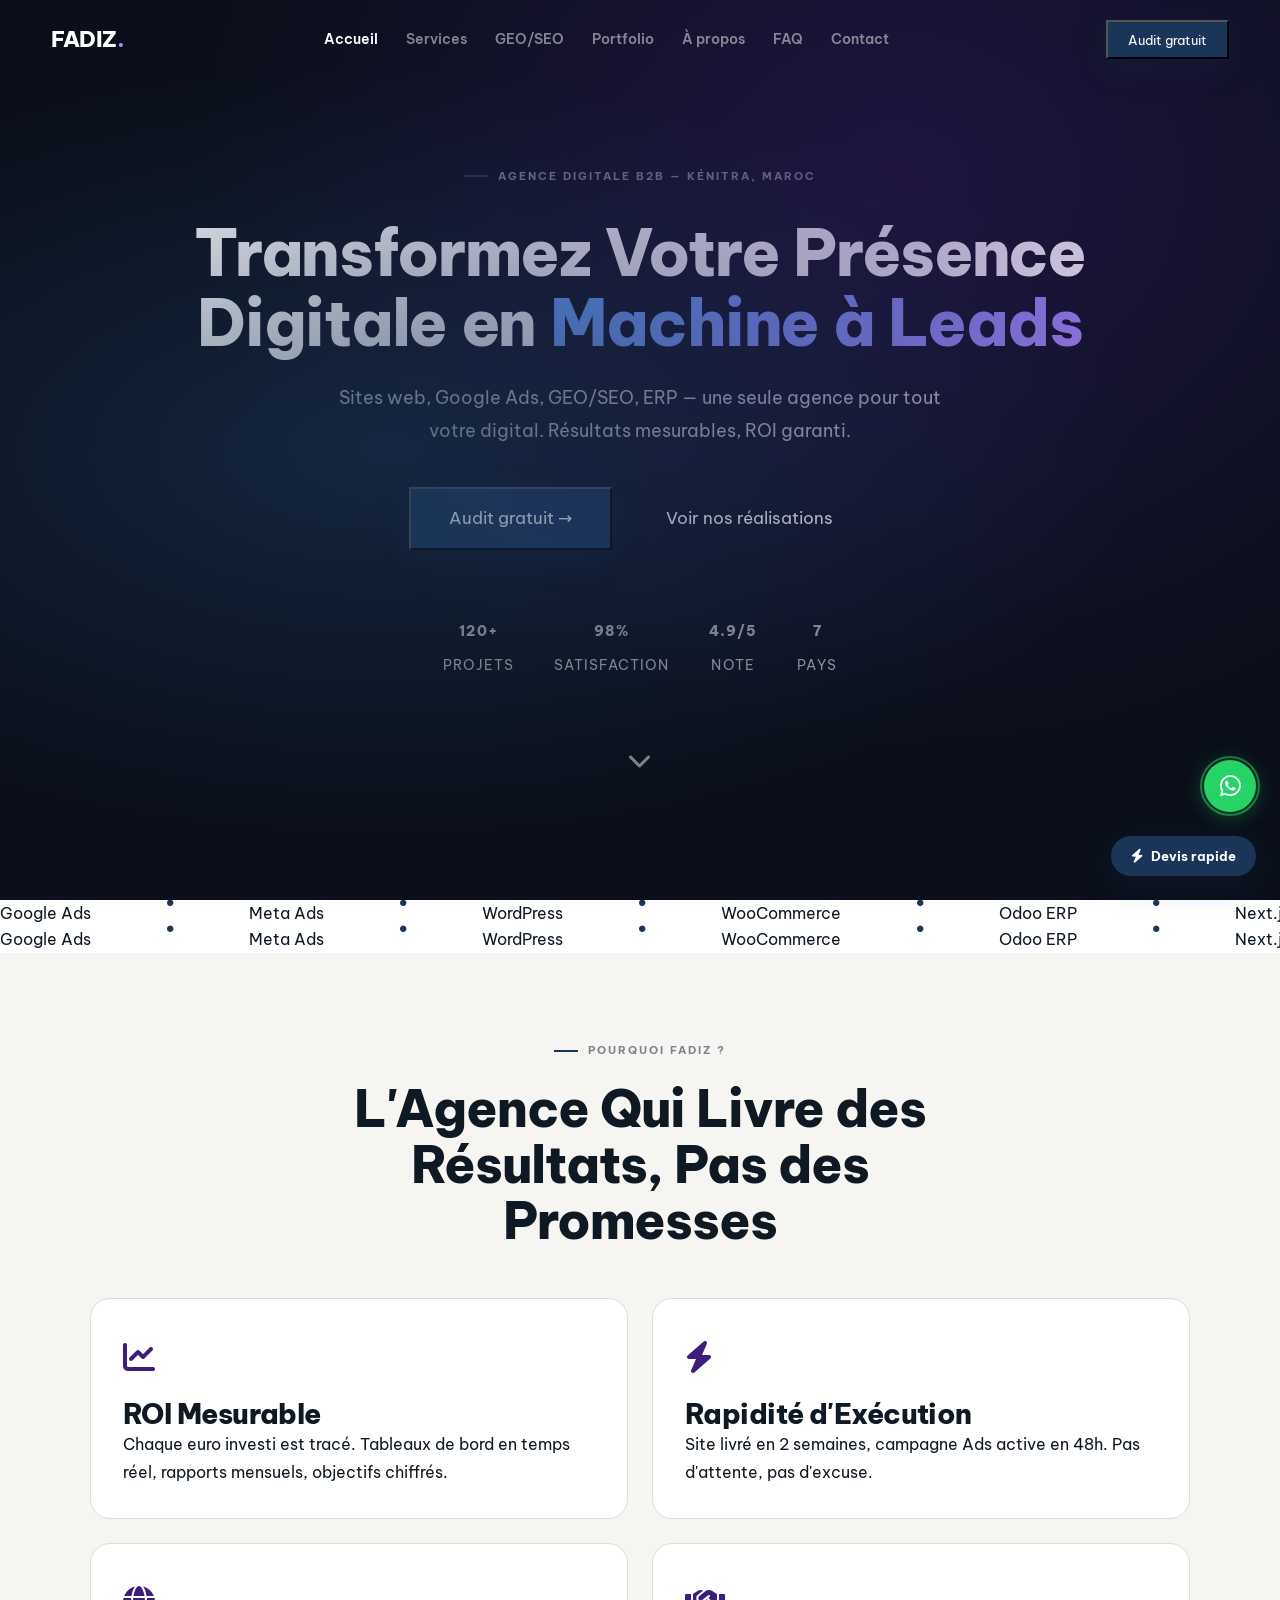
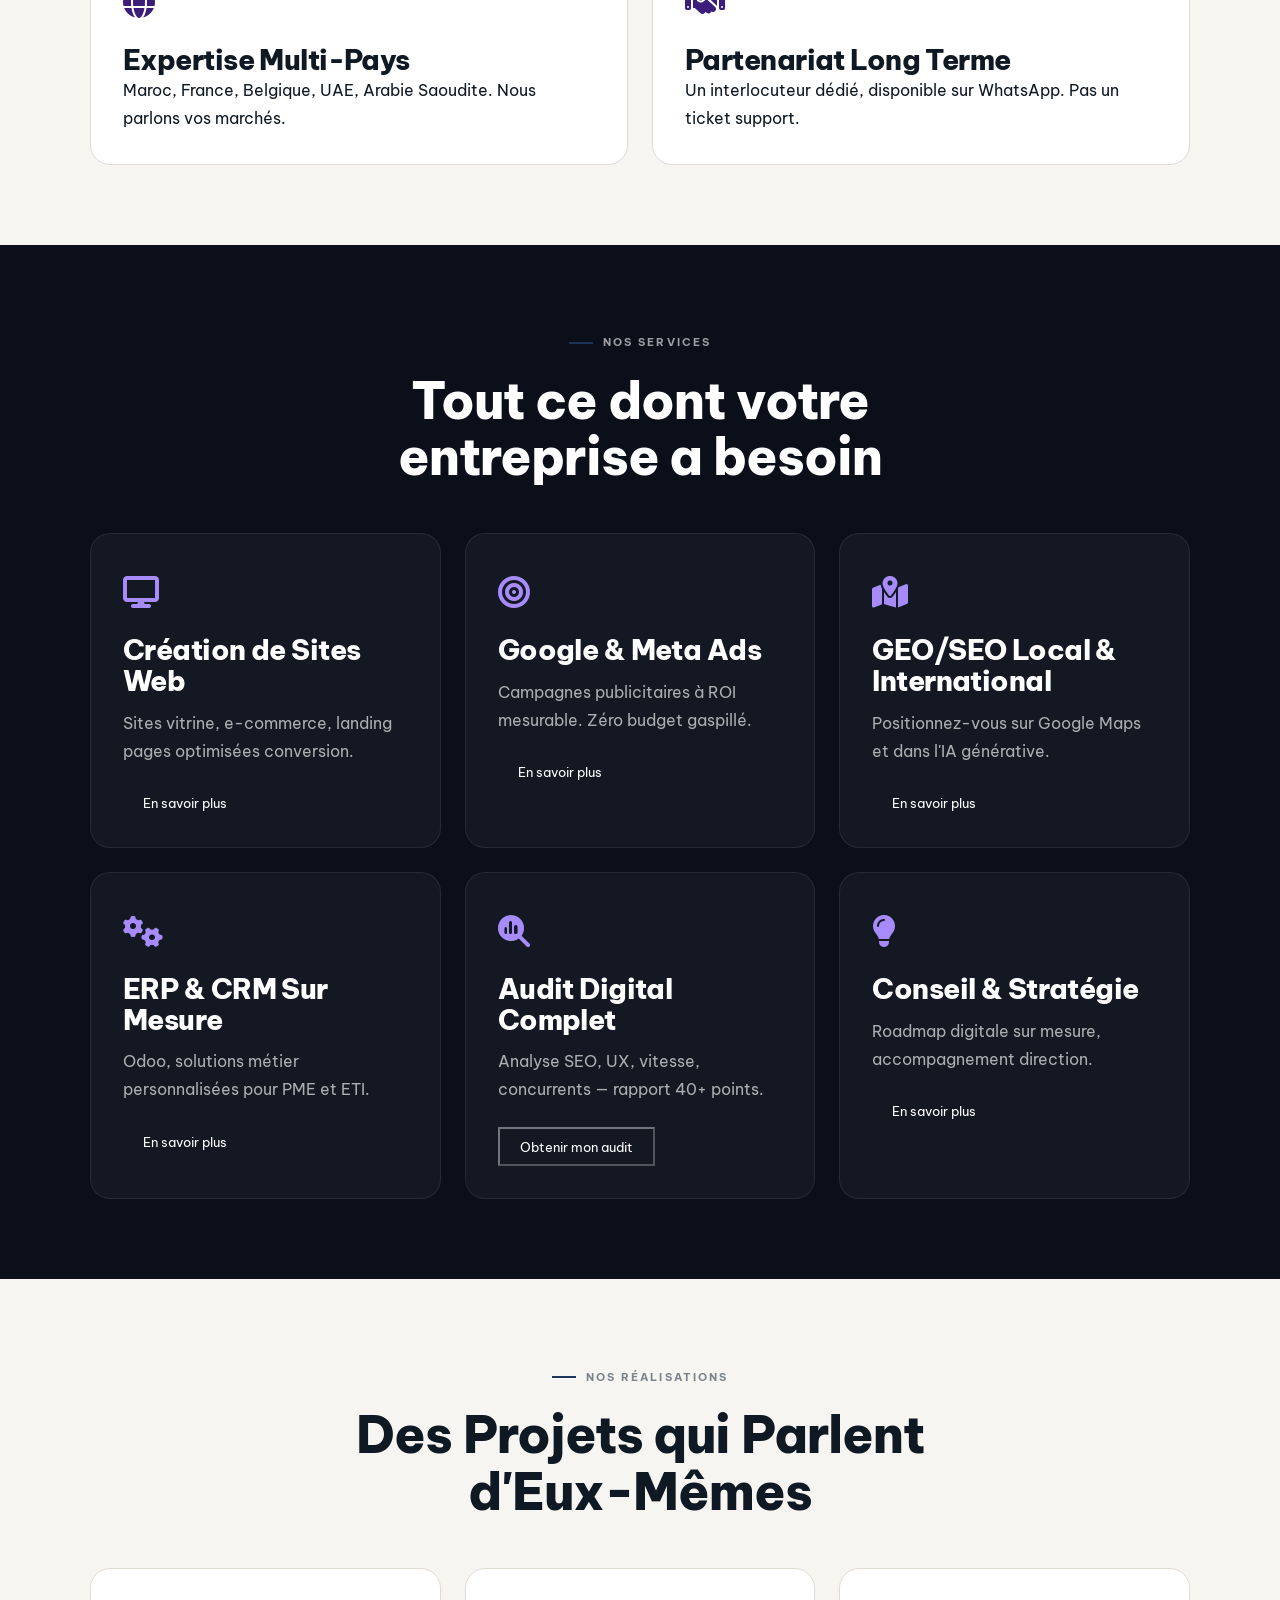
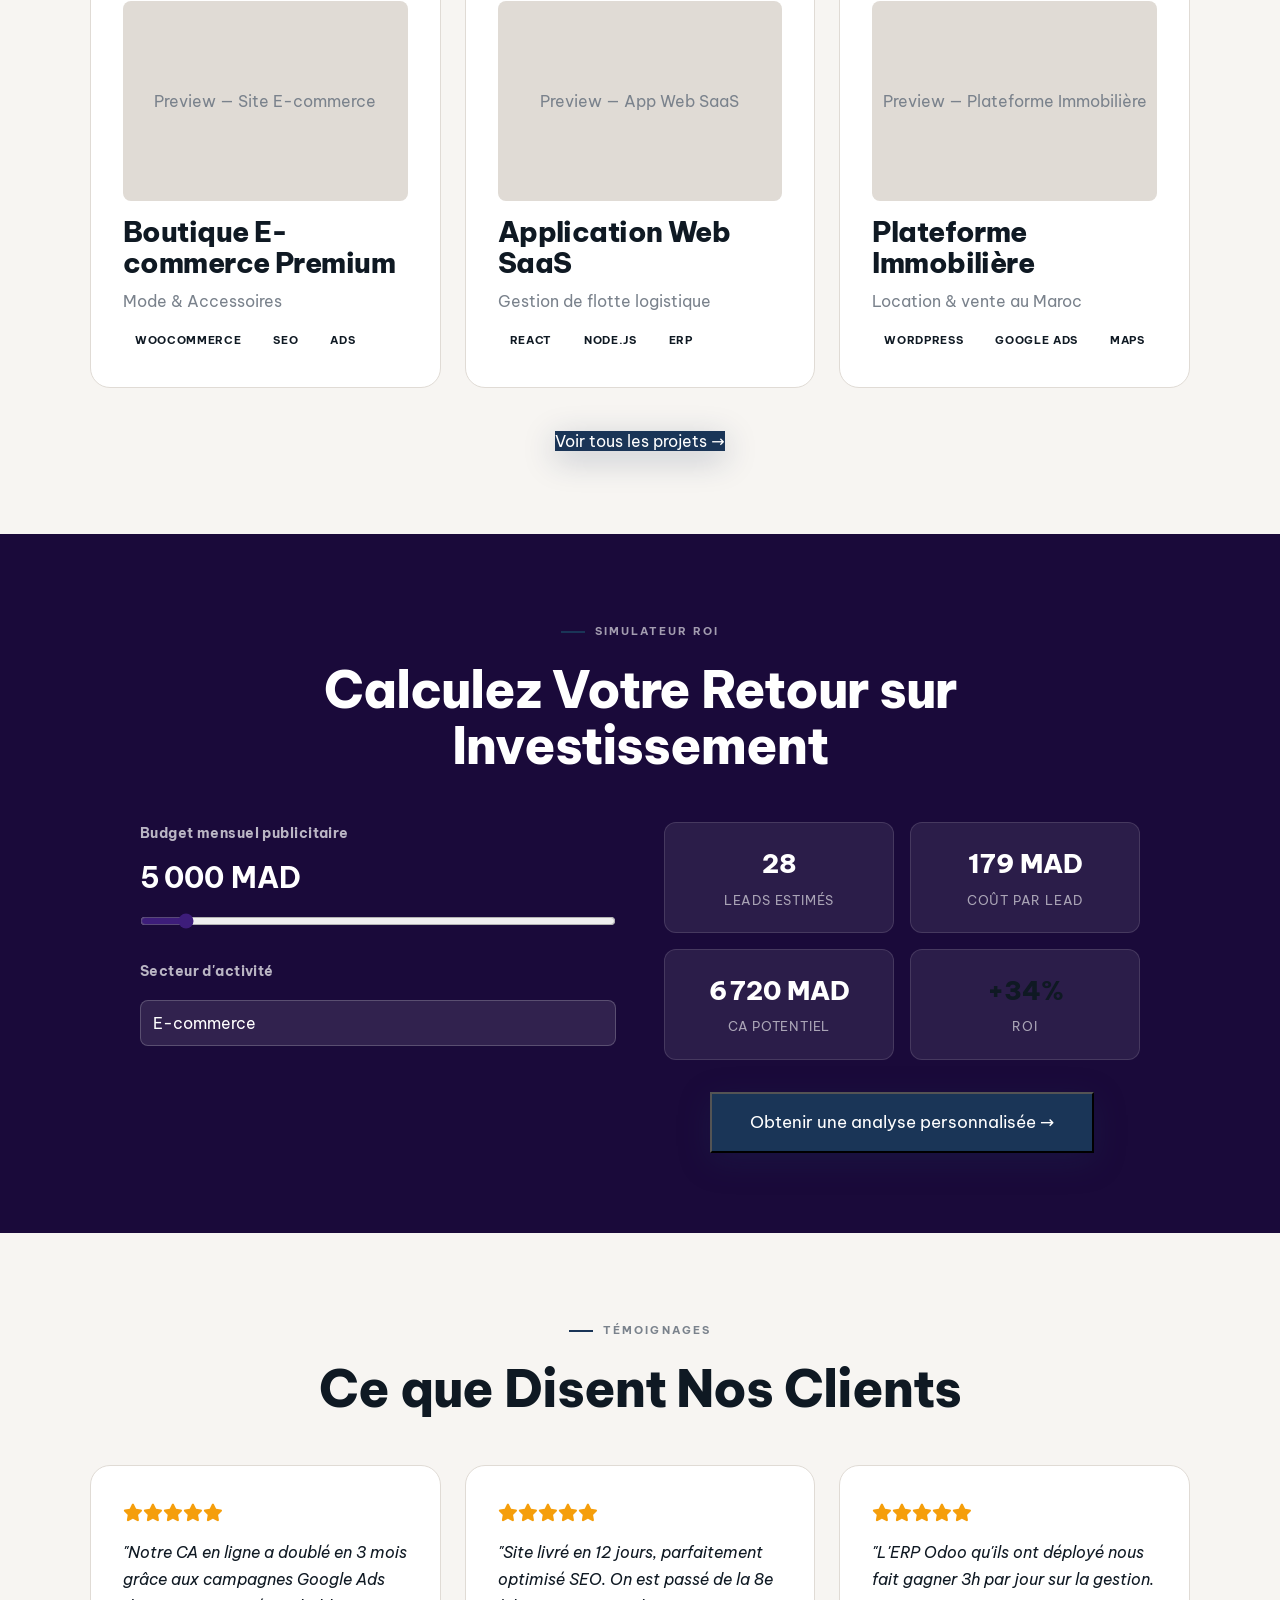
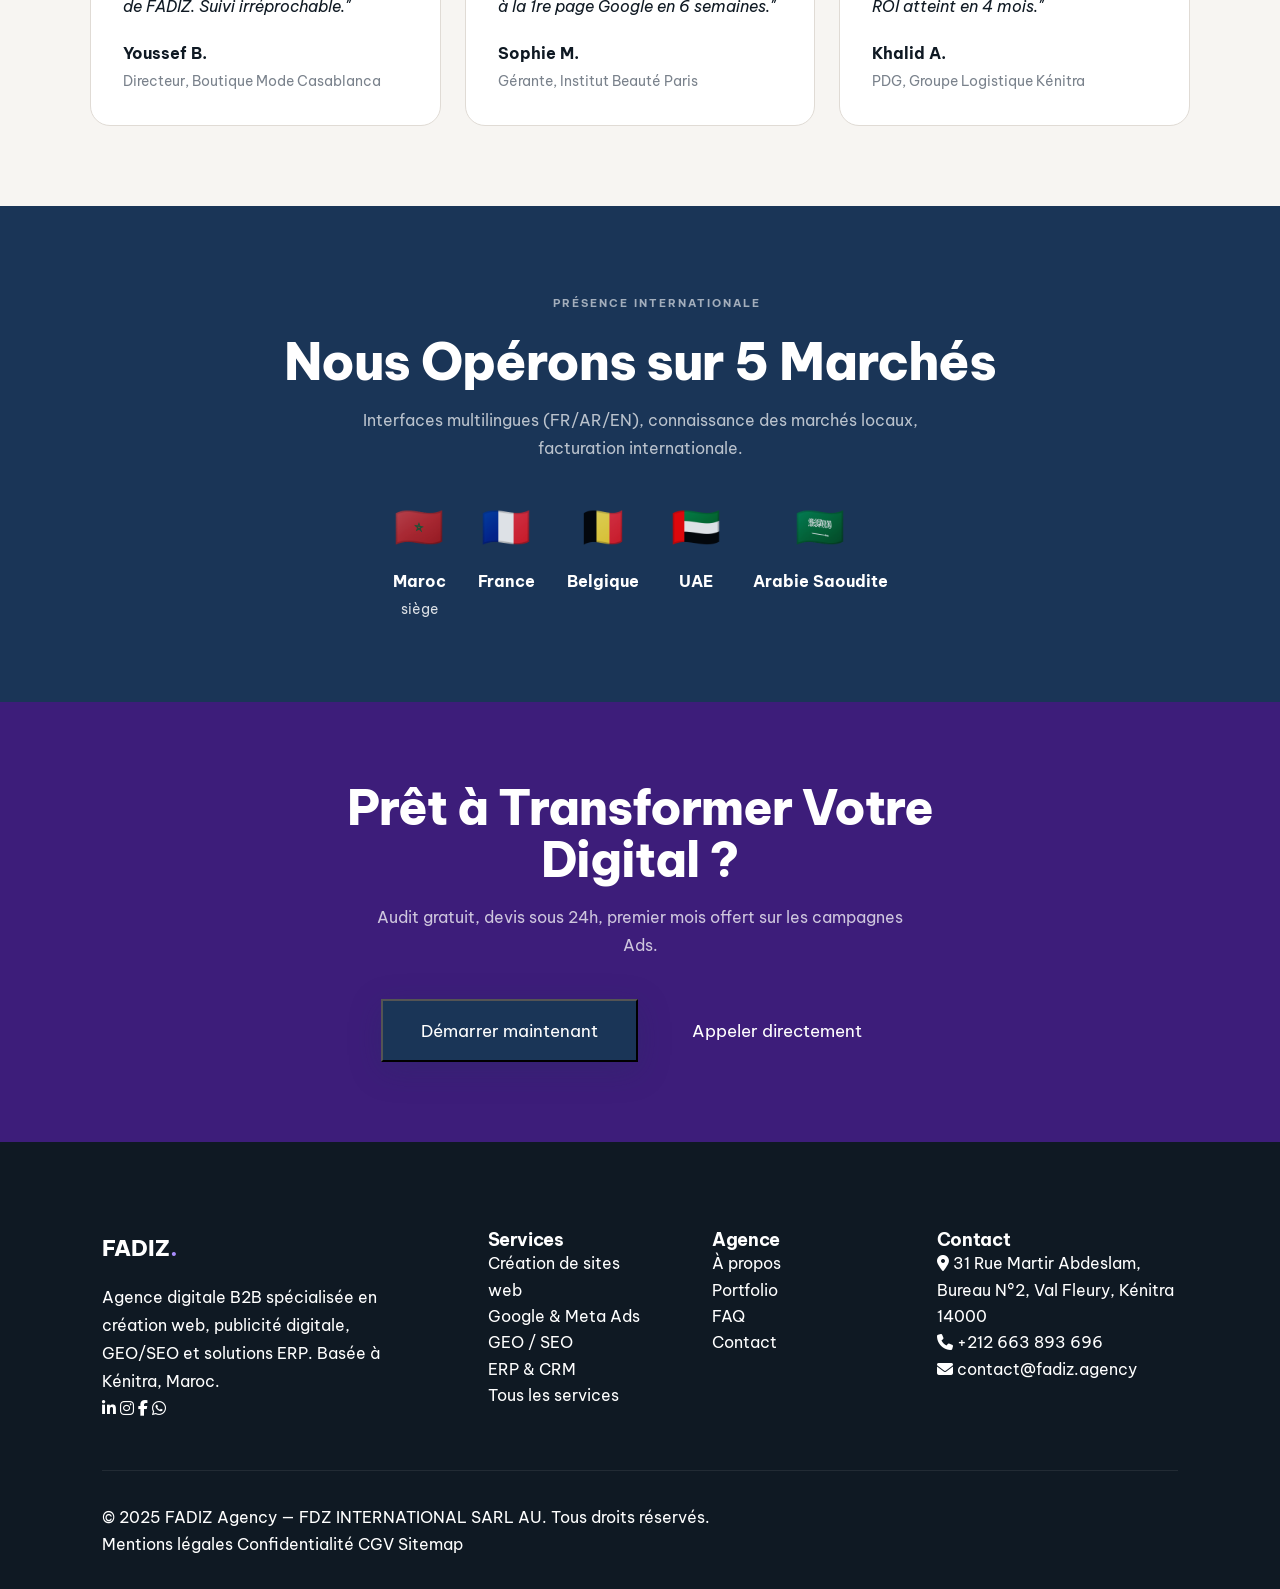
<file: index.html>
<!DOCTYPE html>
<html lang="fr">
<head>
  <meta charset="UTF-8">
  <meta name="viewport" content="width=device-width, initial-scale=1.0">
  <title>FADIZ Agency — Agence Digitale B2B Kénitra | Web · Ads · GEO/SEO · ERP</title>
  <meta name="description" content="FADIZ Agency, agence digitale B2B à Kénitra, Maroc. Création de sites web, Google &amp; Meta Ads, GEO/SEO, ERP Odoo. Résultats mesurables, ROI garanti. Audit gratuit.">
  <meta property="og:title" content="FADIZ Agency — Agence Digitale B2B Kénitra | Web · Ads · GEO/SEO · ERP">
  <meta property="og:description" content="FADIZ Agency, agence digitale B2B à Kénitra, Maroc. Création de sites web, Google &amp; Meta Ads, GEO/SEO, ERP Odoo. Résultats mesurables, ROI garanti.">
  <meta property="og:type" content="website">
  <meta property="og:url" content="https://fadiz.agency/">
  <link rel="canonical" href="https://fadiz.agency/">
  <link rel="preconnect" href="https://fonts.googleapis.com">
  <link rel="preconnect" href="https://fonts.gstatic.com" crossorigin>
  <link href="https://fonts.googleapis.com/css2?family=Be+Vietnam+Pro:wght@400;500;600;700;800&display=swap" rel="stylesheet">
  <link rel="stylesheet" href="https://cdnjs.cloudflare.com/ajax/libs/font-awesome/6.5.1/css/all.min.css">
  <link rel="stylesheet" href="css/main.css">
  <script type="application/ld+json">
  {"@context":"https://schema.org","@type":"LocalBusiness","name":"FADIZ Agency","url":"https://fadiz.agency","telephone":"+212663893696","address":{"@type":"PostalAddress","streetAddress":"31 Rue Martir Abdeslam Ben Mohammed, Bureau N°2, Val Fleury","addressLocality":"Kénitra","addressRegion":"Rabat-Salé-Kénitra","postalCode":"14000","addressCountry":"MA"},"areaServed":["MA","FR","BE","AE","SA"],"priceRange":"$$"}
  </script>
  <style>
.roi-layout{display:grid;grid-template-columns:1fr 1fr;gap:3rem;align-items:start}
.roi-form-side label{display:block;color:rgba(255,255,255,.7);margin-bottom:.5rem;font-size:.9rem}
.roi-form-side input[type=range]{width:100%;accent-color:var(--violet,#3d1d7a)}
.roi-budget-display{font-size:1.8rem;font-weight:700;color:#fff;margin:.5rem 0}
.roi-cards-grid{display:grid;grid-template-columns:1fr 1fr;gap:1rem}
.roi-card{background:rgba(255,255,255,.08);border:1px solid rgba(255,255,255,.12);border-radius:12px;padding:1.25rem;text-align:center}
.roi-card .roi-value{font-size:1.6rem;font-weight:800;color:#fff;display:block}
.roi-card .roi-label{font-size:.82rem;color:rgba(255,255,255,.6);text-transform:uppercase;letter-spacing:.06em}
.why-grid{display:grid;grid-template-columns:1fr 1fr;gap:1.5rem}
.services-grid{display:grid;grid-template-columns:repeat(3,1fr);gap:1.5rem}
.portfolio-grid{display:grid;grid-template-columns:repeat(3,1fr);gap:1.5rem}
.testi-grid{display:grid;grid-template-columns:repeat(3,1fr);gap:1.5rem}
.int-countries{display:flex;gap:2rem;flex-wrap:wrap;justify-content:center;margin-top:2rem}
.int-country{text-align:center;color:rgba(255,255,255,.85)}
.int-country .flag{font-size:2.5rem;display:block;margin-bottom:.5rem}
.int-country span{font-size:.9rem}
.section-center{text-align:center;max-width:700px;margin:0 auto 3rem}
.section-cta{text-align:center;margin-top:2.5rem}
@media(max-width:900px){.roi-layout,.why-grid,.services-grid,.portfolio-grid,.testi-grid{grid-template-columns:1fr 1fr}}
@media(max-width:600px){.roi-layout,.why-grid,.services-grid,.portfolio-grid,.testi-grid,.roi-cards-grid{grid-template-columns:1fr}}

.gradient-text{background:linear-gradient(135deg,#60a5fa,#a78bfa);-webkit-background-clip:text;-webkit-text-fill-color:transparent;background-clip:text}
.hero{position:relative;min-height:100vh;display:flex;flex-direction:column;align-items:center;justify-content:center;text-align:center;padding:8rem var(--section-px,2rem) 5rem;overflow:hidden}
.hero::before{content:'';position:absolute;inset:0;background:radial-gradient(ellipse at 30% 50%,rgba(26,53,87,.6) 0%,transparent 60%),radial-gradient(ellipse at 70% 20%,rgba(61,29,122,.4) 0%,transparent 55%);pointer-events:none}
.hero h1{font-size:clamp(2.4rem,5vw,4.2rem);font-weight:800;line-height:1.1;color:#fff;max-width:900px;margin:.75rem auto 1.5rem}
.hero p{color:rgba(255,255,255,.75);font-size:1.15rem;max-width:620px;margin:0 auto 2.5rem}
.hero-ctas{display:flex;gap:1rem;flex-wrap:wrap;justify-content:center;margin-bottom:3rem}
.hero-stats{display:flex;gap:2.5rem;flex-wrap:wrap;justify-content:center;margin-bottom:3rem}
.hero-stats .stat{text-align:center}
.hero-stats .stat strong{display:block;font-size:2rem;font-weight:800;color:#fff}
.hero-stats .stat span{font-size:.85rem;color:rgba(255,255,255,.6);text-transform:uppercase;letter-spacing:.08em}
.hero-arrow{display:block;color:rgba(255,255,255,.5);font-size:1.5rem;animation:bounce 2s infinite;margin-top:1rem;text-decoration:none}
@keyframes bounce{0%,100%{transform:translateY(0)}50%{transform:translateY(8px)}}
  </style>
</head>
<body>
  <!-- WhatsApp float -->
  <a href="https://wa.me/212663893696?text=Salam%2C+je+voudrais+un+audit+gratuit+de+mon+site." class="float-wa" target="_blank" rel="noopener" aria-label="WhatsApp FADIZ Agency">
    <i class="fa-brands fa-whatsapp"></i>
  </a>
  <!-- Devis float -->
  <button class="float-devis" data-modal-open aria-label="Devis rapide">
    <i class="fa-solid fa-bolt"></i> Devis rapide
  </button>
  <!-- Modal Audit -->
  <div class="modal-overlay" id="modal" role="dialog" aria-modal="true" aria-labelledby="modal-title">
    <div class="modal-box">
      <button class="modal-close" data-modal-close aria-label="Fermer">&times;</button>
      <p class="section-label">Offre limitée</p>
      <h2 id="modal-title">Audit Digital Gratuit</h2>
      <p style="color:var(--muted);margin-bottom:1.5rem">Recevez une analyse complète de votre présence en ligne sous 24h — sans engagement.</p>
      <form>
        <div class="form-row">
          <div class="form-group"><label>Prénom *</label><input type="text" name="prenom" required placeholder="Votre prénom"></div>
          <div class="form-group"><label>Entreprise *</label><input type="text" name="entreprise" required placeholder="Nom de votre société"></div>
        </div>
        <div class="form-row">
          <div class="form-group"><label>Email *</label><input type="email" name="email" required placeholder="votre@email.com"></div>
          <div class="form-group"><label>WhatsApp</label><input type="tel" name="whatsapp" placeholder="+212 6XX XXX XXX"></div>
        </div>
        <div class="form-group"><label>URL de votre site</label><input type="url" name="url" placeholder="https://votresite.com"></div>
        <div class="form-group">
          <label>Votre besoin principal *</label>
          <select name="besoin" required>
            <option value="">— Choisir —</option>
            <option>Site web professionnel</option>
            <option>Publicité Google / Meta Ads</option>
            <option>Référencement GEO / SEO</option>
            <option>Logiciel ERP / CRM</option>
            <option>Conseil &amp; stratégie digitale</option>
          </select>
        </div>
        <button type="submit" class="btn-primary btn-full">Demander mon audit gratuit <i class="fa-solid fa-arrow-right"></i></button>
        <p style="font-size:.78rem;color:var(--muted);text-align:center;margin-top:.75rem">Zéro spam. Données protégées. Réponse sous 24h.</p>
      </form>
    </div>
  </div>
  <!-- Header -->
  <header id="header">
    <nav class="nav-inner">
      <a href="index.html" class="nav-logo">
        <span style="font-weight:800;font-size:1.4rem;color:#fff;letter-spacing:-.02em">FADIZ<span style="color:var(--violet-light,#a78bfa)">.</span></span>
      </a>
      <ul class="nav-links">
        <li><a href="index.html">Accueil</a></li>
        <li><a href="services.html">Services</a></li>
        <li><a href="geo-seo.html">GEO/SEO</a></li>
        <li><a href="portfolio.html">Portfolio</a></li>
        <li><a href="about.html">À propos</a></li>
        <li><a href="faq.html">FAQ</a></li>
        <li><a href="contact.html">Contact</a></li>
      </ul>
      <div class="nav-cta">
        <a href="https://wa.me/212663893696" class="nav-wa" target="_blank" rel="noopener" aria-label="WhatsApp"><i class="fa-brands fa-whatsapp"></i></a>
        <button class="btn-primary btn-sm" data-modal-open>Audit gratuit</button>
      </div>
      <button class="hamburger" id="nav-toggle" aria-label="Menu" aria-expanded="false">
        <span></span><span></span><span></span>
      </button>
    </nav>
  </header>
  <!-- Mobile Drawer -->
  <div id="mobile-drawer" role="navigation" aria-label="Menu mobile">
    <div id="drawer-overlay"></div>
    <div class="drawer-panel">
      <button class="drawer-close" id="drawer-close" aria-label="Fermer menu">&times;</button>
      <a href="index.html" class="drawer-logo"><span style="font-weight:800;font-size:1.5rem">FADIZ<span style="color:var(--violet-light,#a78bfa)">.</span></span></a>
      <ul>
        <li><a href="index.html"><i class="fa-solid fa-house"></i> Accueil</a></li>
        <li><a href="services.html"><i class="fa-solid fa-layer-group"></i> Services</a></li>
        <li><a href="geo-seo.html"><i class="fa-solid fa-map-location-dot"></i> GEO/SEO</a></li>
        <li><a href="portfolio.html"><i class="fa-solid fa-briefcase"></i> Portfolio</a></li>
        <li><a href="about.html"><i class="fa-solid fa-users"></i> À propos</a></li>
        <li><a href="faq.html"><i class="fa-solid fa-circle-question"></i> FAQ</a></li>
        <li><a href="contact.html"><i class="fa-solid fa-envelope"></i> Contact</a></li>
      </ul>
      <div style="padding:1.5rem">
        <button class="btn-primary btn-full" data-modal-open>Audit gratuit <i class="fa-solid fa-arrow-right"></i></button>
        <a href="https://wa.me/212663893696" class="btn-outline btn-full" style="margin-top:.75rem;text-align:center;display:block" target="_blank" rel="noopener"><i class="fa-brands fa-whatsapp"></i> WhatsApp direct</a>
      </div>
    </div>
  </div>
  <main>

    <!-- ══════════════════════════════════════════════════════════
         HERO
    ══════════════════════════════════════════════════════════ -->
    <section class="hero" style="background:var(--hero-bg,#0a0f1a)" aria-label="FADIZ Agency — Agence Digitale B2B Kénitra">
      <span class="section-label">Agence Digitale B2B — Kénitra, Maroc</span>
      <h1>Transformez Votre Présence Digitale en <span class="gradient-text">Machine à Leads</span></h1>
      <p>Sites web, Google Ads, GEO/SEO, ERP — une seule agence pour tout votre digital. Résultats mesurables, ROI garanti.</p>
      <div class="hero-ctas">
        <button class="btn-primary btn-lg" data-modal-open>Audit gratuit →</button>
        <a href="portfolio.html" class="btn-outline-white btn-lg">Voir nos réalisations</a>
      </div>
      <div class="hero-stats" aria-label="Chiffres clés FADIZ Agency">
        <div class="stat">
          <strong><span data-counter="120" data-suffix="+">0</span></strong>
          <span>Projets</span>
        </div>
        <div class="stat">
          <strong><span data-counter="98" data-suffix="%">0</span></strong>
          <span>Satisfaction</span>
        </div>
        <div class="stat">
          <strong><span data-counter="4.9" data-suffix="/5">0</span></strong>
          <span>Note</span>
        </div>
        <div class="stat">
          <strong><span data-counter="7">0</span></strong>
          <span>Pays</span>
        </div>
      </div>
      <a href="#services" class="hero-arrow" aria-label="Défiler vers les services"><i class="fa-solid fa-chevron-down"></i></a>
    </section>

    <!-- ══════════════════════════════════════════════════════════
         TICKER
    ══════════════════════════════════════════════════════════ -->
    <div class="ticker-wrapper" style="background:#fff" aria-hidden="true">
      <div class="ticker-track">
        <span>Google Ads</span><i class="fa-solid fa-circle" style="color:var(--blue,#1a3557);font-size:.4rem;vertical-align:middle;margin:0 .75rem"></i>
        <span>Meta Ads</span><i class="fa-solid fa-circle" style="color:var(--blue,#1a3557);font-size:.4rem;vertical-align:middle;margin:0 .75rem"></i>
        <span>WordPress</span><i class="fa-solid fa-circle" style="color:var(--blue,#1a3557);font-size:.4rem;vertical-align:middle;margin:0 .75rem"></i>
        <span>WooCommerce</span><i class="fa-solid fa-circle" style="color:var(--blue,#1a3557);font-size:.4rem;vertical-align:middle;margin:0 .75rem"></i>
        <span>Odoo ERP</span><i class="fa-solid fa-circle" style="color:var(--blue,#1a3557);font-size:.4rem;vertical-align:middle;margin:0 .75rem"></i>
        <span>Next.js</span><i class="fa-solid fa-circle" style="color:var(--blue,#1a3557);font-size:.4rem;vertical-align:middle;margin:0 .75rem"></i>
        <span>Tailwind CSS</span><i class="fa-solid fa-circle" style="color:var(--blue,#1a3557);font-size:.4rem;vertical-align:middle;margin:0 .75rem"></i>
        <span>Google Analytics</span><i class="fa-solid fa-circle" style="color:var(--blue,#1a3557);font-size:.4rem;vertical-align:middle;margin:0 .75rem"></i>
        <span>SEMrush</span><i class="fa-solid fa-circle" style="color:var(--blue,#1a3557);font-size:.4rem;vertical-align:middle;margin:0 .75rem"></i>
        <span>Hotjar</span><i class="fa-solid fa-circle" style="color:var(--blue,#1a3557);font-size:.4rem;vertical-align:middle;margin:0 .75rem"></i>
        <span>Shopify</span><i class="fa-solid fa-circle" style="color:var(--blue,#1a3557);font-size:.4rem;vertical-align:middle;margin:0 .75rem"></i>
        <span>Zapier</span><i class="fa-solid fa-circle" style="color:var(--blue,#1a3557);font-size:.4rem;vertical-align:middle;margin:0 .75rem"></i>
        <!-- duplicate for seamless loop -->
        <span>Google Ads</span><i class="fa-solid fa-circle" style="color:var(--blue,#1a3557);font-size:.4rem;vertical-align:middle;margin:0 .75rem"></i>
        <span>Meta Ads</span><i class="fa-solid fa-circle" style="color:var(--blue,#1a3557);font-size:.4rem;vertical-align:middle;margin:0 .75rem"></i>
        <span>WordPress</span><i class="fa-solid fa-circle" style="color:var(--blue,#1a3557);font-size:.4rem;vertical-align:middle;margin:0 .75rem"></i>
        <span>WooCommerce</span><i class="fa-solid fa-circle" style="color:var(--blue,#1a3557);font-size:.4rem;vertical-align:middle;margin:0 .75rem"></i>
        <span>Odoo ERP</span><i class="fa-solid fa-circle" style="color:var(--blue,#1a3557);font-size:.4rem;vertical-align:middle;margin:0 .75rem"></i>
        <span>Next.js</span><i class="fa-solid fa-circle" style="color:var(--blue,#1a3557);font-size:.4rem;vertical-align:middle;margin:0 .75rem"></i>
        <span>Tailwind CSS</span><i class="fa-solid fa-circle" style="color:var(--blue,#1a3557);font-size:.4rem;vertical-align:middle;margin:0 .75rem"></i>
        <span>Google Analytics</span><i class="fa-solid fa-circle" style="color:var(--blue,#1a3557);font-size:.4rem;vertical-align:middle;margin:0 .75rem"></i>
        <span>SEMrush</span><i class="fa-solid fa-circle" style="color:var(--blue,#1a3557);font-size:.4rem;vertical-align:middle;margin:0 .75rem"></i>
        <span>Hotjar</span><i class="fa-solid fa-circle" style="color:var(--blue,#1a3557);font-size:.4rem;vertical-align:middle;margin:0 .75rem"></i>
        <span>Shopify</span><i class="fa-solid fa-circle" style="color:var(--blue,#1a3557);font-size:.4rem;vertical-align:middle;margin:0 .75rem"></i>
        <span>Zapier</span>
      </div>
    </div>

    <!-- ══════════════════════════════════════════════════════════
         WHY FADIZ
    ══════════════════════════════════════════════════════════ -->
    <section id="why" style="background:var(--bg,#f7f5f2);padding:5rem 2rem">
      <div class="section-center">
        <p class="section-label">Pourquoi FADIZ ?</p>
        <h2>L'Agence Qui Livre des Résultats, Pas des Promesses</h2>
      </div>
      <div class="why-grid" style="max-width:1100px;margin:0 auto">
        <div class="card">
          <div style="font-size:2rem;color:var(--violet,#3d1d7a);margin-bottom:1rem"><i class="fa-solid fa-chart-line"></i></div>
          <h3>ROI Mesurable</h3>
          <p>Chaque euro investi est tracé. Tableaux de bord en temps réel, rapports mensuels, objectifs chiffrés.</p>
        </div>
        <div class="card">
          <div style="font-size:2rem;color:var(--violet,#3d1d7a);margin-bottom:1rem"><i class="fa-solid fa-bolt"></i></div>
          <h3>Rapidité d'Exécution</h3>
          <p>Site livré en 2 semaines, campagne Ads active en 48h. Pas d'attente, pas d'excuse.</p>
        </div>
        <div class="card">
          <div style="font-size:2rem;color:var(--violet,#3d1d7a);margin-bottom:1rem"><i class="fa-solid fa-globe"></i></div>
          <h3>Expertise Multi-Pays</h3>
          <p>Maroc, France, Belgique, UAE, Arabie Saoudite. Nous parlons vos marchés.</p>
        </div>
        <div class="card">
          <div style="font-size:2rem;color:var(--violet,#3d1d7a);margin-bottom:1rem"><i class="fa-solid fa-handshake"></i></div>
          <h3>Partenariat Long Terme</h3>
          <p>Un interlocuteur dédié, disponible sur WhatsApp. Pas un ticket support.</p>
        </div>
      </div>
    </section>

    <!-- ══════════════════════════════════════════════════════════
         SERVICES
    ══════════════════════════════════════════════════════════ -->
    <section id="services" style="background:var(--hero-bg,#0a0f1a);padding:5rem 2rem">
      <div class="section-center">
        <p class="section-label" style="color:rgba(255,255,255,.6)">Nos Services</p>
        <h2 style="color:#fff">Tout ce dont votre entreprise a besoin</h2>
      </div>
      <div class="services-grid" style="max-width:1100px;margin:0 auto">
        <div class="card-dark">
          <div style="font-size:2rem;color:#a78bfa;margin-bottom:1rem"><i class="fa-solid fa-display"></i></div>
          <h3 style="color:#fff;margin-bottom:.75rem">Création de Sites Web</h3>
          <p style="color:rgba(255,255,255,.65);margin-bottom:1.5rem">Sites vitrine, e-commerce, landing pages optimisées conversion.</p>
          <a href="service-web.html" class="btn-outline-white btn-sm">En savoir plus</a>
        </div>
        <div class="card-dark">
          <div style="font-size:2rem;color:#a78bfa;margin-bottom:1rem"><i class="fa-solid fa-bullseye"></i></div>
          <h3 style="color:#fff;margin-bottom:.75rem">Google &amp; Meta Ads</h3>
          <p style="color:rgba(255,255,255,.65);margin-bottom:1.5rem">Campagnes publicitaires à ROI mesurable. Zéro budget gaspillé.</p>
          <a href="service-ads.html" class="btn-outline-white btn-sm">En savoir plus</a>
        </div>
        <div class="card-dark">
          <div style="font-size:2rem;color:#a78bfa;margin-bottom:1rem"><i class="fa-solid fa-map-location-dot"></i></div>
          <h3 style="color:#fff;margin-bottom:.75rem">GEO/SEO Local &amp; International</h3>
          <p style="color:rgba(255,255,255,.65);margin-bottom:1.5rem">Positionnez-vous sur Google Maps et dans l'IA générative.</p>
          <a href="geo-seo.html" class="btn-outline-white btn-sm">En savoir plus</a>
        </div>
        <div class="card-dark">
          <div style="font-size:2rem;color:#a78bfa;margin-bottom:1rem"><i class="fa-solid fa-gears"></i></div>
          <h3 style="color:#fff;margin-bottom:.75rem">ERP &amp; CRM Sur Mesure</h3>
          <p style="color:rgba(255,255,255,.65);margin-bottom:1.5rem">Odoo, solutions métier personnalisées pour PME et ETI.</p>
          <a href="service-erp.html" class="btn-outline-white btn-sm">En savoir plus</a>
        </div>
        <div class="card-dark">
          <div style="font-size:2rem;color:#a78bfa;margin-bottom:1rem"><i class="fa-solid fa-magnifying-glass-chart"></i></div>
          <h3 style="color:#fff;margin-bottom:.75rem">Audit Digital Complet</h3>
          <p style="color:rgba(255,255,255,.65);margin-bottom:1.5rem">Analyse SEO, UX, vitesse, concurrents — rapport 40+ points.</p>
          <button class="btn-outline-white btn-sm" data-modal-open>Obtenir mon audit</button>
        </div>
        <div class="card-dark">
          <div style="font-size:2rem;color:#a78bfa;margin-bottom:1rem"><i class="fa-solid fa-lightbulb"></i></div>
          <h3 style="color:#fff;margin-bottom:.75rem">Conseil &amp; Stratégie</h3>
          <p style="color:rgba(255,255,255,.65);margin-bottom:1.5rem">Roadmap digitale sur mesure, accompagnement direction.</p>
          <a href="services.html" class="btn-outline-white btn-sm">En savoir plus</a>
        </div>
      </div>
    </section>

    <!-- ══════════════════════════════════════════════════════════
         PORTFOLIO PREVIEW
    ══════════════════════════════════════════════════════════ -->
    <section id="portfolio-preview" style="background:var(--bg,#f7f5f2);padding:5rem 2rem">
      <div class="section-center">
        <p class="section-label">Nos Réalisations</p>
        <h2>Des Projets qui Parlent d'Eux-Mêmes</h2>
      </div>
      <div class="portfolio-grid" style="max-width:1100px;margin:0 auto">
        <div class="card">
          <div style="background:#e0dbd5;height:200px;border-radius:8px;margin-bottom:1rem;display:flex;align-items:center;justify-content:center;color:var(--muted,#888)">Preview — Site E-commerce</div>
          <h3>Boutique E-commerce Premium</h3>
          <p style="color:var(--muted,#666);margin:.5rem 0 0">Mode &amp; Accessoires</p>
          <div style="display:flex;gap:.5rem;flex-wrap:wrap;margin-top:.75rem">
            <span class="badge">WooCommerce</span>
            <span class="badge">SEO</span>
            <span class="badge">Ads</span>
          </div>
        </div>
        <div class="card">
          <div style="background:#e0dbd5;height:200px;border-radius:8px;margin-bottom:1rem;display:flex;align-items:center;justify-content:center;color:var(--muted,#888)">Preview — App Web SaaS</div>
          <h3>Application Web SaaS</h3>
          <p style="color:var(--muted,#666);margin:.5rem 0 0">Gestion de flotte logistique</p>
          <div style="display:flex;gap:.5rem;flex-wrap:wrap;margin-top:.75rem">
            <span class="badge">React</span>
            <span class="badge">Node.js</span>
            <span class="badge">ERP</span>
          </div>
        </div>
        <div class="card">
          <div style="background:#e0dbd5;height:200px;border-radius:8px;margin-bottom:1rem;display:flex;align-items:center;justify-content:center;color:var(--muted,#888)">Preview — Plateforme Immobilière</div>
          <h3>Plateforme Immobilière</h3>
          <p style="color:var(--muted,#666);margin:.5rem 0 0">Location &amp; vente au Maroc</p>
          <div style="display:flex;gap:.5rem;flex-wrap:wrap;margin-top:.75rem">
            <span class="badge">WordPress</span>
            <span class="badge">Google Ads</span>
            <span class="badge">Maps</span>
          </div>
        </div>
      </div>
      <div class="section-cta">
        <a href="portfolio.html" class="btn-primary">Voir tous les projets →</a>
      </div>
    </section>

    <!-- ══════════════════════════════════════════════════════════
         ROI SIMULATOR
    ══════════════════════════════════════════════════════════ -->
    <section id="roi-calc" style="background:var(--violet-bg,#1a0a3a);padding:5rem 2rem">
      <div class="section-center">
        <p class="section-label" style="color:rgba(255,255,255,.6)">Simulateur ROI</p>
        <h2 style="color:#fff">Calculez Votre Retour sur Investissement</h2>
      </div>
      <div class="roi-layout" style="max-width:1000px;margin:0 auto">
        <div class="roi-form-side">
          <label for="roi-budget">Budget mensuel publicitaire</label>
          <div class="roi-budget-display" id="roi-budget-val">5 000 MAD</div>
          <input type="range" id="roi-budget" min="1000" max="50000" step="500" value="5000" aria-label="Budget mensuel en MAD">
          <div style="margin-top:1.5rem">
            <label for="roi-sector">Secteur d'activité</label>
            <select id="roi-sector" style="width:100%;padding:.75rem;border-radius:8px;background:rgba(255,255,255,.1);border:1px solid rgba(255,255,255,.2);color:#fff;font-size:1rem;margin-top:.5rem">
              <option value="ecommerce">E-commerce</option>
              <option value="immobilier">Immobilier</option>
              <option value="restauration">Restauration</option>
              <option value="sante">Santé &amp; Bien-être</option>
              <option value="education">Éducation &amp; Formation</option>
              <option value="btp">BTP &amp; Construction</option>
              <option value="default">Autre secteur</option>
            </select>
          </div>
        </div>
        <div>
          <div class="roi-cards-grid" aria-live="polite" aria-label="Résultats estimés">
            <div class="roi-card">
              <span class="roi-value" id="roi-leads">—</span>
              <span class="roi-label">Leads estimés</span>
            </div>
            <div class="roi-card">
              <span class="roi-value" id="roi-cpl">—</span>
              <span class="roi-label">Coût par lead</span>
            </div>
            <div class="roi-card">
              <span class="roi-value" id="roi-ca">—</span>
              <span class="roi-label">CA potentiel</span>
            </div>
            <div class="roi-card">
              <span class="roi-value" id="roi-percent">—</span>
              <span class="roi-label">ROI</span>
            </div>
          </div>
          <div style="margin-top:2rem;text-align:center">
            <button class="btn-primary btn-lg" data-modal-open>Obtenir une analyse personnalisée →</button>
          </div>
        </div>
      </div>
    </section>

    <!-- ══════════════════════════════════════════════════════════
         TESTIMONIALS
    ══════════════════════════════════════════════════════════ -->
    <section id="testimonials" style="background:var(--bg,#f7f5f2);padding:5rem 2rem">
      <div class="section-center">
        <p class="section-label">Témoignages</p>
        <h2>Ce que Disent Nos Clients</h2>
      </div>
      <div class="testi-grid" style="max-width:1100px;margin:0 auto">
        <div class="testi-card">
          <div style="color:#f59e0b;margin-bottom:.75rem;font-size:1.1rem" aria-label="5 étoiles sur 5">
            <i class="fa-solid fa-star"></i><i class="fa-solid fa-star"></i><i class="fa-solid fa-star"></i><i class="fa-solid fa-star"></i><i class="fa-solid fa-star"></i>
          </div>
          <p style="font-style:italic;color:var(--ink,#0f1923);line-height:1.7;margin-bottom:1.25rem">"Notre CA en ligne a doublé en 3 mois grâce aux campagnes Google Ads de FADIZ. Suivi irréprochable."</p>
          <div>
            <strong style="display:block">Youssef B.</strong>
            <span style="font-size:.85rem;color:var(--muted,#666)">Directeur, Boutique Mode Casablanca</span>
          </div>
        </div>
        <div class="testi-card">
          <div style="color:#f59e0b;margin-bottom:.75rem;font-size:1.1rem" aria-label="5 étoiles sur 5">
            <i class="fa-solid fa-star"></i><i class="fa-solid fa-star"></i><i class="fa-solid fa-star"></i><i class="fa-solid fa-star"></i><i class="fa-solid fa-star"></i>
          </div>
          <p style="font-style:italic;color:var(--ink,#0f1923);line-height:1.7;margin-bottom:1.25rem">"Site livré en 12 jours, parfaitement optimisé SEO. On est passé de la 8e à la 1re page Google en 6 semaines."</p>
          <div>
            <strong style="display:block">Sophie M.</strong>
            <span style="font-size:.85rem;color:var(--muted,#666)">Gérante, Institut Beauté Paris</span>
          </div>
        </div>
        <div class="testi-card">
          <div style="color:#f59e0b;margin-bottom:.75rem;font-size:1.1rem" aria-label="5 étoiles sur 5">
            <i class="fa-solid fa-star"></i><i class="fa-solid fa-star"></i><i class="fa-solid fa-star"></i><i class="fa-solid fa-star"></i><i class="fa-solid fa-star"></i>
          </div>
          <p style="font-style:italic;color:var(--ink,#0f1923);line-height:1.7;margin-bottom:1.25rem">"L'ERP Odoo qu'ils ont déployé nous fait gagner 3h par jour sur la gestion. ROI atteint en 4 mois."</p>
          <div>
            <strong style="display:block">Khalid A.</strong>
            <span style="font-size:.85rem;color:var(--muted,#666)">PDG, Groupe Logistique Kénitra</span>
          </div>
        </div>
      </div>
    </section>

    <!-- ══════════════════════════════════════════════════════════
         INTERNATIONAL
    ══════════════════════════════════════════════════════════ -->
    <section id="international" style="background:var(--blue,#1a3557);padding:5rem 2rem;text-align:center">
      <p class="section-label" style="color:rgba(255,255,255,.6)">Présence Internationale</p>
      <h2 style="color:#fff;margin-bottom:1rem">Nous Opérons sur 5 Marchés</h2>
      <p style="color:rgba(255,255,255,.7);max-width:600px;margin:0 auto">Interfaces multilingues (FR/AR/EN), connaissance des marchés locaux, facturation internationale.</p>
      <div class="int-countries">
        <div class="int-country">
          <span class="flag">🇲🇦</span>
          <strong style="display:block;font-size:1rem;color:#fff">Maroc</strong>
          <span>siège</span>
        </div>
        <div class="int-country">
          <span class="flag">🇫🇷</span>
          <strong style="display:block;font-size:1rem;color:#fff">France</strong>
          <span>&nbsp;</span>
        </div>
        <div class="int-country">
          <span class="flag">🇧🇪</span>
          <strong style="display:block;font-size:1rem;color:#fff">Belgique</strong>
          <span>&nbsp;</span>
        </div>
        <div class="int-country">
          <span class="flag">🇦🇪</span>
          <strong style="display:block;font-size:1rem;color:#fff">UAE</strong>
          <span>&nbsp;</span>
        </div>
        <div class="int-country">
          <span class="flag">🇸🇦</span>
          <strong style="display:block;font-size:1rem;color:#fff">Arabie Saoudite</strong>
          <span>&nbsp;</span>
        </div>
      </div>
    </section>

    <!-- ══════════════════════════════════════════════════════════
         FINAL CTA
    ══════════════════════════════════════════════════════════ -->
    <section id="cta-final" style="background:var(--violet,#3d1d7a);padding:5rem 2rem;text-align:center">
      <h2 style="color:#fff;font-size:clamp(2rem,4vw,3rem);max-width:700px;margin:0 auto 1rem">Prêt à Transformer Votre Digital ?</h2>
      <p style="color:rgba(255,255,255,.75);max-width:560px;margin:0 auto 2.5rem">Audit gratuit, devis sous 24h, premier mois offert sur les campagnes Ads.</p>
      <div style="display:flex;gap:1rem;flex-wrap:wrap;justify-content:center">
        <button class="btn-primary btn-lg" data-modal-open>Démarrer maintenant</button>
        <a href="tel:+212663893696" class="btn-outline-white btn-lg">Appeler directement</a>
      </div>
    </section>

  </main>
  <footer>
    <div class="footer-grid">
      <div class="footer-brand">
        <a href="index.html" class="nav-logo" style="display:inline-block;margin-bottom:1rem">
          <span style="font-weight:800;font-size:1.4rem;color:#fff">FADIZ<span style="color:var(--violet-light,#a78bfa)">.</span></span>
        </a>
        <p>Agence digitale B2B spécialisée en création web, publicité digitale, GEO/SEO et solutions ERP. Basée à Kénitra, Maroc.</p>
        <div class="social-links">
          <a href="#" aria-label="LinkedIn"><i class="fa-brands fa-linkedin-in"></i></a>
          <a href="#" aria-label="Instagram"><i class="fa-brands fa-instagram"></i></a>
          <a href="#" aria-label="Facebook"><i class="fa-brands fa-facebook-f"></i></a>
          <a href="https://wa.me/212663893696" aria-label="WhatsApp" target="_blank" rel="noopener"><i class="fa-brands fa-whatsapp"></i></a>
        </div>
      </div>
      <div class="footer-col">
        <h4>Services</h4>
        <ul>
          <li><a href="service-web.html">Création de sites web</a></li>
          <li><a href="service-ads.html">Google &amp; Meta Ads</a></li>
          <li><a href="geo-seo.html">GEO / SEO</a></li>
          <li><a href="service-erp.html">ERP &amp; CRM</a></li>
          <li><a href="services.html">Tous les services</a></li>
        </ul>
      </div>
      <div class="footer-col">
        <h4>Agence</h4>
        <ul>
          <li><a href="about.html">À propos</a></li>
          <li><a href="portfolio.html">Portfolio</a></li>
          <li><a href="faq.html">FAQ</a></li>
          <li><a href="contact.html">Contact</a></li>
        </ul>
      </div>
      <div class="footer-col">
        <h4>Contact</h4>
        <ul>
          <li><i class="fa-solid fa-location-dot"></i> 31 Rue Martir Abdeslam, Bureau N°2, Val Fleury, Kénitra 14000</li>
          <li><a href="tel:+212663893696"><i class="fa-solid fa-phone"></i> +212 663 893 696</a></li>
          <li><a href="mailto:contact@fadiz.agency"><i class="fa-solid fa-envelope"></i> contact@fadiz.agency</a></li>
        </ul>
      </div>
    </div>
    <div class="footer-bottom">
      <p>© 2025 FADIZ Agency — FDZ INTERNATIONAL SARL AU. Tous droits réservés.</p>
      <div>
        <a href="mentions-legales.html">Mentions légales</a>
        <a href="politique-confidentialite.html">Confidentialité</a>
        <a href="cgv.html">CGV</a>
        <a href="sitemap.xml">Sitemap</a>
      </div>
    </div>
  </footer>
  <script src="js/main.js"></script>
  <script>
  // ── Animated counters ─────────────────────────────────────────
  (function () {
    var counters = document.querySelectorAll('[data-counter]');
    if (!counters.length) return;
    var io = new IntersectionObserver(function (entries) {
      entries.forEach(function (entry) {
        if (!entry.isIntersecting) return;
        var el = entry.target;
        var target = parseFloat(el.getAttribute('data-counter'));
        var suffix = el.getAttribute('data-suffix') || '';
        var isDecimal = target % 1 !== 0;
        var duration = 1400;
        var start = null;
        function step(ts) {
          if (!start) start = ts;
          var progress = Math.min((ts - start) / duration, 1);
          var val = progress * target;
          el.textContent = (isDecimal ? val.toFixed(1) : Math.floor(val)) + suffix;
          if (progress < 1) requestAnimationFrame(step);
          else el.textContent = (isDecimal ? target.toFixed(1) : target) + suffix;
        }
        requestAnimationFrame(step);
        io.unobserve(el);
      });
    }, { threshold: 0.4 });
    counters.forEach(function (c) { io.observe(c); });
  })();

  // ── ROI Simulator ─────────────────────────────────────────────
  (function () {
    var budgetSlider = document.getElementById('roi-budget');
    var budgetDisp   = document.getElementById('roi-budget-val');
    var sectorSel    = document.getElementById('roi-sector');
    var leadsEl      = document.getElementById('roi-leads');
    var cplEl        = document.getElementById('roi-cpl');
    var caEl         = document.getElementById('roi-ca');
    var pctEl        = document.getElementById('roi-percent');

    if (!budgetSlider || !sectorSel) return;

    var multipliers = {
      ecommerce:    { cpl: 120,  ca: 3500  },
      immobilier:   { cpl: 280,  ca: 18000 },
      restauration: { cpl:  60,  ca: 1200  },
      sante:        { cpl: 150,  ca: 4000  },
      education:    { cpl: 100,  ca: 2500  },
      btp:          { cpl: 350,  ca: 25000 },
      default:      { cpl: 180,  ca: 5000  }
    };

    function fmt(n) {
      return n.toLocaleString('fr-MA') + ' MAD';
    }

    function update() {
      var budget = parseInt(budgetSlider.value, 10);
      budgetDisp.textContent = budget.toLocaleString('fr-MA') + ' MAD';
      var key = sectorSel.value || 'default';
      var m   = multipliers[key] || multipliers['default'];
      var leads = Math.max(1, Math.round(budget / m.cpl));
      var cpl   = Math.round(budget / leads);
      var ca    = Math.round(leads * m.ca * 0.15);
      var roi   = Math.round(((ca - budget) / budget) * 100);
      leadsEl.textContent = leads;
      cplEl.textContent   = fmt(cpl);
      caEl.textContent    = fmt(ca);
      pctEl.textContent   = (roi > 0 ? '+' : '') + roi + '%';
    }

    budgetSlider.addEventListener('input', update);
    sectorSel.addEventListener('change', update);
    update();
  })();
  </script>
</body>
</html>
</file>
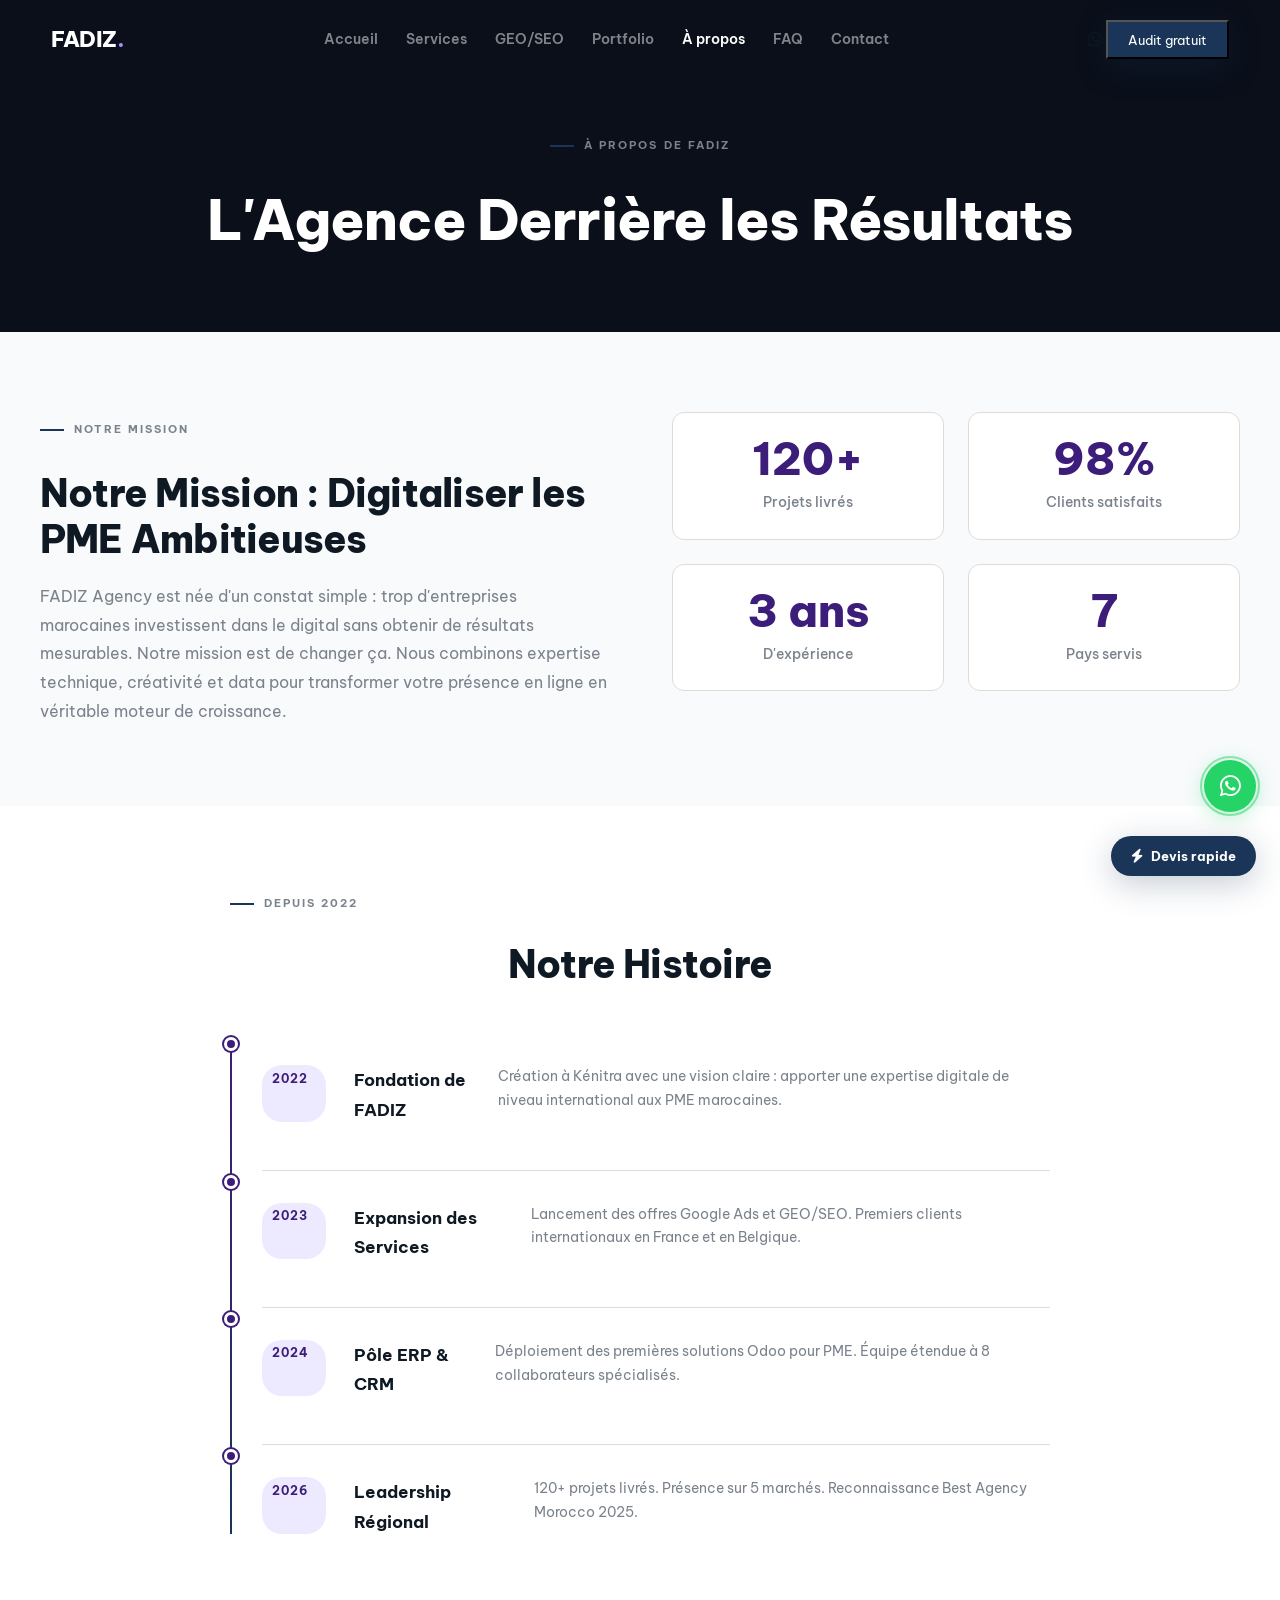
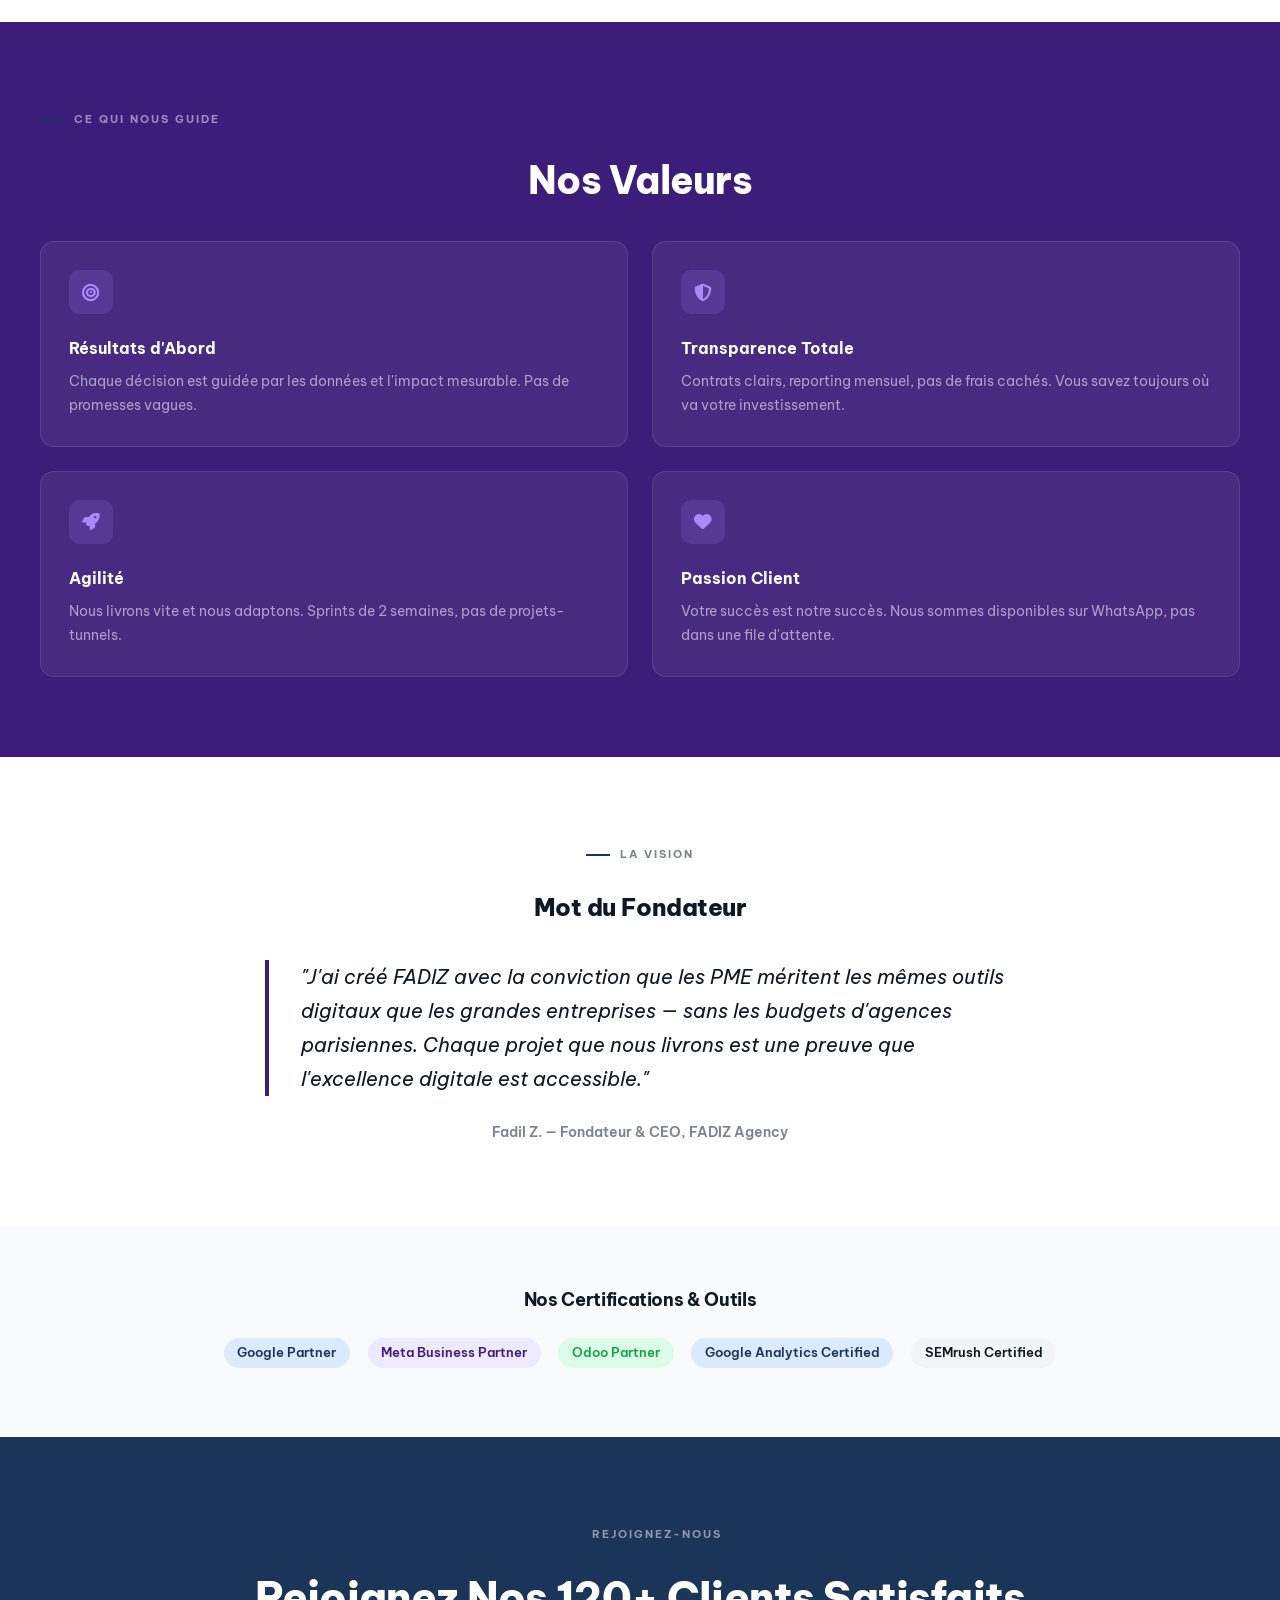
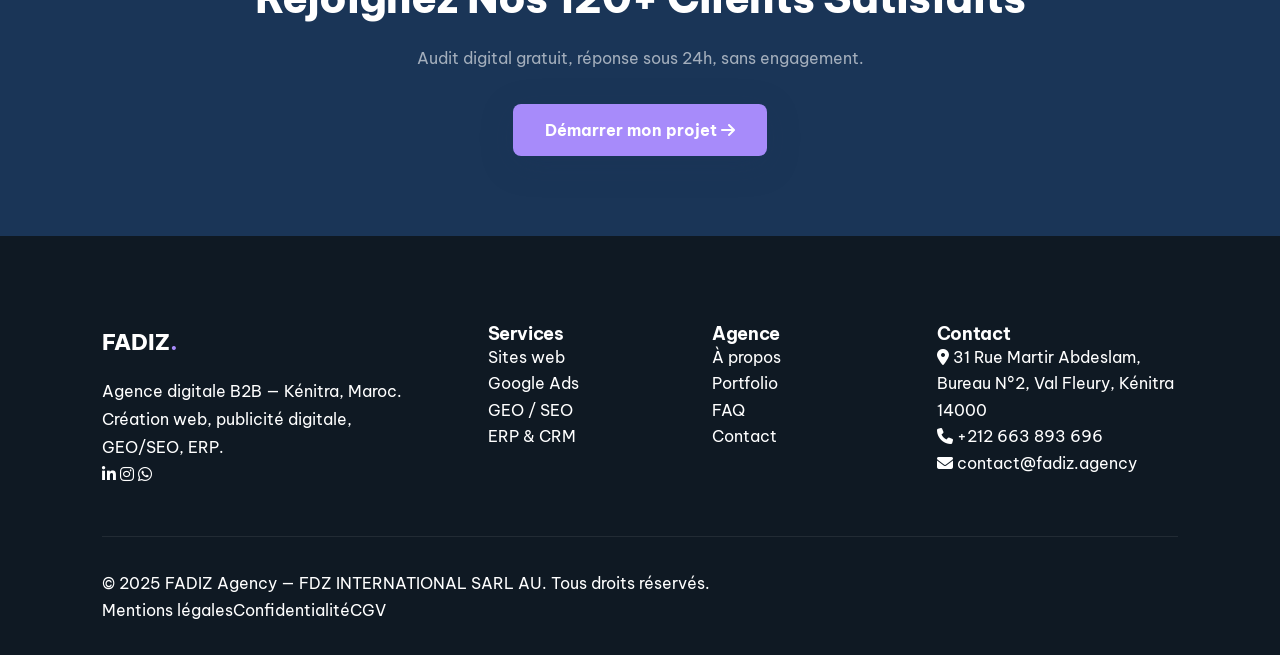
<file: about.html>
<!DOCTYPE html>
<html lang="fr">
<head>
  <meta charset="UTF-8">
  <meta name="viewport" content="width=device-width, initial-scale=1.0">
  <title>À Propos — FADIZ Agency | Agence Digitale Kénitra</title>
  <meta name="description" content="Découvrez FADIZ Agency — notre histoire, nos valeurs et notre vision. Agence B2B fondée en 2022 à Kénitra, Maroc.">
  <meta name="robots" content="index, follow">
  <link rel="canonical" href="https://fadiz.agency/about.html">

  <!-- Open Graph -->
  <meta property="og:type" content="website">
  <meta property="og:url" content="https://fadiz.agency/about.html">
  <meta property="og:title" content="À Propos — FADIZ Agency | Agence Digitale Kénitra">
  <meta property="og:description" content="Découvrez FADIZ Agency — notre histoire, nos valeurs et notre vision. Agence B2B fondée en 2022 à Kénitra, Maroc.">
  <meta property="og:image" content="https://fadiz.agency/assets/og-about.jpg">
  <meta property="og:locale" content="fr_MA">
  <meta property="og:site_name" content="FADIZ Agency">

  <!-- Twitter Card -->
  <meta name="twitter:card" content="summary_large_image">
  <meta name="twitter:title" content="À Propos — FADIZ Agency | Agence Digitale Kénitra">
  <meta name="twitter:description" content="Découvrez FADIZ Agency — notre histoire, nos valeurs et notre vision. Agence B2B fondée en 2022 à Kénitra, Maroc.">
  <meta name="twitter:image" content="https://fadiz.agency/assets/og-about.jpg">

  <!-- Google Fonts: Be Vietnam Pro -->
  <link rel="preconnect" href="https://fonts.googleapis.com">
  <link rel="preconnect" href="https://fonts.gstatic.com" crossorigin>
  <link href="https://fonts.googleapis.com/css2?family=Be+Vietnam+Pro:ital,wght@0,300;0,400;0,500;0,600;0,700;0,800;0,900;1,400&display=swap" rel="stylesheet">

  <!-- Font Awesome 6 Free -->
  <link rel="stylesheet" href="https://cdnjs.cloudflare.com/ajax/libs/font-awesome/6.5.1/css/all.min.css" integrity="sha512-DTOQO9RWCH3ppGqcWaEA1BIZOC6xxalwEsw9c2QQeAIftl+Vegovlnee1c9QX4TctnWMn13TZye+giMm8e2LwA==" crossorigin="anonymous" referrerpolicy="no-referrer">

  <!-- Shared CSS -->
  <link rel="stylesheet" href="css/main.css">

  <!-- LocalBusiness JSON-LD -->
  <script type="application/ld+json">
  {
    "@context": "https://schema.org",
    "@type": "LocalBusiness",
    "name": "FADIZ Agency",
    "description": "Agence digitale B2B fondée en 2022 à Kénitra, Maroc. Création web, publicité digitale, GEO/SEO, ERP.",
    "url": "https://fadiz.agency",
    "logo": "https://fadiz.agency/assets/logo.png",
    "image": "https://fadiz.agency/assets/og-about.jpg",
    "foundingDate": "2022",
    "telephone": "+212663893696",
    "email": "contact@fadiz.agency",
    "address": {
      "@type": "PostalAddress",
      "streetAddress": "31 Rue Martir Abdeslam Ben Mohammed, Bureau N°2, Val Fleury",
      "addressLocality": "Kénitra",
      "postalCode": "14000",
      "addressCountry": "MA"
    },
    "geo": {
      "@type": "GeoCoordinates",
      "latitude": 34.26,
      "longitude": -6.58
    },
    "numberOfEmployees": {"@type": "QuantitativeValue", "value": 8},
    "areaServed": ["MA","FR","BE","AE","SA"],
    "sameAs": [
      "https://www.linkedin.com/company/fadiz-agency",
      "https://www.instagram.com/fadiz.agency"
    ]
  }
  </script>

  <style>
    /* About page specific styles */
    .stat-counter-grid{display:grid;grid-template-columns:repeat(2,1fr);gap:1.5rem}
    .stat-counter-item{background:#fff;border:1px solid var(--border);border-radius:12px;padding:1.5rem;text-align:center}
    .stat-counter-number{font-size:2.8rem;font-weight:800;color:var(--violet);line-height:1;display:block;margin-bottom:.4rem}
    .stat-counter-label{font-size:.88rem;color:var(--muted);font-weight:500}
    .timeline{position:relative;padding-left:2rem}
    .timeline::before{content:'';position:absolute;left:0;top:.5rem;bottom:.5rem;width:2px;background:linear-gradient(to bottom,var(--violet),var(--blue))}
    .timeline-item{position:relative;padding-bottom:2.5rem}
    .timeline-item:last-child{padding-bottom:0}
    .timeline-dot{position:absolute;left:-2.4rem;top:.25rem;width:14px;height:14px;border-radius:50%;background:var(--violet);border:3px solid #fff;box-shadow:0 0 0 2px var(--violet)}
    .timeline-year{display:inline-block;font-size:.75rem;font-weight:700;letter-spacing:.08em;text-transform:uppercase;color:var(--violet);background:#ede9fe;padding:.2rem .65rem;border-radius:20px;margin-bottom:.5rem}
    .timeline-title{font-size:1.05rem;font-weight:700;color:var(--ink);margin-bottom:.35rem}
    .timeline-desc{font-size:.9rem;color:var(--muted);line-height:1.65}
    .values-grid-2{display:grid;grid-template-columns:repeat(2,1fr);gap:1.5rem}
    .card-dark{background:rgba(255,255,255,.06);border:1px solid rgba(255,255,255,.1);border-radius:14px;padding:1.75rem;transition:background .2s}
    .card-dark:hover{background:rgba(255,255,255,.1)}
    .card-dark-icon{width:44px;height:44px;border-radius:10px;background:rgba(167,139,250,.15);display:flex;align-items:center;justify-content:center;color:#a78bfa;font-size:1.1rem;margin-bottom:1.25rem}
    .card-dark-title{font-size:1rem;font-weight:700;color:#fff;margin-bottom:.5rem}
    .card-dark-text{font-size:.9rem;color:rgba(255,255,255,.55);line-height:1.65}
    .badge-blue{background:#dbeafe;color:var(--blue);font-size:.8rem;font-weight:600;padding:.3rem .85rem;border-radius:20px;display:inline-block;margin:.3rem}
    .badge-violet{background:#ede9fe;color:var(--violet);font-size:.8rem;font-weight:600;padding:.3rem .85rem;border-radius:20px;display:inline-block;margin:.3rem}
    .badge-green{background:#dcfce7;color:#16a34a;font-size:.8rem;font-weight:600;padding:.3rem .85rem;border-radius:20px;display:inline-block;margin:.3rem}
    .badge-dark{background:#f1f5f9;color:var(--ink);font-size:.8rem;font-weight:600;padding:.3rem .85rem;border-radius:20px;display:inline-block;margin:.3rem}
    @media(max-width:768px){
      .stat-counter-grid{grid-template-columns:repeat(2,1fr)}
      .values-grid-2{grid-template-columns:1fr}
    }
    @media(max-width:480px){.stat-counter-grid{grid-template-columns:1fr 1fr}}
  </style>
</head>
<body>

  <!-- WhatsApp float -->
  <a href="https://wa.me/212663893696?text=Salam%2C+je+voudrais+un+audit+gratuit+de+mon+site." class="float-wa" target="_blank" rel="noopener" aria-label="WhatsApp"><i class="fa-brands fa-whatsapp"></i></a>
  <button class="float-devis" data-modal-open aria-label="Devis rapide"><i class="fa-solid fa-bolt"></i> Devis rapide</button>

  <!-- Modal -->
  <div class="modal-overlay" id="modal" role="dialog" aria-modal="true" aria-labelledby="modal-title">
    <div class="modal-box">
      <button class="modal-close" data-modal-close>&times;</button>
      <p class="section-label">Offre limitée</p>
      <h2 id="modal-title">Audit Digital Gratuit</h2>
      <p style="color:var(--muted);margin-bottom:1.5rem">Analyse complète sous 24h — sans engagement.</p>
      <form>
        <div class="form-row">
          <div class="form-group"><label>Prénom *</label><input type="text" name="prenom" required placeholder="Votre prénom"></div>
          <div class="form-group"><label>Entreprise *</label><input type="text" name="entreprise" required placeholder="Nom de votre société"></div>
        </div>
        <div class="form-row">
          <div class="form-group"><label>Email *</label><input type="email" name="email" required placeholder="votre@email.com"></div>
          <div class="form-group"><label>WhatsApp</label><input type="tel" name="whatsapp" placeholder="+212 6XX XXX XXX"></div>
        </div>
        <div class="form-group"><label>Besoin principal *</label>
          <select name="besoin" required><option value="">— Choisir —</option><option>Site web</option><option>Google Ads</option><option>GEO/SEO</option><option>ERP</option><option>Conseil</option></select>
        </div>
        <button type="submit" class="btn-primary btn-full">Demander mon audit <i class="fa-solid fa-arrow-right"></i></button>
      </form>
    </div>
  </div>

  <!-- Header -->
  <header id="header">
    <nav class="nav-inner">
      <a href="index.html" class="nav-logo"><span style="font-weight:800;font-size:1.4rem;color:#fff;letter-spacing:-.02em">FADIZ<span style="color:#a78bfa">.</span></span></a>
      <ul class="nav-links">
        <li><a href="index.html">Accueil</a></li>
        <li><a href="services.html">Services</a></li>
        <li><a href="geo-seo.html">GEO/SEO</a></li>
        <li><a href="portfolio.html">Portfolio</a></li>
        <li><a href="about.html" class="active">À propos</a></li>
        <li><a href="faq.html">FAQ</a></li>
        <li><a href="contact.html">Contact</a></li>
      </ul>
      <div class="nav-cta">
        <a href="https://wa.me/212663893696" class="nav-wa" target="_blank" rel="noopener"><i class="fa-brands fa-whatsapp"></i></a>
        <button class="btn-primary btn-sm" data-modal-open>Audit gratuit</button>
      </div>
      <button class="hamburger" id="nav-toggle" aria-label="Menu" aria-expanded="false"><span></span><span></span><span></span></button>
    </nav>
  </header>

  <!-- Mobile Drawer -->
  <div id="mobile-drawer">
    <div id="drawer-overlay"></div>
    <div class="drawer-panel">
      <button class="drawer-close" id="drawer-close">&times;</button>
      <a href="index.html" class="drawer-logo"><span style="font-weight:800;font-size:1.5rem">FADIZ<span style="color:#a78bfa">.</span></span></a>
      <ul>
        <li><a href="index.html"><i class="fa-solid fa-house"></i> Accueil</a></li>
        <li><a href="services.html"><i class="fa-solid fa-layer-group"></i> Services</a></li>
        <li><a href="geo-seo.html"><i class="fa-solid fa-map-location-dot"></i> GEO/SEO</a></li>
        <li><a href="portfolio.html"><i class="fa-solid fa-briefcase"></i> Portfolio</a></li>
        <li><a href="about.html"><i class="fa-solid fa-users"></i> À propos</a></li>
        <li><a href="faq.html"><i class="fa-solid fa-circle-question"></i> FAQ</a></li>
        <li><a href="contact.html"><i class="fa-solid fa-envelope"></i> Contact</a></li>
      </ul>
      <div style="padding:1.5rem">
        <button class="btn-primary btn-full" data-modal-open>Audit gratuit</button>
      </div>
    </div>
  </div>

  <main>

    <!-- Hero Mini -->
    <section style="background:var(--hero-bg);padding:8rem 0 4rem;text-align:center">
      <div class="container">
        <p class="section-label">À Propos de FADIZ</p>
        <h1 style="font-size:clamp(2rem,5vw,3.5rem);font-weight:800;color:#fff;margin:.75rem 0 1rem;line-height:1.15">L'Agence Derrière les Résultats</h1>
      </div>
    </section>

    <!-- Mission Section -->
    <section style="padding:5rem 0;background:#f8fafc">
      <div class="container">
        <div style="display:grid;grid-template-columns:1fr 1fr;gap:4rem;align-items:start">

          <!-- Left: Mission Text -->
          <div>
            <p class="section-label">Notre mission</p>
            <h2 style="font-size:clamp(1.6rem,3vw,2.4rem);font-weight:800;color:var(--ink);margin:.6rem 0 1.25rem;line-height:1.2">Notre Mission : Digitaliser les PME Ambitieuses</h2>
            <p style="font-size:1rem;color:var(--muted);line-height:1.8">FADIZ Agency est née d'un constat simple : trop d'entreprises marocaines investissent dans le digital sans obtenir de résultats mesurables. Notre mission est de changer ça. Nous combinons expertise technique, créativité et data pour transformer votre présence en ligne en véritable moteur de croissance.</p>
          </div>

          <!-- Right: Stats -->
          <div class="stat-counter-grid">
            <div class="stat-counter-item">
              <span class="stat-counter-number" data-counter="120" data-suffix="+">120+</span>
              <span class="stat-counter-label">Projets livrés</span>
            </div>
            <div class="stat-counter-item">
              <span class="stat-counter-number" data-counter="98" data-suffix="%">98%</span>
              <span class="stat-counter-label">Clients satisfaits</span>
            </div>
            <div class="stat-counter-item">
              <span class="stat-counter-number" data-counter="3" data-suffix=" ans">3 ans</span>
              <span class="stat-counter-label">D'expérience</span>
            </div>
            <div class="stat-counter-item">
              <span class="stat-counter-number" data-counter="7">7</span>
              <span class="stat-counter-label">Pays servis</span>
            </div>
          </div>

        </div>
      </div>
    </section>

    <!-- Timeline Section -->
    <section id="histoire" style="padding:5rem 0;background:#fff">
      <div class="container" style="max-width:820px">
        <p class="section-label" style="text-align:center">Depuis 2022</p>
        <h2 style="font-size:clamp(1.6rem,3vw,2.4rem);font-weight:800;color:var(--ink);text-align:center;margin:.6rem 0 3rem">Notre Histoire</h2>

        <div class="timeline">

          <div class="timeline-item">
            <div class="timeline-dot"></div>
            <span class="timeline-year">2022</span>
            <p class="timeline-title">Fondation de FADIZ</p>
            <p class="timeline-desc">Création à Kénitra avec une vision claire : apporter une expertise digitale de niveau international aux PME marocaines.</p>
          </div>

          <div class="timeline-item">
            <div class="timeline-dot"></div>
            <span class="timeline-year">2023</span>
            <p class="timeline-title">Expansion des Services</p>
            <p class="timeline-desc">Lancement des offres Google Ads et GEO/SEO. Premiers clients internationaux en France et en Belgique.</p>
          </div>

          <div class="timeline-item">
            <div class="timeline-dot"></div>
            <span class="timeline-year">2024</span>
            <p class="timeline-title">Pôle ERP &amp; CRM</p>
            <p class="timeline-desc">Déploiement des premières solutions Odoo pour PME. Équipe étendue à 8 collaborateurs spécialisés.</p>
          </div>

          <div class="timeline-item">
            <div class="timeline-dot"></div>
            <span class="timeline-year">2026</span>
            <p class="timeline-title">Leadership Régional</p>
            <p class="timeline-desc">120+ projets livrés. Présence sur 5 marchés. Reconnaissance Best Agency Morocco 2025.</p>
          </div>

        </div>
      </div>
    </section>

    <!-- Valeurs Section -->
    <section style="padding:5rem 0;background:var(--violet)">
      <div class="container">
        <p class="section-label" style="text-align:center;color:rgba(255,255,255,.5)">Ce qui nous guide</p>
        <h2 style="font-size:clamp(1.6rem,3vw,2.4rem);font-weight:800;color:#fff;text-align:center;margin:.6rem 0 2.5rem">Nos Valeurs</h2>

        <div class="values-grid-2">

          <div class="card-dark">
            <div class="card-dark-icon"><i class="fa-solid fa-bullseye"></i></div>
            <p class="card-dark-title">Résultats d'Abord</p>
            <p class="card-dark-text">Chaque décision est guidée par les données et l'impact mesurable. Pas de promesses vagues.</p>
          </div>

          <div class="card-dark">
            <div class="card-dark-icon"><i class="fa-solid fa-shield-halved"></i></div>
            <p class="card-dark-title">Transparence Totale</p>
            <p class="card-dark-text">Contrats clairs, reporting mensuel, pas de frais cachés. Vous savez toujours où va votre investissement.</p>
          </div>

          <div class="card-dark">
            <div class="card-dark-icon"><i class="fa-solid fa-rocket"></i></div>
            <p class="card-dark-title">Agilité</p>
            <p class="card-dark-text">Nous livrons vite et nous adaptons. Sprints de 2 semaines, pas de projets-tunnels.</p>
          </div>

          <div class="card-dark">
            <div class="card-dark-icon"><i class="fa-solid fa-heart"></i></div>
            <p class="card-dark-title">Passion Client</p>
            <p class="card-dark-text">Votre succès est notre succès. Nous sommes disponibles sur WhatsApp, pas dans une file d'attente.</p>
          </div>

        </div>
      </div>
    </section>

    <!-- Mot du Fondateur -->
    <section style="padding:5rem 0;background:#fff">
      <div class="container" style="max-width:860px;text-align:center">
        <p class="section-label" style="text-align:center">La vision</p>
        <h2 style="font-size:1.5rem;font-weight:800;color:var(--ink);margin:.6rem 0 2.5rem">Mot du Fondateur</h2>

        <blockquote style="font-size:1.25rem;font-style:italic;line-height:1.7;color:var(--ink);border-left:4px solid var(--violet);padding-left:2rem;max-width:750px;margin:0 auto;text-align:left">
          "J'ai créé FADIZ avec la conviction que les PME méritent les mêmes outils digitaux que les grandes entreprises — sans les budgets d'agences parisiennes. Chaque projet que nous livrons est une preuve que l'excellence digitale est accessible."
        </blockquote>

        <p style="margin-top:1.5rem;font-size:.9rem;font-weight:600;color:var(--muted)">Fadil Z. — Fondateur &amp; CEO, FADIZ Agency</p>
      </div>
    </section>

    <!-- Certifications & Partenaires -->
    <section style="padding:4rem 0;background:#f8fafc">
      <div class="container" style="text-align:center">
        <h3 style="font-size:1.1rem;font-weight:700;color:var(--ink);margin-bottom:1.5rem">Nos Certifications &amp; Outils</h3>
        <div style="display:flex;flex-wrap:wrap;justify-content:center;gap:.5rem">
          <span class="badge-blue">Google Partner</span>
          <span class="badge-violet">Meta Business Partner</span>
          <span class="badge-green">Odoo Partner</span>
          <span class="badge-blue">Google Analytics Certified</span>
          <span class="badge-dark">SEMrush Certified</span>
        </div>
      </div>
    </section>

    <!-- CTA Section -->
    <section style="padding:5rem 0;background:var(--blue);text-align:center">
      <div class="container">
        <p class="section-label" style="color:rgba(255,255,255,.5);text-align:center">Rejoignez-nous</p>
        <h2 style="font-size:clamp(1.7rem,3.5vw,2.6rem);font-weight:800;color:#fff;margin:.6rem 0 1.5rem">Rejoignez Nos 120+ Clients Satisfaits</h2>
        <p style="color:rgba(255,255,255,.6);margin-bottom:2rem;max-width:480px;margin-left:auto;margin-right:auto">Audit digital gratuit, réponse sous 24h, sans engagement.</p>
        <button class="btn-primary" data-modal-open style="background:#a78bfa;color:#fff;border:none;padding:1rem 2rem;font-size:1rem;font-weight:700;border-radius:8px;cursor:pointer">
          Démarrer mon projet <i class="fa-solid fa-arrow-right"></i>
        </button>
      </div>
    </section>

  </main>

  <!-- Footer -->
  <footer>
    <div class="footer-grid">
      <div class="footer-brand">
        <a href="index.html" style="display:inline-block;margin-bottom:1rem"><span style="font-weight:800;font-size:1.4rem;color:#fff">FADIZ<span style="color:#a78bfa">.</span></span></a>
        <p>Agence digitale B2B — Kénitra, Maroc. Création web, publicité digitale, GEO/SEO, ERP.</p>
        <div class="social-links">
          <a href="#" aria-label="LinkedIn"><i class="fa-brands fa-linkedin-in"></i></a>
          <a href="#" aria-label="Instagram"><i class="fa-brands fa-instagram"></i></a>
          <a href="https://wa.me/212663893696" aria-label="WhatsApp" target="_blank" rel="noopener"><i class="fa-brands fa-whatsapp"></i></a>
        </div>
      </div>
      <div class="footer-col"><h4>Services</h4><ul>
        <li><a href="service-web.html">Sites web</a></li>
        <li><a href="service-ads.html">Google Ads</a></li>
        <li><a href="geo-seo.html">GEO / SEO</a></li>
        <li><a href="service-erp.html">ERP &amp; CRM</a></li>
      </ul></div>
      <div class="footer-col"><h4>Agence</h4><ul>
        <li><a href="about.html">À propos</a></li>
        <li><a href="portfolio.html">Portfolio</a></li>
        <li><a href="faq.html">FAQ</a></li>
        <li><a href="contact.html">Contact</a></li>
      </ul></div>
      <div class="footer-col"><h4>Contact</h4><ul>
        <li><i class="fa-solid fa-location-dot"></i> 31 Rue Martir Abdeslam, Bureau N°2, Val Fleury, Kénitra 14000</li>
        <li><a href="tel:+212663893696"><i class="fa-solid fa-phone"></i> +212 663 893 696</a></li>
        <li><a href="mailto:contact@fadiz.agency"><i class="fa-solid fa-envelope"></i> contact@fadiz.agency</a></li>
      </ul></div>
    </div>
    <div class="footer-bottom">
      <p>© 2025 FADIZ Agency — FDZ INTERNATIONAL SARL AU. Tous droits réservés.</p>
      <div><a href="mentions-legales.html">Mentions légales</a><a href="politique-confidentialite.html">Confidentialité</a><a href="cgv.html">CGV</a></div>
    </div>
  </footer>

  <script src="js/main.js"></script>
</body>
</html>
</file>
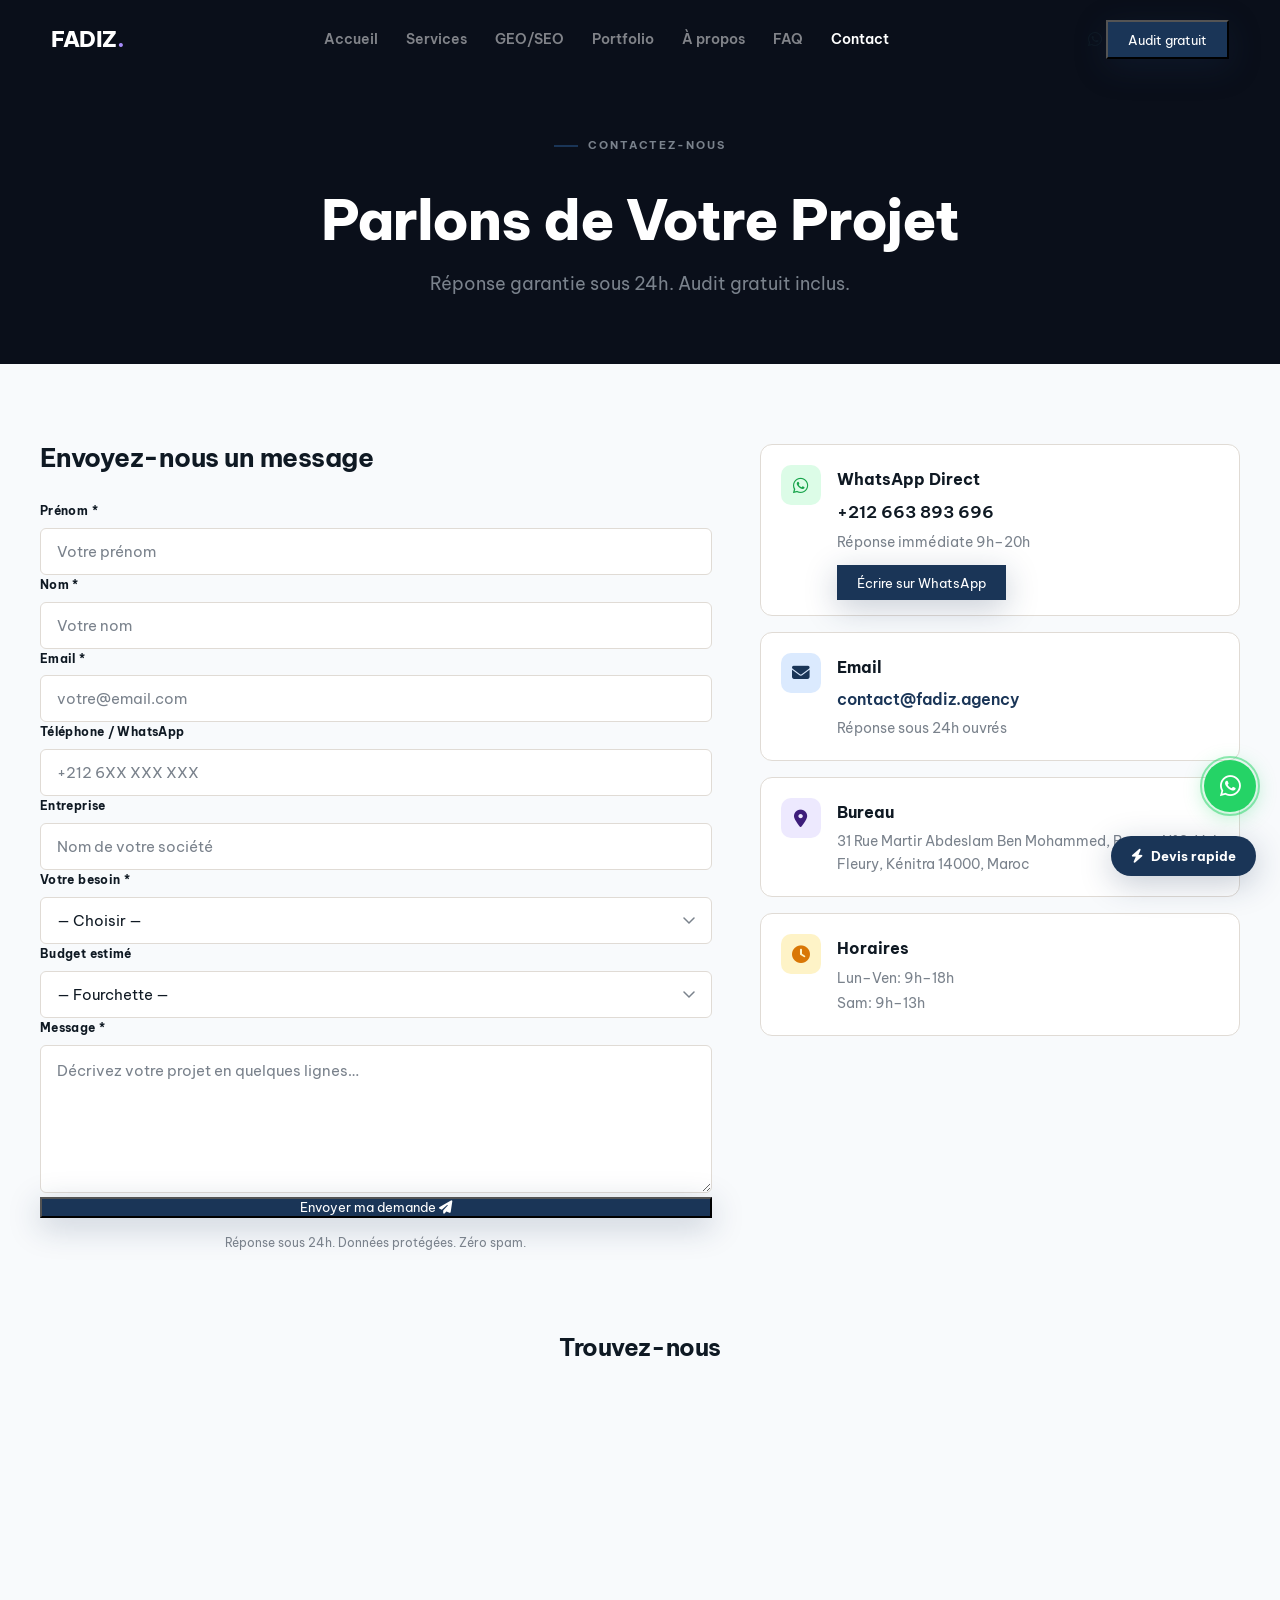
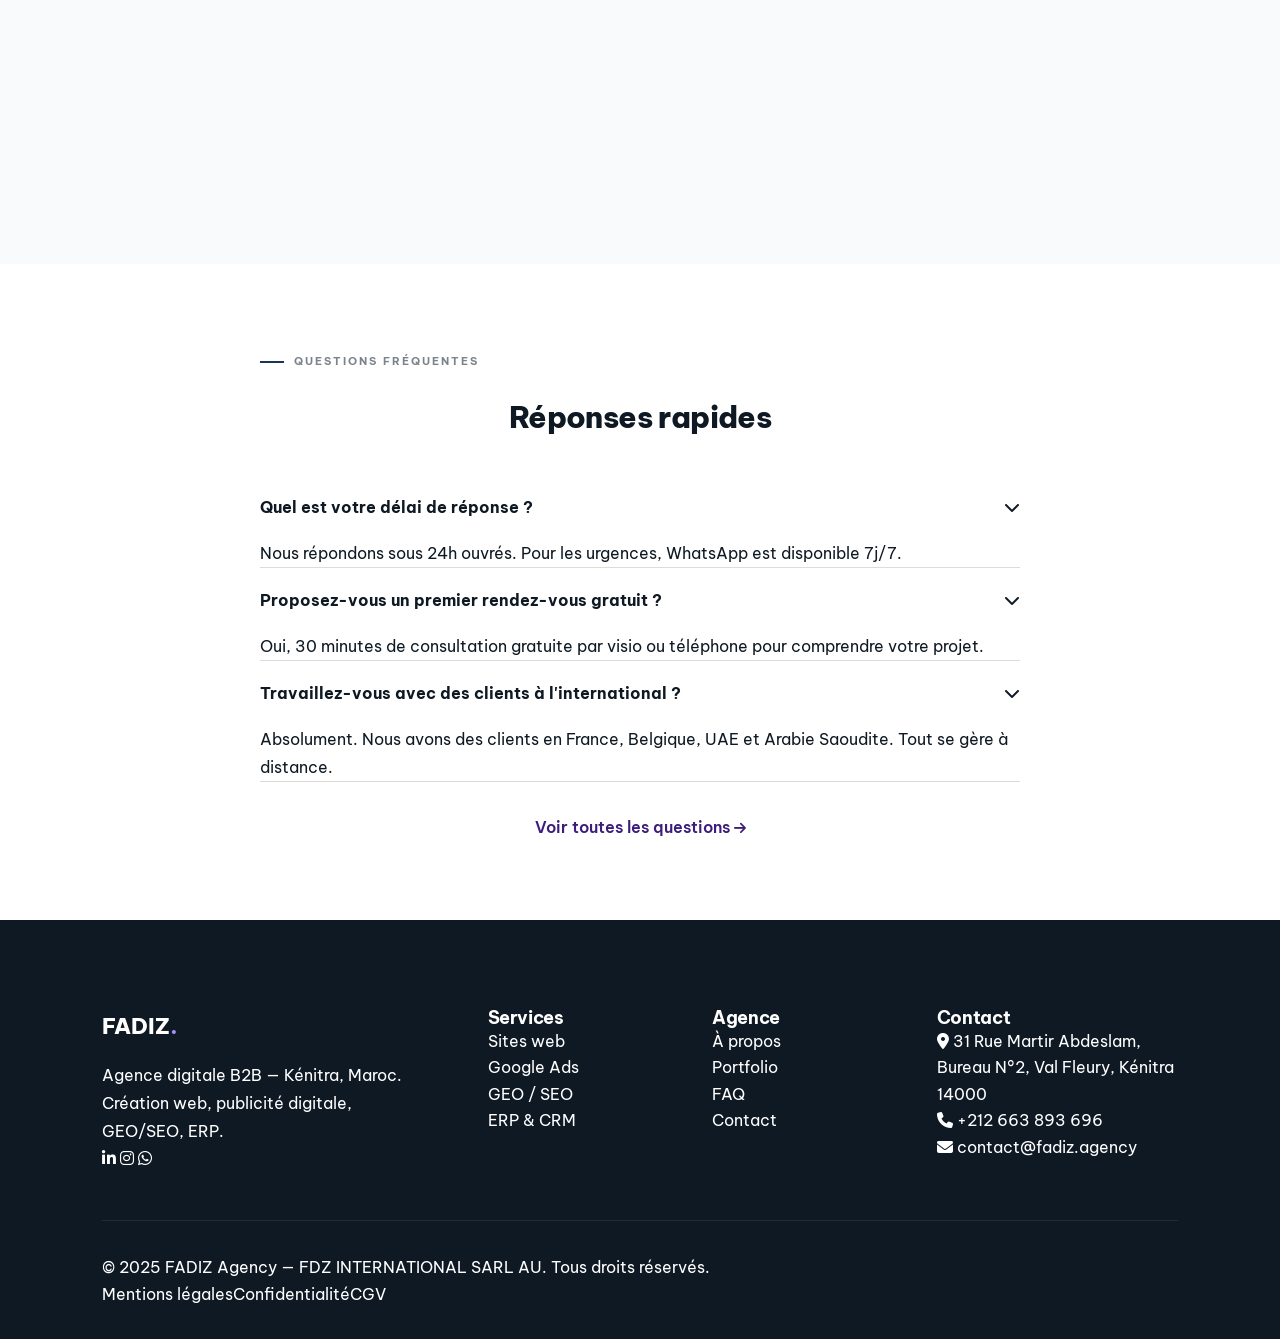
<file: contact.html>
<!DOCTYPE html>
<html lang="fr">
<head>
  <meta charset="UTF-8">
  <meta name="viewport" content="width=device-width, initial-scale=1.0">
  <title>Contact — FADIZ Agency | Kénitra, Maroc</title>
  <meta name="description" content="Contactez FADIZ Agency pour un devis gratuit. WhatsApp, email, téléphone ou formulaire. Réponse sous 24h.">
  <meta name="robots" content="index, follow">
  <link rel="canonical" href="https://fadiz.agency/contact.html">

  <!-- Open Graph -->
  <meta property="og:type" content="website">
  <meta property="og:url" content="https://fadiz.agency/contact.html">
  <meta property="og:title" content="Contact — FADIZ Agency | Kénitra, Maroc">
  <meta property="og:description" content="Contactez FADIZ Agency pour un devis gratuit. WhatsApp, email, téléphone ou formulaire. Réponse sous 24h.">
  <meta property="og:image" content="https://fadiz.agency/assets/og-contact.jpg">
  <meta property="og:locale" content="fr_MA">
  <meta property="og:site_name" content="FADIZ Agency">

  <!-- Twitter Card -->
  <meta name="twitter:card" content="summary_large_image">
  <meta name="twitter:title" content="Contact — FADIZ Agency | Kénitra, Maroc">
  <meta name="twitter:description" content="Contactez FADIZ Agency pour un devis gratuit. WhatsApp, email, téléphone ou formulaire. Réponse sous 24h.">
  <meta name="twitter:image" content="https://fadiz.agency/assets/og-contact.jpg">

  <!-- Google Fonts: Be Vietnam Pro -->
  <link rel="preconnect" href="https://fonts.googleapis.com">
  <link rel="preconnect" href="https://fonts.gstatic.com" crossorigin>
  <link href="https://fonts.googleapis.com/css2?family=Be+Vietnam+Pro:ital,wght@0,300;0,400;0,500;0,600;0,700;0,800;0,900;1,400&display=swap" rel="stylesheet">

  <!-- Font Awesome 6 Free -->
  <link rel="stylesheet" href="https://cdnjs.cloudflare.com/ajax/libs/font-awesome/6.5.1/css/all.min.css" integrity="sha512-DTOQO9RWCH3ppGqcWaEA1BIZOC6xxalwEsw9c2QQeAIftl+Vegovlnee1c9QX4TctnWMn13TZye+giMm8e2LwA==" crossorigin="anonymous" referrerpolicy="no-referrer">

  <!-- Shared CSS -->
  <link rel="stylesheet" href="css/main.css">

  <!-- LocalBusiness JSON-LD -->
  <script type="application/ld+json">
  {
    "@context": "https://schema.org",
    "@type": "LocalBusiness",
    "name": "FADIZ Agency",
    "description": "Agence digitale B2B à Kénitra, Maroc. Création web, publicité digitale, GEO/SEO, ERP.",
    "url": "https://fadiz.agency",
    "logo": "https://fadiz.agency/assets/logo.png",
    "image": "https://fadiz.agency/assets/og-contact.jpg",
    "telephone": "+212663893696",
    "email": "contact@fadiz.agency",
    "address": {
      "@type": "PostalAddress",
      "streetAddress": "31 Rue Martir Abdeslam Ben Mohammed, Bureau N°2, Val Fleury",
      "addressLocality": "Kénitra",
      "postalCode": "14000",
      "addressCountry": "MA"
    },
    "geo": {
      "@type": "GeoCoordinates",
      "latitude": 34.26,
      "longitude": -6.58
    },
    "openingHoursSpecification": [
      {
        "@type": "OpeningHoursSpecification",
        "dayOfWeek": ["Monday","Tuesday","Wednesday","Thursday","Friday"],
        "opens": "09:00",
        "closes": "18:00"
      },
      {
        "@type": "OpeningHoursSpecification",
        "dayOfWeek": "Saturday",
        "opens": "09:00",
        "closes": "13:00"
      }
    ],
    "sameAs": [
      "https://www.linkedin.com/company/fadiz-agency",
      "https://www.instagram.com/fadiz.agency"
    ]
  }
  </script>

  <style>
    .contact-layout{display:grid;grid-template-columns:1.4fr 1fr;gap:3rem;align-items:start}
    .contact-info-cards{display:flex;flex-direction:column;gap:1rem}
    .contact-card{background:#fff;border:1px solid var(--border);border-radius:12px;padding:1.25rem;display:flex;gap:1rem;align-items:flex-start}
    .contact-card-icon{width:40px;height:40px;border-radius:10px;display:flex;align-items:center;justify-content:center;flex-shrink:0;font-size:1.1rem}
    .contact-card-icon.green{background:#dcfce7;color:#16a34a}
    .contact-card-icon.blue{background:#dbeafe;color:var(--blue)}
    .contact-card-icon.violet{background:#ede9fe;color:var(--violet)}
    .contact-card-icon.orange{background:#fef3c7;color:#d97706}
    @media(max-width:768px){.contact-layout{grid-template-columns:1fr}}
  </style>
</head>
<body>

  <!-- WhatsApp float -->
  <a href="https://wa.me/212663893696?text=Salam%2C+je+voudrais+un+audit+gratuit+de+mon+site." class="float-wa" target="_blank" rel="noopener" aria-label="WhatsApp"><i class="fa-brands fa-whatsapp"></i></a>
  <button class="float-devis" data-modal-open aria-label="Devis rapide"><i class="fa-solid fa-bolt"></i> Devis rapide</button>

  <!-- Modal -->
  <div class="modal-overlay" id="modal" role="dialog" aria-modal="true" aria-labelledby="modal-title">
    <div class="modal-box">
      <button class="modal-close" data-modal-close>&times;</button>
      <p class="section-label">Offre limitée</p>
      <h2 id="modal-title">Audit Digital Gratuit</h2>
      <p style="color:var(--muted);margin-bottom:1.5rem">Analyse complète sous 24h — sans engagement.</p>
      <form>
        <div class="form-row">
          <div class="form-group"><label>Prénom *</label><input type="text" name="prenom" required placeholder="Votre prénom"></div>
          <div class="form-group"><label>Entreprise *</label><input type="text" name="entreprise" required placeholder="Nom de votre société"></div>
        </div>
        <div class="form-row">
          <div class="form-group"><label>Email *</label><input type="email" name="email" required placeholder="votre@email.com"></div>
          <div class="form-group"><label>WhatsApp</label><input type="tel" name="whatsapp" placeholder="+212 6XX XXX XXX"></div>
        </div>
        <div class="form-group"><label>Besoin principal *</label>
          <select name="besoin" required><option value="">— Choisir —</option><option>Site web</option><option>Google Ads</option><option>GEO/SEO</option><option>ERP</option><option>Conseil</option></select>
        </div>
        <button type="submit" class="btn-primary btn-full">Demander mon audit <i class="fa-solid fa-arrow-right"></i></button>
      </form>
    </div>
  </div>

  <!-- Header -->
  <header id="header">
    <nav class="nav-inner">
      <a href="index.html" class="nav-logo"><span style="font-weight:800;font-size:1.4rem;color:#fff;letter-spacing:-.02em">FADIZ<span style="color:#a78bfa">.</span></span></a>
      <ul class="nav-links">
        <li><a href="index.html">Accueil</a></li>
        <li><a href="services.html">Services</a></li>
        <li><a href="geo-seo.html">GEO/SEO</a></li>
        <li><a href="portfolio.html">Portfolio</a></li>
        <li><a href="about.html">À propos</a></li>
        <li><a href="faq.html">FAQ</a></li>
        <li><a href="contact.html" class="active">Contact</a></li>
      </ul>
      <div class="nav-cta">
        <a href="https://wa.me/212663893696" class="nav-wa" target="_blank" rel="noopener"><i class="fa-brands fa-whatsapp"></i></a>
        <button class="btn-primary btn-sm" data-modal-open>Audit gratuit</button>
      </div>
      <button class="hamburger" id="nav-toggle" aria-label="Menu" aria-expanded="false"><span></span><span></span><span></span></button>
    </nav>
  </header>

  <!-- Mobile Drawer -->
  <div id="mobile-drawer">
    <div id="drawer-overlay"></div>
    <div class="drawer-panel">
      <button class="drawer-close" id="drawer-close">&times;</button>
      <a href="index.html" class="drawer-logo"><span style="font-weight:800;font-size:1.5rem">FADIZ<span style="color:#a78bfa">.</span></span></a>
      <ul>
        <li><a href="index.html"><i class="fa-solid fa-house"></i> Accueil</a></li>
        <li><a href="services.html"><i class="fa-solid fa-layer-group"></i> Services</a></li>
        <li><a href="geo-seo.html"><i class="fa-solid fa-map-location-dot"></i> GEO/SEO</a></li>
        <li><a href="portfolio.html"><i class="fa-solid fa-briefcase"></i> Portfolio</a></li>
        <li><a href="about.html"><i class="fa-solid fa-users"></i> À propos</a></li>
        <li><a href="faq.html"><i class="fa-solid fa-circle-question"></i> FAQ</a></li>
        <li><a href="contact.html"><i class="fa-solid fa-envelope"></i> Contact</a></li>
      </ul>
      <div style="padding:1.5rem">
        <button class="btn-primary btn-full" data-modal-open>Audit gratuit</button>
      </div>
    </div>
  </div>

  <main>

    <!-- Hero Mini -->
    <section style="background:var(--hero-bg);padding:8rem 0 4rem;text-align:center">
      <div class="container">
        <p class="section-label">Contactez-nous</p>
        <h1 style="font-size:clamp(2rem,5vw,3.5rem);font-weight:800;color:#fff;margin:.75rem 0 1rem;line-height:1.15">Parlons de Votre Projet</h1>
        <p style="font-size:1.15rem;color:var(--muted);max-width:520px;margin:0 auto">Réponse garantie sous 24h. Audit gratuit inclus.</p>
      </div>
    </section>

    <!-- Contact Section -->
    <section style="padding:5rem 0;background:#f8fafc">
      <div class="container">
        <div class="contact-layout">

          <!-- Left: Contact Form -->
          <div>
            <h2 style="font-size:1.6rem;font-weight:700;color:var(--ink);margin-bottom:1.75rem">Envoyez-nous un message</h2>
            <form id="contact-form">
              <div class="form-row">
                <div class="form-group"><label>Prénom *</label><input type="text" name="prenom" required placeholder="Votre prénom"></div>
                <div class="form-group"><label>Nom *</label><input type="text" name="nom" required placeholder="Votre nom"></div>
              </div>
              <div class="form-row">
                <div class="form-group"><label>Email *</label><input type="email" name="email" required placeholder="votre@email.com"></div>
                <div class="form-group"><label>Téléphone / WhatsApp</label><input type="tel" name="tel" placeholder="+212 6XX XXX XXX"></div>
              </div>
              <div class="form-group"><label>Entreprise</label><input type="text" name="entreprise" placeholder="Nom de votre société"></div>
              <div class="form-group"><label>Votre besoin *</label>
                <select name="besoin" required>
                  <option value="">— Choisir —</option>
                  <option>Création de site web</option>
                  <option>Google Ads / Meta Ads</option>
                  <option>GEO / SEO</option>
                  <option>ERP &amp; CRM</option>
                  <option>Audit digital</option>
                  <option>Conseil &amp; stratégie</option>
                  <option>Autre</option>
                </select>
              </div>
              <div class="form-group"><label>Budget estimé</label>
                <select name="budget">
                  <option value="">— Fourchette —</option>
                  <option>Moins de 5 000 MAD</option>
                  <option>5 000 – 15 000 MAD</option>
                  <option>15 000 – 50 000 MAD</option>
                  <option>Plus de 50 000 MAD</option>
                </select>
              </div>
              <div class="form-group"><label>Message *</label><textarea name="message" required rows="5" placeholder="Décrivez votre projet en quelques lignes…"></textarea></div>
              <button type="submit" class="btn-primary btn-full">Envoyer ma demande <i class="fa-solid fa-paper-plane"></i></button>
              <p style="font-size:.78rem;color:var(--muted);text-align:center;margin-top:.75rem">Réponse sous 24h. Données protégées. Zéro spam.</p>
            </form>
          </div>

          <!-- Right: Contact Info Cards -->
          <div class="contact-info-cards">

            <!-- WhatsApp Card -->
            <div class="contact-card">
              <div class="contact-card-icon green"><i class="fa-brands fa-whatsapp"></i></div>
              <div>
                <p style="font-weight:700;color:var(--ink);margin-bottom:.25rem">WhatsApp Direct</p>
                <p style="font-size:1.05rem;font-weight:600;color:var(--ink);margin-bottom:.2rem">+212 663 893 696</p>
                <p style="font-size:.88rem;color:var(--muted);margin-bottom:.85rem">Réponse immédiate 9h–20h</p>
                <a href="https://wa.me/212663893696" class="btn-primary btn-sm" target="_blank" rel="noopener">Écrire sur WhatsApp</a>
              </div>
            </div>

            <!-- Email Card -->
            <div class="contact-card">
              <div class="contact-card-icon blue"><i class="fa-solid fa-envelope"></i></div>
              <div>
                <p style="font-weight:700;color:var(--ink);margin-bottom:.25rem">Email</p>
                <p style="font-size:1rem;font-weight:600;color:var(--blue);margin-bottom:.2rem">contact@fadiz.agency</p>
                <p style="font-size:.88rem;color:var(--muted)">Réponse sous 24h ouvrés</p>
              </div>
            </div>

            <!-- Address Card -->
            <div class="contact-card">
              <div class="contact-card-icon violet"><i class="fa-solid fa-location-dot"></i></div>
              <div>
                <p style="font-weight:700;color:var(--ink);margin-bottom:.25rem">Bureau</p>
                <p style="font-size:.9rem;color:var(--muted);line-height:1.6">31 Rue Martir Abdeslam Ben Mohammed, Bureau N°2, Val Fleury, Kénitra 14000, Maroc</p>
              </div>
            </div>

            <!-- Hours Card -->
            <div class="contact-card">
              <div class="contact-card-icon orange"><i class="fa-solid fa-clock"></i></div>
              <div>
                <p style="font-weight:700;color:var(--ink);margin-bottom:.25rem">Horaires</p>
                <p style="font-size:.9rem;color:var(--muted);line-height:1.7">Lun–Ven: 9h–18h<br>Sam: 9h–13h</p>
              </div>
            </div>

          </div>
        </div>
      </div>
    </section>

    <!-- Google Maps -->
    <section style="padding:0 0 5rem;background:#f8fafc">
      <div class="container">
        <h2 style="font-size:1.5rem;font-weight:700;color:var(--ink);margin-bottom:1.5rem;text-align:center">Trouvez-nous</h2>
        <iframe
          src="https://www.google.com/maps/embed?pb=!1m18!1m12!1m3!1d3305.0!2d-6.58!3d34.26!2m3!1f0!2f0!3f0!3m2!1i1024!2i768!4f13.1!3m3!1m2!1s0x0%3A0x0!2zS8OpbkP0cmE!5e0!3m2!1sfr!2sma!4v1"
          width="100%"
          height="400"
          style="border:0;border-radius:16px"
          allowfullscreen
          loading="lazy"
          title="FADIZ Agency — Kénitra, Maroc"
        ></iframe>
      </div>
    </section>

    <!-- FAQ Rapide -->
    <section style="padding:5rem 0;background:#fff">
      <div class="container" style="max-width:760px">
        <p class="section-label" style="text-align:center">Questions fréquentes</p>
        <h2 style="font-size:1.9rem;font-weight:800;color:var(--ink);text-align:center;margin:.6rem 0 2.5rem">Réponses rapides</h2>

        <div class="accordion">

          <div class="accordion-item">
            <button class="accordion-trigger" aria-expanded="false">
              <span>Quel est votre délai de réponse ?</span>
              <i class="fa-solid fa-chevron-down"></i>
            </button>
            <div class="accordion-content">
              <p>Nous répondons sous 24h ouvrés. Pour les urgences, WhatsApp est disponible 7j/7.</p>
            </div>
          </div>

          <div class="accordion-item">
            <button class="accordion-trigger" aria-expanded="false">
              <span>Proposez-vous un premier rendez-vous gratuit ?</span>
              <i class="fa-solid fa-chevron-down"></i>
            </button>
            <div class="accordion-content">
              <p>Oui, 30 minutes de consultation gratuite par visio ou téléphone pour comprendre votre projet.</p>
            </div>
          </div>

          <div class="accordion-item">
            <button class="accordion-trigger" aria-expanded="false">
              <span>Travaillez-vous avec des clients à l'international ?</span>
              <i class="fa-solid fa-chevron-down"></i>
            </button>
            <div class="accordion-content">
              <p>Absolument. Nous avons des clients en France, Belgique, UAE et Arabie Saoudite. Tout se gère à distance.</p>
            </div>
          </div>

        </div>

        <div style="text-align:center;margin-top:2rem">
          <a href="faq.html" style="color:var(--violet);font-weight:600;text-decoration:none">Voir toutes les questions <i class="fa-solid fa-arrow-right" style="font-size:.85em"></i></a>
        </div>
      </div>
    </section>

  </main>

  <!-- Footer -->
  <footer>
    <div class="footer-grid">
      <div class="footer-brand">
        <a href="index.html" style="display:inline-block;margin-bottom:1rem"><span style="font-weight:800;font-size:1.4rem;color:#fff">FADIZ<span style="color:#a78bfa">.</span></span></a>
        <p>Agence digitale B2B — Kénitra, Maroc. Création web, publicité digitale, GEO/SEO, ERP.</p>
        <div class="social-links">
          <a href="#" aria-label="LinkedIn"><i class="fa-brands fa-linkedin-in"></i></a>
          <a href="#" aria-label="Instagram"><i class="fa-brands fa-instagram"></i></a>
          <a href="https://wa.me/212663893696" aria-label="WhatsApp" target="_blank" rel="noopener"><i class="fa-brands fa-whatsapp"></i></a>
        </div>
      </div>
      <div class="footer-col"><h4>Services</h4><ul>
        <li><a href="service-web.html">Sites web</a></li>
        <li><a href="service-ads.html">Google Ads</a></li>
        <li><a href="geo-seo.html">GEO / SEO</a></li>
        <li><a href="service-erp.html">ERP &amp; CRM</a></li>
      </ul></div>
      <div class="footer-col"><h4>Agence</h4><ul>
        <li><a href="about.html">À propos</a></li>
        <li><a href="portfolio.html">Portfolio</a></li>
        <li><a href="faq.html">FAQ</a></li>
        <li><a href="contact.html">Contact</a></li>
      </ul></div>
      <div class="footer-col"><h4>Contact</h4><ul>
        <li><i class="fa-solid fa-location-dot"></i> 31 Rue Martir Abdeslam, Bureau N°2, Val Fleury, Kénitra 14000</li>
        <li><a href="tel:+212663893696"><i class="fa-solid fa-phone"></i> +212 663 893 696</a></li>
        <li><a href="mailto:contact@fadiz.agency"><i class="fa-solid fa-envelope"></i> contact@fadiz.agency</a></li>
      </ul></div>
    </div>
    <div class="footer-bottom">
      <p>© 2025 FADIZ Agency — FDZ INTERNATIONAL SARL AU. Tous droits réservés.</p>
      <div><a href="mentions-legales.html">Mentions légales</a><a href="politique-confidentialite.html">Confidentialité</a><a href="cgv.html">CGV</a></div>
    </div>
  </footer>

  <script src="js/main.js"></script>
</body>
</html>
</file>
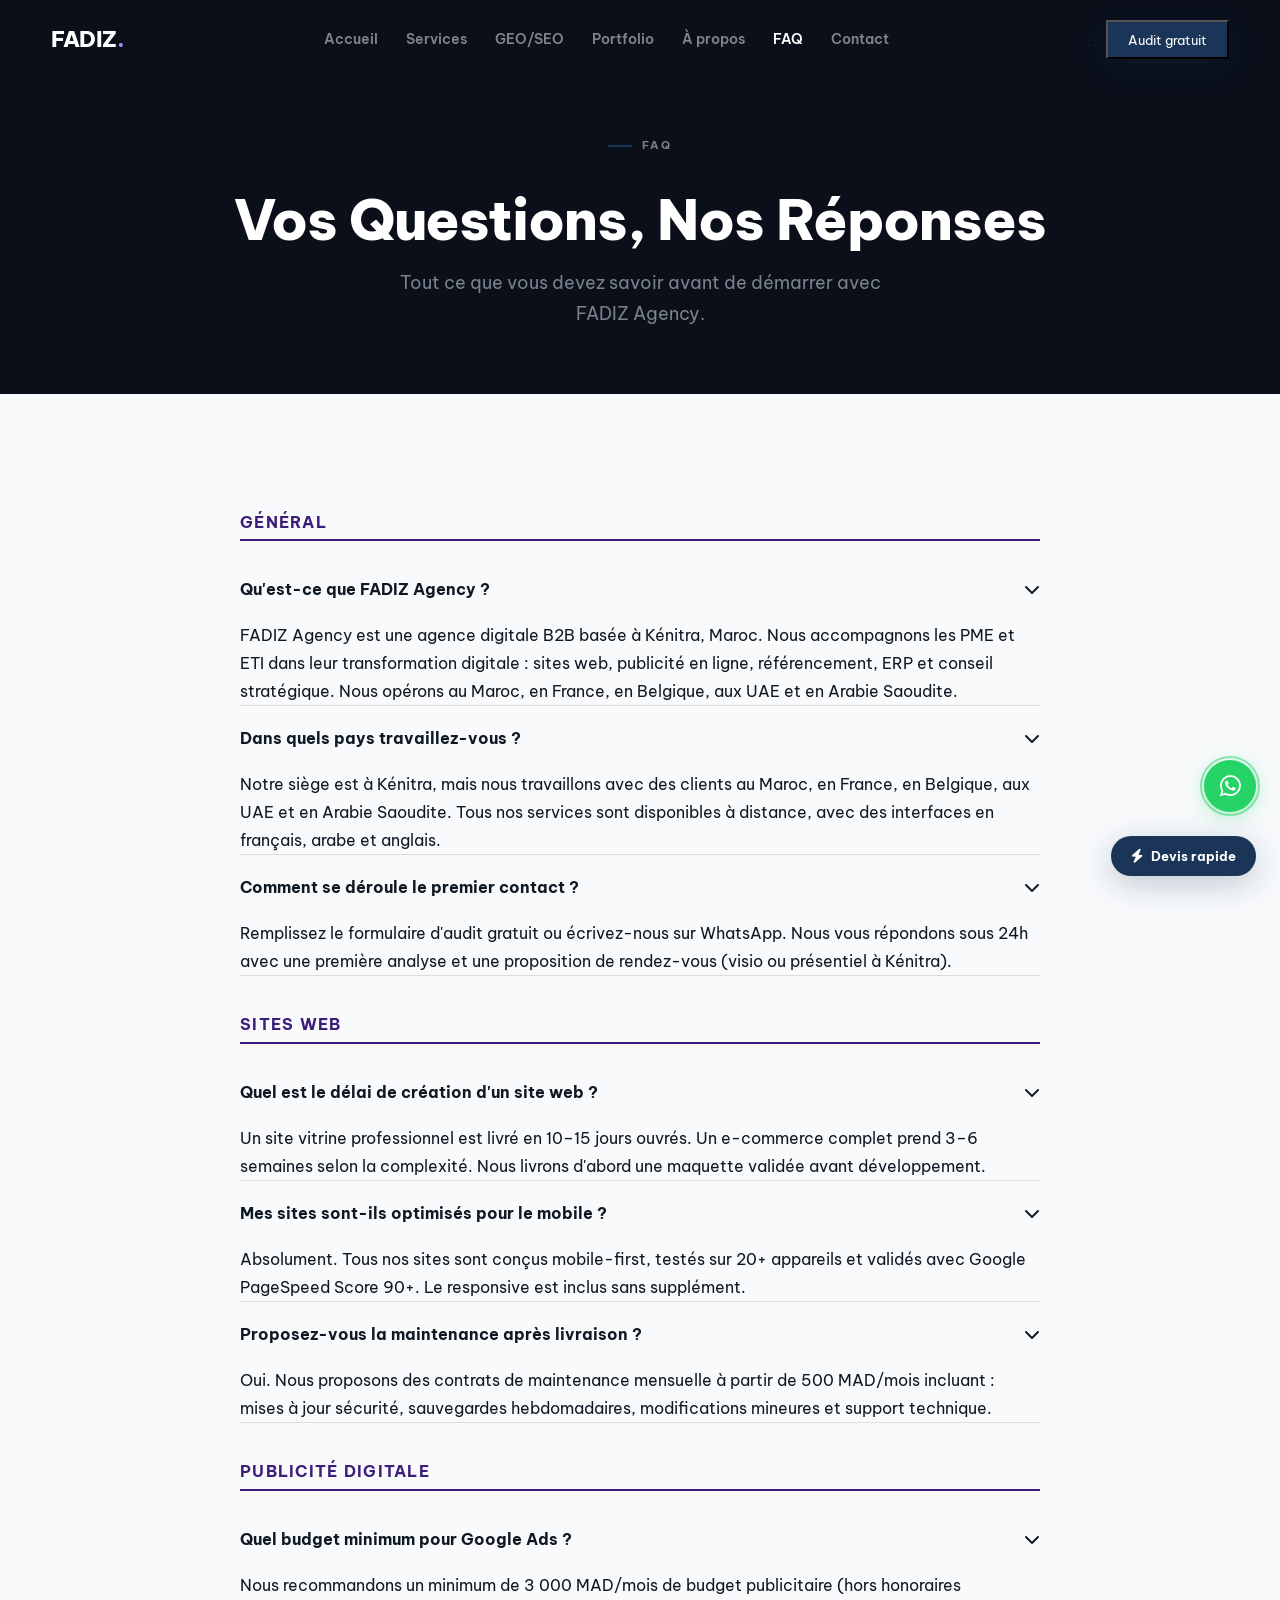
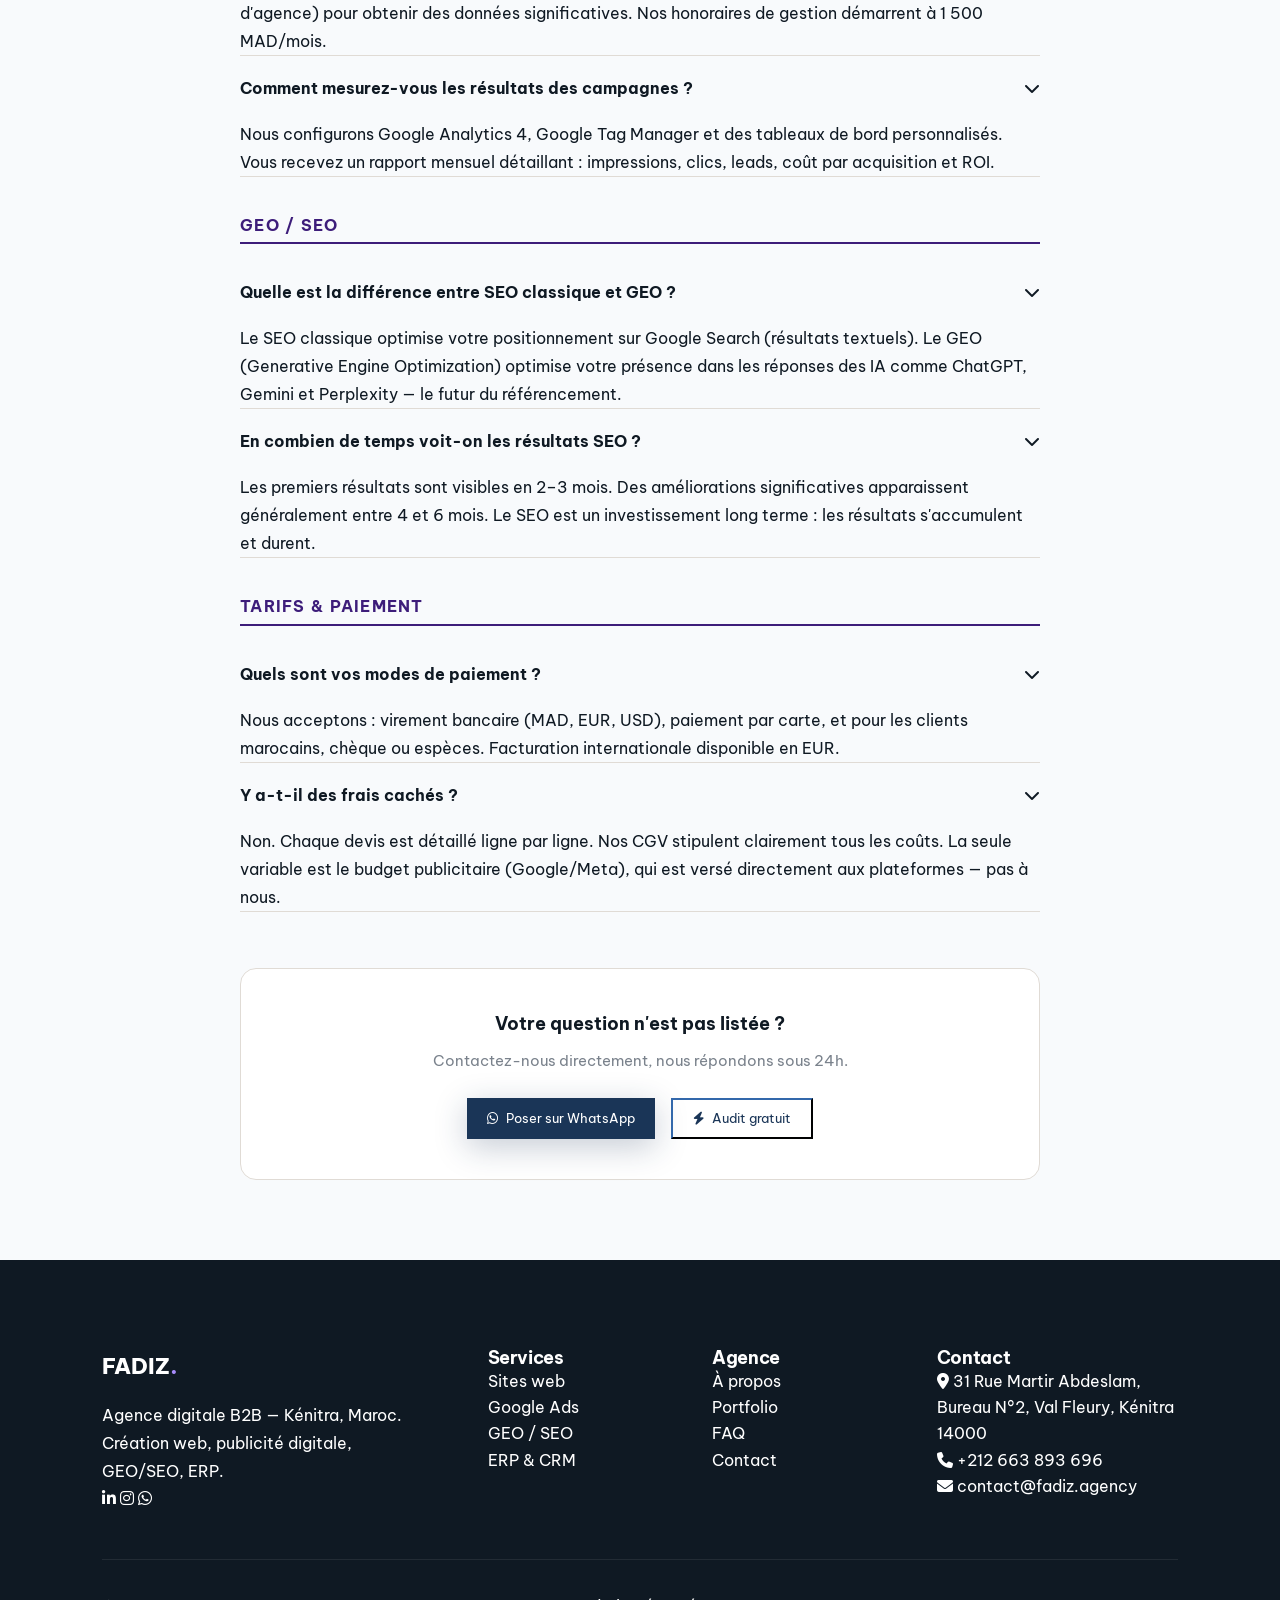
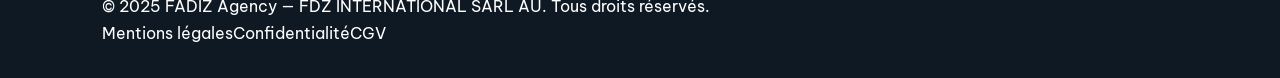
<file: faq.html>
<!DOCTYPE html>
<html lang="fr">
<head>
  <meta charset="UTF-8">
  <meta name="viewport" content="width=device-width, initial-scale=1.0">
  <title>FAQ — FADIZ Agency | Questions Fréquentes</title>
  <meta name="description" content="Toutes les réponses à vos questions sur nos services digitaux : tarifs, délais, processus, garanties. FADIZ Agency Kénitra.">
  <meta name="robots" content="index, follow">
  <link rel="canonical" href="https://fadiz.agency/faq.html">

  <!-- Open Graph -->
  <meta property="og:type" content="website">
  <meta property="og:url" content="https://fadiz.agency/faq.html">
  <meta property="og:title" content="FAQ — FADIZ Agency | Questions Fréquentes">
  <meta property="og:description" content="Toutes les réponses à vos questions sur nos services digitaux : tarifs, délais, processus, garanties. FADIZ Agency Kénitra.">
  <meta property="og:image" content="https://fadiz.agency/assets/og-faq.jpg">
  <meta property="og:locale" content="fr_MA">
  <meta property="og:site_name" content="FADIZ Agency">

  <!-- Twitter Card -->
  <meta name="twitter:card" content="summary_large_image">
  <meta name="twitter:title" content="FAQ — FADIZ Agency | Questions Fréquentes">
  <meta name="twitter:description" content="Toutes les réponses à vos questions sur nos services digitaux : tarifs, délais, processus, garanties. FADIZ Agency Kénitra.">
  <meta name="twitter:image" content="https://fadiz.agency/assets/og-faq.jpg">

  <!-- Google Fonts: Be Vietnam Pro -->
  <link rel="preconnect" href="https://fonts.googleapis.com">
  <link rel="preconnect" href="https://fonts.gstatic.com" crossorigin>
  <link href="https://fonts.googleapis.com/css2?family=Be+Vietnam+Pro:ital,wght@0,300;0,400;0,500;0,600;0,700;0,800;0,900;1,400&display=swap" rel="stylesheet">

  <!-- Font Awesome 6 Free -->
  <link rel="stylesheet" href="https://cdnjs.cloudflare.com/ajax/libs/font-awesome/6.5.1/css/all.min.css" integrity="sha512-DTOQO9RWCH3ppGqcWaEA1BIZOC6xxalwEsw9c2QQeAIftl+Vegovlnee1c9QX4TctnWMn13TZye+giMm8e2LwA==" crossorigin="anonymous" referrerpolicy="no-referrer">

  <!-- Shared CSS -->
  <link rel="stylesheet" href="css/main.css">

  <!-- LocalBusiness JSON-LD -->
  <script type="application/ld+json">
  {
    "@context": "https://schema.org",
    "@type": "LocalBusiness",
    "name": "FADIZ Agency",
    "description": "Agence digitale B2B à Kénitra, Maroc. Création web, publicité digitale, GEO/SEO, ERP.",
    "url": "https://fadiz.agency",
    "logo": "https://fadiz.agency/assets/logo.png",
    "telephone": "+212663893696",
    "email": "contact@fadiz.agency",
    "address": {
      "@type": "PostalAddress",
      "streetAddress": "31 Rue Martir Abdeslam Ben Mohammed, Bureau N°2, Val Fleury",
      "addressLocality": "Kénitra",
      "postalCode": "14000",
      "addressCountry": "MA"
    },
    "geo": {
      "@type": "GeoCoordinates",
      "latitude": 34.26,
      "longitude": -6.58
    },
    "sameAs": [
      "https://www.linkedin.com/company/fadiz-agency",
      "https://www.instagram.com/fadiz.agency"
    ]
  }
  </script>

  <!-- FAQPage JSON-LD -->
  <script type="application/ld+json">
  {
    "@context": "https://schema.org",
    "@type": "FAQPage",
    "mainEntity": [
      {
        "@type": "Question",
        "name": "Qu'est-ce que FADIZ Agency ?",
        "acceptedAnswer": {
          "@type": "Answer",
          "text": "FADIZ Agency est une agence digitale B2B basée à Kénitra, Maroc. Nous accompagnons les PME et ETI dans leur transformation digitale : sites web, publicité en ligne, référencement, ERP et conseil stratégique. Nous opérons au Maroc, en France, en Belgique, aux UAE et en Arabie Saoudite."
        }
      },
      {
        "@type": "Question",
        "name": "Dans quels pays travaillez-vous ?",
        "acceptedAnswer": {
          "@type": "Answer",
          "text": "Notre siège est à Kénitra, mais nous travaillons avec des clients au Maroc, en France, en Belgique, aux UAE et en Arabie Saoudite. Tous nos services sont disponibles à distance, avec des interfaces en français, arabe et anglais."
        }
      },
      {
        "@type": "Question",
        "name": "Quel est le délai de création d'un site web ?",
        "acceptedAnswer": {
          "@type": "Answer",
          "text": "Un site vitrine professionnel est livré en 10–15 jours ouvrés. Un e-commerce complet prend 3–6 semaines selon la complexité. Nous livrons d'abord une maquette validée avant développement."
        }
      },
      {
        "@type": "Question",
        "name": "Quel budget minimum pour Google Ads ?",
        "acceptedAnswer": {
          "@type": "Answer",
          "text": "Nous recommandons un minimum de 3 000 MAD/mois de budget publicitaire (hors honoraires d'agence) pour obtenir des données significatives. Nos honoraires de gestion démarrent à 1 500 MAD/mois."
        }
      },
      {
        "@type": "Question",
        "name": "Quelle est la différence entre SEO classique et GEO ?",
        "acceptedAnswer": {
          "@type": "Answer",
          "text": "Le SEO classique optimise votre positionnement sur Google Search (résultats textuels). Le GEO (Generative Engine Optimization) optimise votre présence dans les réponses des IA comme ChatGPT, Gemini et Perplexity — le futur du référencement."
        }
      },
      {
        "@type": "Question",
        "name": "En combien de temps voit-on les résultats SEO ?",
        "acceptedAnswer": {
          "@type": "Answer",
          "text": "Les premiers résultats sont visibles en 2–3 mois. Des améliorations significatives apparaissent généralement entre 4 et 6 mois. Le SEO est un investissement long terme : les résultats s'accumulent et durent."
        }
      },
      {
        "@type": "Question",
        "name": "Quels sont vos modes de paiement ?",
        "acceptedAnswer": {
          "@type": "Answer",
          "text": "Nous acceptons : virement bancaire (MAD, EUR, USD), paiement par carte, et pour les clients marocains, chèque ou espèces. Facturation internationale disponible en EUR."
        }
      },
      {
        "@type": "Question",
        "name": "Y a-t-il des frais cachés ?",
        "acceptedAnswer": {
          "@type": "Answer",
          "text": "Non. Chaque devis est détaillé ligne par ligne. Nos CGV stipulent clairement tous les coûts. La seule variable est le budget publicitaire (Google/Meta), qui est versé directement aux plateformes — pas à nous."
        }
      },
      {
        "@type": "Question",
        "name": "Proposez-vous la maintenance après livraison ?",
        "acceptedAnswer": {
          "@type": "Answer",
          "text": "Oui. Nous proposons des contrats de maintenance mensuelle à partir de 500 MAD/mois incluant : mises à jour sécurité, sauvegardes hebdomadaires, modifications mineures et support technique."
        }
      },
      {
        "@type": "Question",
        "name": "Comment mesurez-vous les résultats des campagnes ?",
        "acceptedAnswer": {
          "@type": "Answer",
          "text": "Nous configurons Google Analytics 4, Google Tag Manager et des tableaux de bord personnalisés. Vous recevez un rapport mensuel détaillant : impressions, clics, leads, coût par acquisition et ROI."
        }
      }
    ]
  }
  </script>

  <style>
    .faq-category{font-size:1rem;font-weight:700;color:var(--violet);text-transform:uppercase;letter-spacing:.08em;margin:2.5rem 0 1rem;padding-bottom:.5rem;border-bottom:2px solid var(--violet)}
    .faq-section-wrap{max-width:800px;margin:0 auto}
  </style>
</head>
<body>

  <!-- WhatsApp float -->
  <a href="https://wa.me/212663893696?text=Salam%2C+je+voudrais+un+audit+gratuit+de+mon+site." class="float-wa" target="_blank" rel="noopener" aria-label="WhatsApp"><i class="fa-brands fa-whatsapp"></i></a>
  <button class="float-devis" data-modal-open aria-label="Devis rapide"><i class="fa-solid fa-bolt"></i> Devis rapide</button>

  <!-- Modal -->
  <div class="modal-overlay" id="modal" role="dialog" aria-modal="true" aria-labelledby="modal-title">
    <div class="modal-box">
      <button class="modal-close" data-modal-close>&times;</button>
      <p class="section-label">Offre limitée</p>
      <h2 id="modal-title">Audit Digital Gratuit</h2>
      <p style="color:var(--muted);margin-bottom:1.5rem">Analyse complète sous 24h — sans engagement.</p>
      <form>
        <div class="form-row">
          <div class="form-group"><label>Prénom *</label><input type="text" name="prenom" required placeholder="Votre prénom"></div>
          <div class="form-group"><label>Entreprise *</label><input type="text" name="entreprise" required placeholder="Nom de votre société"></div>
        </div>
        <div class="form-row">
          <div class="form-group"><label>Email *</label><input type="email" name="email" required placeholder="votre@email.com"></div>
          <div class="form-group"><label>WhatsApp</label><input type="tel" name="whatsapp" placeholder="+212 6XX XXX XXX"></div>
        </div>
        <div class="form-group"><label>Besoin principal *</label>
          <select name="besoin" required><option value="">— Choisir —</option><option>Site web</option><option>Google Ads</option><option>GEO/SEO</option><option>ERP</option><option>Conseil</option></select>
        </div>
        <button type="submit" class="btn-primary btn-full">Demander mon audit <i class="fa-solid fa-arrow-right"></i></button>
      </form>
    </div>
  </div>

  <!-- Header -->
  <header id="header">
    <nav class="nav-inner">
      <a href="index.html" class="nav-logo"><span style="font-weight:800;font-size:1.4rem;color:#fff;letter-spacing:-.02em">FADIZ<span style="color:#a78bfa">.</span></span></a>
      <ul class="nav-links">
        <li><a href="index.html">Accueil</a></li>
        <li><a href="services.html">Services</a></li>
        <li><a href="geo-seo.html">GEO/SEO</a></li>
        <li><a href="portfolio.html">Portfolio</a></li>
        <li><a href="about.html">À propos</a></li>
        <li><a href="faq.html" class="active">FAQ</a></li>
        <li><a href="contact.html">Contact</a></li>
      </ul>
      <div class="nav-cta">
        <a href="https://wa.me/212663893696" class="nav-wa" target="_blank" rel="noopener"><i class="fa-brands fa-whatsapp"></i></a>
        <button class="btn-primary btn-sm" data-modal-open>Audit gratuit</button>
      </div>
      <button class="hamburger" id="nav-toggle" aria-label="Menu" aria-expanded="false"><span></span><span></span><span></span></button>
    </nav>
  </header>

  <!-- Mobile Drawer -->
  <div id="mobile-drawer">
    <div id="drawer-overlay"></div>
    <div class="drawer-panel">
      <button class="drawer-close" id="drawer-close">&times;</button>
      <a href="index.html" class="drawer-logo"><span style="font-weight:800;font-size:1.5rem">FADIZ<span style="color:#a78bfa">.</span></span></a>
      <ul>
        <li><a href="index.html"><i class="fa-solid fa-house"></i> Accueil</a></li>
        <li><a href="services.html"><i class="fa-solid fa-layer-group"></i> Services</a></li>
        <li><a href="geo-seo.html"><i class="fa-solid fa-map-location-dot"></i> GEO/SEO</a></li>
        <li><a href="portfolio.html"><i class="fa-solid fa-briefcase"></i> Portfolio</a></li>
        <li><a href="about.html"><i class="fa-solid fa-users"></i> À propos</a></li>
        <li><a href="faq.html"><i class="fa-solid fa-circle-question"></i> FAQ</a></li>
        <li><a href="contact.html"><i class="fa-solid fa-envelope"></i> Contact</a></li>
      </ul>
      <div style="padding:1.5rem">
        <button class="btn-primary btn-full" data-modal-open>Audit gratuit</button>
      </div>
    </div>
  </div>

  <main>

    <!-- Hero Mini -->
    <section style="background:var(--hero-bg);padding:8rem 0 4rem;text-align:center">
      <div class="container">
        <p class="section-label">FAQ</p>
        <h1 style="font-size:clamp(2rem,5vw,3.5rem);font-weight:800;color:#fff;margin:.75rem 0 1rem;line-height:1.15">Vos Questions, Nos Réponses</h1>
        <p style="font-size:1.1rem;color:var(--muted);max-width:520px;margin:0 auto">Tout ce que vous devez savoir avant de démarrer avec FADIZ Agency.</p>
      </div>
    </section>

    <!-- FAQ Accordion Section -->
    <section style="padding:5rem 0;background:#f8fafc">
      <div class="container">
        <div class="faq-section-wrap">

          <!-- Category 1: Général -->
          <h3 class="faq-category">Général</h3>

          <div class="accordion">

            <div class="accordion-item">
              <button class="accordion-trigger" aria-expanded="false">
                <span>Qu'est-ce que FADIZ Agency ?</span>
                <i class="fa-solid fa-chevron-down"></i>
              </button>
              <div class="accordion-content">
                <p>FADIZ Agency est une agence digitale B2B basée à Kénitra, Maroc. Nous accompagnons les PME et ETI dans leur transformation digitale : sites web, publicité en ligne, référencement, ERP et conseil stratégique. Nous opérons au Maroc, en France, en Belgique, aux UAE et en Arabie Saoudite.</p>
              </div>
            </div>

            <div class="accordion-item">
              <button class="accordion-trigger" aria-expanded="false">
                <span>Dans quels pays travaillez-vous ?</span>
                <i class="fa-solid fa-chevron-down"></i>
              </button>
              <div class="accordion-content">
                <p>Notre siège est à Kénitra, mais nous travaillons avec des clients au Maroc, en France, en Belgique, aux UAE et en Arabie Saoudite. Tous nos services sont disponibles à distance, avec des interfaces en français, arabe et anglais.</p>
              </div>
            </div>

            <div class="accordion-item">
              <button class="accordion-trigger" aria-expanded="false">
                <span>Comment se déroule le premier contact ?</span>
                <i class="fa-solid fa-chevron-down"></i>
              </button>
              <div class="accordion-content">
                <p>Remplissez le formulaire d'audit gratuit ou écrivez-nous sur WhatsApp. Nous vous répondons sous 24h avec une première analyse et une proposition de rendez-vous (visio ou présentiel à Kénitra).</p>
              </div>
            </div>

          </div>

          <!-- Category 2: Sites Web -->
          <h3 class="faq-category">Sites Web</h3>

          <div class="accordion">

            <div class="accordion-item">
              <button class="accordion-trigger" aria-expanded="false">
                <span>Quel est le délai de création d'un site web ?</span>
                <i class="fa-solid fa-chevron-down"></i>
              </button>
              <div class="accordion-content">
                <p>Un site vitrine professionnel est livré en 10–15 jours ouvrés. Un e-commerce complet prend 3–6 semaines selon la complexité. Nous livrons d'abord une maquette validée avant développement.</p>
              </div>
            </div>

            <div class="accordion-item">
              <button class="accordion-trigger" aria-expanded="false">
                <span>Mes sites sont-ils optimisés pour le mobile ?</span>
                <i class="fa-solid fa-chevron-down"></i>
              </button>
              <div class="accordion-content">
                <p>Absolument. Tous nos sites sont conçus mobile-first, testés sur 20+ appareils et validés avec Google PageSpeed Score 90+. Le responsive est inclus sans supplément.</p>
              </div>
            </div>

            <div class="accordion-item">
              <button class="accordion-trigger" aria-expanded="false">
                <span>Proposez-vous la maintenance après livraison ?</span>
                <i class="fa-solid fa-chevron-down"></i>
              </button>
              <div class="accordion-content">
                <p>Oui. Nous proposons des contrats de maintenance mensuelle à partir de 500 MAD/mois incluant : mises à jour sécurité, sauvegardes hebdomadaires, modifications mineures et support technique.</p>
              </div>
            </div>

          </div>

          <!-- Category 3: Publicité Digitale -->
          <h3 class="faq-category">Publicité Digitale</h3>

          <div class="accordion">

            <div class="accordion-item">
              <button class="accordion-trigger" aria-expanded="false">
                <span>Quel budget minimum pour Google Ads ?</span>
                <i class="fa-solid fa-chevron-down"></i>
              </button>
              <div class="accordion-content">
                <p>Nous recommandons un minimum de 3 000 MAD/mois de budget publicitaire (hors honoraires d'agence) pour obtenir des données significatives. Nos honoraires de gestion démarrent à 1 500 MAD/mois.</p>
              </div>
            </div>

            <div class="accordion-item">
              <button class="accordion-trigger" aria-expanded="false">
                <span>Comment mesurez-vous les résultats des campagnes ?</span>
                <i class="fa-solid fa-chevron-down"></i>
              </button>
              <div class="accordion-content">
                <p>Nous configurons Google Analytics 4, Google Tag Manager et des tableaux de bord personnalisés. Vous recevez un rapport mensuel détaillant : impressions, clics, leads, coût par acquisition et ROI.</p>
              </div>
            </div>

          </div>

          <!-- Category 4: GEO / SEO -->
          <h3 class="faq-category">GEO / SEO</h3>

          <div class="accordion">

            <div class="accordion-item">
              <button class="accordion-trigger" aria-expanded="false">
                <span>Quelle est la différence entre SEO classique et GEO ?</span>
                <i class="fa-solid fa-chevron-down"></i>
              </button>
              <div class="accordion-content">
                <p>Le SEO classique optimise votre positionnement sur Google Search (résultats textuels). Le GEO (Generative Engine Optimization) optimise votre présence dans les réponses des IA comme ChatGPT, Gemini et Perplexity — le futur du référencement.</p>
              </div>
            </div>

            <div class="accordion-item">
              <button class="accordion-trigger" aria-expanded="false">
                <span>En combien de temps voit-on les résultats SEO ?</span>
                <i class="fa-solid fa-chevron-down"></i>
              </button>
              <div class="accordion-content">
                <p>Les premiers résultats sont visibles en 2–3 mois. Des améliorations significatives apparaissent généralement entre 4 et 6 mois. Le SEO est un investissement long terme : les résultats s'accumulent et durent.</p>
              </div>
            </div>

          </div>

          <!-- Category 5: Tarifs & Paiement -->
          <h3 class="faq-category">Tarifs &amp; Paiement</h3>

          <div class="accordion">

            <div class="accordion-item">
              <button class="accordion-trigger" aria-expanded="false">
                <span>Quels sont vos modes de paiement ?</span>
                <i class="fa-solid fa-chevron-down"></i>
              </button>
              <div class="accordion-content">
                <p>Nous acceptons : virement bancaire (MAD, EUR, USD), paiement par carte, et pour les clients marocains, chèque ou espèces. Facturation internationale disponible en EUR.</p>
              </div>
            </div>

            <div class="accordion-item">
              <button class="accordion-trigger" aria-expanded="false">
                <span>Y a-t-il des frais cachés ?</span>
                <i class="fa-solid fa-chevron-down"></i>
              </button>
              <div class="accordion-content">
                <p>Non. Chaque devis est détaillé ligne par ligne. Nos CGV stipulent clairement tous les coûts. La seule variable est le budget publicitaire (Google/Meta), qui est versé directement aux plateformes — pas à nous.</p>
              </div>
            </div>

          </div>

          <!-- Bottom CTA -->
          <div style="margin-top:3.5rem;padding:2.5rem;background:#fff;border:1px solid var(--border);border-radius:16px;text-align:center">
            <p style="font-size:1.1rem;font-weight:700;color:var(--ink);margin-bottom:.5rem">Votre question n'est pas listée ?</p>
            <p style="font-size:.95rem;color:var(--muted);margin-bottom:1.5rem">Contactez-nous directement, nous répondons sous 24h.</p>
            <div style="display:flex;gap:1rem;justify-content:center;flex-wrap:wrap">
              <a href="https://wa.me/212663893696?text=Bonjour+FADIZ%2C+j%27ai+une+question+" class="btn-primary btn-sm" target="_blank" rel="noopener" style="display:inline-flex;align-items:center;gap:.5rem;text-decoration:none">
                <i class="fa-brands fa-whatsapp"></i> Poser sur WhatsApp
              </a>
              <button class="btn-outline btn-sm" data-modal-open style="display:inline-flex;align-items:center;gap:.5rem;cursor:pointer">
                <i class="fa-solid fa-bolt"></i> Audit gratuit
              </button>
            </div>
          </div>

        </div>
      </div>
    </section>

  </main>

  <!-- Footer -->
  <footer>
    <div class="footer-grid">
      <div class="footer-brand">
        <a href="index.html" style="display:inline-block;margin-bottom:1rem"><span style="font-weight:800;font-size:1.4rem;color:#fff">FADIZ<span style="color:#a78bfa">.</span></span></a>
        <p>Agence digitale B2B — Kénitra, Maroc. Création web, publicité digitale, GEO/SEO, ERP.</p>
        <div class="social-links">
          <a href="#" aria-label="LinkedIn"><i class="fa-brands fa-linkedin-in"></i></a>
          <a href="#" aria-label="Instagram"><i class="fa-brands fa-instagram"></i></a>
          <a href="https://wa.me/212663893696" aria-label="WhatsApp" target="_blank" rel="noopener"><i class="fa-brands fa-whatsapp"></i></a>
        </div>
      </div>
      <div class="footer-col"><h4>Services</h4><ul>
        <li><a href="service-web.html">Sites web</a></li>
        <li><a href="service-ads.html">Google Ads</a></li>
        <li><a href="geo-seo.html">GEO / SEO</a></li>
        <li><a href="service-erp.html">ERP &amp; CRM</a></li>
      </ul></div>
      <div class="footer-col"><h4>Agence</h4><ul>
        <li><a href="about.html">À propos</a></li>
        <li><a href="portfolio.html">Portfolio</a></li>
        <li><a href="faq.html">FAQ</a></li>
        <li><a href="contact.html">Contact</a></li>
      </ul></div>
      <div class="footer-col"><h4>Contact</h4><ul>
        <li><i class="fa-solid fa-location-dot"></i> 31 Rue Martir Abdeslam, Bureau N°2, Val Fleury, Kénitra 14000</li>
        <li><a href="tel:+212663893696"><i class="fa-solid fa-phone"></i> +212 663 893 696</a></li>
        <li><a href="mailto:contact@fadiz.agency"><i class="fa-solid fa-envelope"></i> contact@fadiz.agency</a></li>
      </ul></div>
    </div>
    <div class="footer-bottom">
      <p>© 2025 FADIZ Agency — FDZ INTERNATIONAL SARL AU. Tous droits réservés.</p>
      <div><a href="mentions-legales.html">Mentions légales</a><a href="politique-confidentialite.html">Confidentialité</a><a href="cgv.html">CGV</a></div>
    </div>
  </footer>

  <script src="js/main.js"></script>
</body>
</html>
</file>
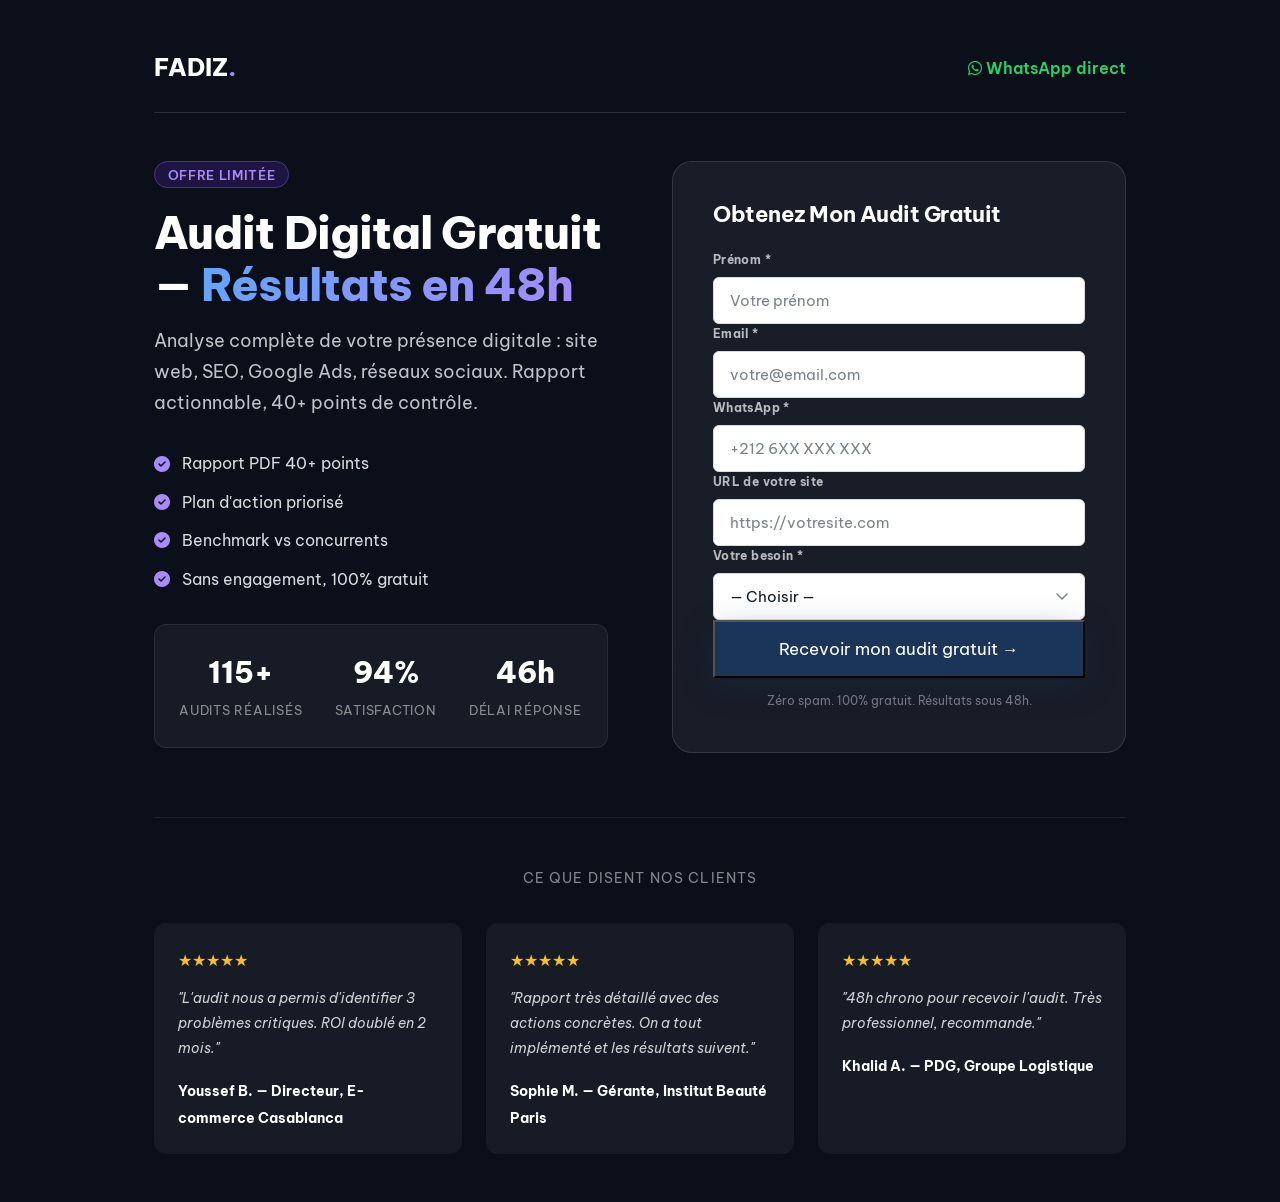
<file: landing.html>
<!DOCTYPE html>
<html lang="fr">
<head>
  <meta charset="UTF-8">
  <meta name="viewport" content="width=device-width, initial-scale=1.0">
  <title>Audit Digital Gratuit — FADIZ Agency | 48h Résultats</title>
  <meta name="description" content="Obtenez votre audit digital gratuit en 48h. Sites web, Google Ads, SEO. FADIZ Agency — Kénitra, Maroc.">
  <meta property="og:title" content="Audit Digital Gratuit — FADIZ Agency | 48h Résultats">
  <meta property="og:description" content="Obtenez votre audit digital gratuit en 48h. Sites web, Google Ads, SEO. FADIZ Agency — Kénitra, Maroc.">
  <meta property="og:type" content="website">
  <meta property="og:url" content="https://fadiz.agency/landing.html">
  <meta property="og:image" content="https://fadiz.agency/img/og-landing.jpg">
  <link rel="canonical" href="https://fadiz.agency/landing.html">
  <link rel="preconnect" href="https://fonts.googleapis.com">
  <link rel="preconnect" href="https://fonts.gstatic.com" crossorigin>
  <link href="https://fonts.googleapis.com/css2?family=Be+Vietnam+Pro:wght@300;400;500;600;700;800&display=swap" rel="stylesheet">
  <link rel="stylesheet" href="https://cdnjs.cloudflare.com/ajax/libs/font-awesome/6.5.0/css/all.min.css">
  <link rel="stylesheet" href="css/main.css">
  <script type="application/ld+json">
  {
    "@context": "https://schema.org",
    "@type": "LocalBusiness",
    "name": "FADIZ Agency",
    "description": "Agence digitale B2B — création de sites web, Google Ads, GEO/SEO, ERP.",
    "url": "https://fadiz.agency",
    "telephone": "+212663893696",
    "email": "contact@fadiz.agency",
    "address": {
      "@type": "PostalAddress",
      "streetAddress": "31 Rue Martir Abdeslam, Bureau N°2, Val Fleury",
      "addressLocality": "Kénitra",
      "postalCode": "14000",
      "addressCountry": "MA"
    },
    "geo": {
      "@type": "GeoCoordinates",
      "latitude": 34.261,
      "longitude": -6.5802
    },
    "openingHours": "Mo-Fr 09:00-18:00",
    "priceRange": "MAD",
    "sameAs": [
      "https://wa.me/212663893696"
    ]
  }
  </script>
  <style>
    body.landing-body {
      background: #0a0f1a;
      color: #fff;
      font-family: 'Be Vietnam Pro', sans-serif;
      min-height: 100vh;
      padding: 0;
      margin: 0;
    }
    @media (max-width: 768px) {
      .landing-two-col { grid-template-columns: 1fr !important; }
    }
  </style>
</head>
<body class="landing-body">

  <!-- MODAL -->
  <div class="modal-overlay" id="modal" role="dialog" aria-modal="true" aria-labelledby="modal-title">
    <div class="modal-box">
      <button class="modal-close" data-modal-close>&times;</button>
      <p class="section-label">Offre limitée</p>
      <h2 id="modal-title">Audit Digital Gratuit</h2>
      <p style="color:var(--muted);margin-bottom:1.5rem">Analyse complète sous 24h — sans engagement.</p>
      <form>
        <div class="form-row">
          <div class="form-group"><label>Prénom *</label><input type="text" name="prenom" required placeholder="Votre prénom"></div>
          <div class="form-group"><label>Email *</label><input type="email" name="email" required placeholder="votre@email.com"></div>
        </div>
        <div class="form-group"><label>Besoin *</label><select name="besoin" required><option value="">— Choisir —</option><option>Site web</option><option>Google Ads</option><option>GEO/SEO</option><option>ERP</option><option>Conseil</option></select></div>
        <button type="submit" class="btn-primary btn-full">Demander mon audit <i class="fa-solid fa-arrow-right"></i></button>
      </form>
    </div>
  </div>

  <main style="max-width:1100px;margin:0 auto;padding:3rem 5vw">

    <!-- Header row -->
    <div style="display:flex;align-items:center;justify-content:space-between;margin-bottom:3rem;padding-bottom:1.5rem;border-bottom:1px solid rgba(255,255,255,.12)">
      <a href="index.html" style="text-decoration:none"><span style="font-weight:800;font-size:1.5rem;color:#fff">FADIZ<span style="color:#a78bfa">.</span></span></a>
      <a href="https://wa.me/212663893696" style="color:#25d366;text-decoration:none;font-weight:600"><i class="fa-brands fa-whatsapp"></i> WhatsApp direct</a>
    </div>

    <!-- Two col: left=copy, right=form -->
    <div class="landing-two-col" style="display:grid;grid-template-columns:1fr 1fr;gap:4rem;align-items:start">

      <!-- LEFT -->
      <div>
        <span style="background:rgba(61,29,122,.4);border:1px solid rgba(167,139,250,.3);color:#a78bfa;padding:.3rem .8rem;border-radius:20px;font-size:.82rem;font-weight:600;letter-spacing:.05em">OFFRE LIMITÉE</span>
        <h1 style="font-size:clamp(1.8rem,3.5vw,2.8rem);font-weight:800;line-height:1.15;margin:1.25rem 0 1rem">Audit Digital Gratuit — <span style="background:linear-gradient(135deg,#60a5fa,#a78bfa);-webkit-background-clip:text;-webkit-text-fill-color:transparent;background-clip:text">Résultats en 48h</span></h1>
        <p style="color:rgba(255,255,255,.75);font-size:1.1rem;margin-bottom:2rem">Analyse complète de votre présence digitale : site web, SEO, Google Ads, réseaux sociaux. Rapport actionnable, 40+ points de contrôle.</p>

        <!-- 4 bullets -->
        <ul style="list-style:none;padding:0;margin:0 0 2rem;display:flex;flex-direction:column;gap:.75rem">
          <li style="display:flex;align-items:center;gap:.75rem;color:rgba(255,255,255,.85)"><i class="fa-solid fa-circle-check" style="color:#a78bfa;flex-shrink:0"></i> Rapport PDF 40+ points</li>
          <li style="display:flex;align-items:center;gap:.75rem;color:rgba(255,255,255,.85)"><i class="fa-solid fa-circle-check" style="color:#a78bfa;flex-shrink:0"></i> Plan d'action priorisé</li>
          <li style="display:flex;align-items:center;gap:.75rem;color:rgba(255,255,255,.85)"><i class="fa-solid fa-circle-check" style="color:#a78bfa;flex-shrink:0"></i> Benchmark vs concurrents</li>
          <li style="display:flex;align-items:center;gap:.75rem;color:rgba(255,255,255,.85)"><i class="fa-solid fa-circle-check" style="color:#a78bfa;flex-shrink:0"></i> Sans engagement, 100% gratuit</li>
        </ul>

        <!-- Social proof counters -->
        <div style="display:flex;gap:2rem;padding:1.5rem;background:rgba(255,255,255,.05);border-radius:12px;border:1px solid rgba(255,255,255,.08)">
          <div style="text-align:center">
            <strong style="display:block;font-size:1.8rem;font-weight:800;color:#fff"><span data-counter="120" data-suffix="+">0</span></strong>
            <span style="font-size:.8rem;color:rgba(255,255,255,.5);text-transform:uppercase;letter-spacing:.06em">Audits réalisés</span>
          </div>
          <div style="text-align:center">
            <strong style="display:block;font-size:1.8rem;font-weight:800;color:#fff"><span data-counter="98" data-suffix="%">0</span></strong>
            <span style="font-size:.8rem;color:rgba(255,255,255,.5);text-transform:uppercase;letter-spacing:.06em">Satisfaction</span>
          </div>
          <div style="text-align:center">
            <strong style="display:block;font-size:1.8rem;font-weight:800;color:#fff"><span data-counter="48" data-suffix="h">0</span></strong>
            <span style="font-size:.8rem;color:rgba(255,255,255,.5);text-transform:uppercase;letter-spacing:.06em">Délai réponse</span>
          </div>
        </div>
      </div>

      <!-- RIGHT: form card -->
      <div style="background:rgba(255,255,255,.06);border:1px solid rgba(255,255,255,.12);border-radius:20px;padding:2.5rem">
        <h2 style="font-size:1.4rem;font-weight:700;margin-bottom:1.5rem">Obtenez Mon Audit Gratuit</h2>
        <form id="landing-form">
          <div class="form-group"><label style="color:rgba(255,255,255,.7)">Prénom *</label><input type="text" name="prenom" required placeholder="Votre prénom"></div>
          <div class="form-group"><label style="color:rgba(255,255,255,.7)">Email *</label><input type="email" name="email" required placeholder="votre@email.com"></div>
          <div class="form-group"><label style="color:rgba(255,255,255,.7)">WhatsApp *</label><input type="tel" name="whatsapp" required placeholder="+212 6XX XXX XXX"></div>
          <div class="form-group"><label style="color:rgba(255,255,255,.7)">URL de votre site</label><input type="url" name="url" placeholder="https://votresite.com"></div>
          <div class="form-group"><label style="color:rgba(255,255,255,.7)">Votre besoin *</label>
            <select name="besoin" required>
              <option value="">— Choisir —</option>
              <option>Site web</option>
              <option>Google Ads</option>
              <option>GEO/SEO</option>
              <option>ERP</option>
              <option>Tout le digital</option>
            </select>
          </div>
          <button type="submit" class="btn-primary btn-full" style="font-size:1.05rem;padding:1rem">Recevoir mon audit gratuit →</button>
          <p style="font-size:.78rem;color:rgba(255,255,255,.4);text-align:center;margin-top:.75rem">Zéro spam. 100% gratuit. Résultats sous 48h.</p>
        </form>
      </div>

    </div>

    <!-- Testimonials row -->
    <div style="margin-top:4rem;padding-top:3rem;border-top:1px solid rgba(255,255,255,.08)">
      <p style="text-align:center;color:rgba(255,255,255,.5);margin-bottom:2rem;font-size:.9rem;text-transform:uppercase;letter-spacing:.08em">Ce que disent nos clients</p>
      <div style="display:grid;grid-template-columns:repeat(3,1fr);gap:1.5rem">
        <div style="background:rgba(255,255,255,.05);border-radius:12px;padding:1.5rem">
          <div style="color:#fbbf24;margin-bottom:.75rem">★★★★★</div>
          <p style="color:rgba(255,255,255,.8);font-size:.9rem;font-style:italic;margin-bottom:1rem">"L'audit nous a permis d'identifier 3 problèmes critiques. ROI doublé en 2 mois."</p>
          <strong style="color:#fff;font-size:.85rem">Youssef B. — Directeur, E-commerce Casablanca</strong>
        </div>
        <div style="background:rgba(255,255,255,.05);border-radius:12px;padding:1.5rem">
          <div style="color:#fbbf24;margin-bottom:.75rem">★★★★★</div>
          <p style="color:rgba(255,255,255,.8);font-size:.9rem;font-style:italic;margin-bottom:1rem">"Rapport très détaillé avec des actions concrètes. On a tout implémenté et les résultats suivent."</p>
          <strong style="color:#fff;font-size:.85rem">Sophie M. — Gérante, Institut Beauté Paris</strong>
        </div>
        <div style="background:rgba(255,255,255,.05);border-radius:12px;padding:1.5rem">
          <div style="color:#fbbf24;margin-bottom:.75rem">★★★★★</div>
          <p style="color:rgba(255,255,255,.8);font-size:.9rem;font-style:italic;margin-bottom:1rem">"48h chrono pour recevoir l'audit. Très professionnel, recommande."</p>
          <strong style="color:#fff;font-size:.85rem">Khalid A. — PDG, Groupe Logistique</strong>
        </div>
      </div>
    </div>

  </main>

  <script src="js/main.js"></script>
  <script>
    // Handle landing form submit
    document.getElementById('landing-form')?.addEventListener('submit', function(e) {
      e.preventDefault();
      this.innerHTML = '<div style="text-align:center;padding:2rem"><i class="fa-solid fa-circle-check" style="font-size:3rem;color:#a78bfa;margin-bottom:1rem;display:block"></i><h3>Merci !</h3><p style="color:rgba(255,255,255,.7)">Votre demande est bien reçue. Nous vous envoyons votre audit sous 48h.</p><a href="https://wa.me/212663893696" style="display:inline-block;margin-top:1rem;color:#25d366;font-weight:600"><i class="fa-brands fa-whatsapp"></i> Écrire sur WhatsApp</a></div>';
    });
  </script>
</body>
</html>
</file>
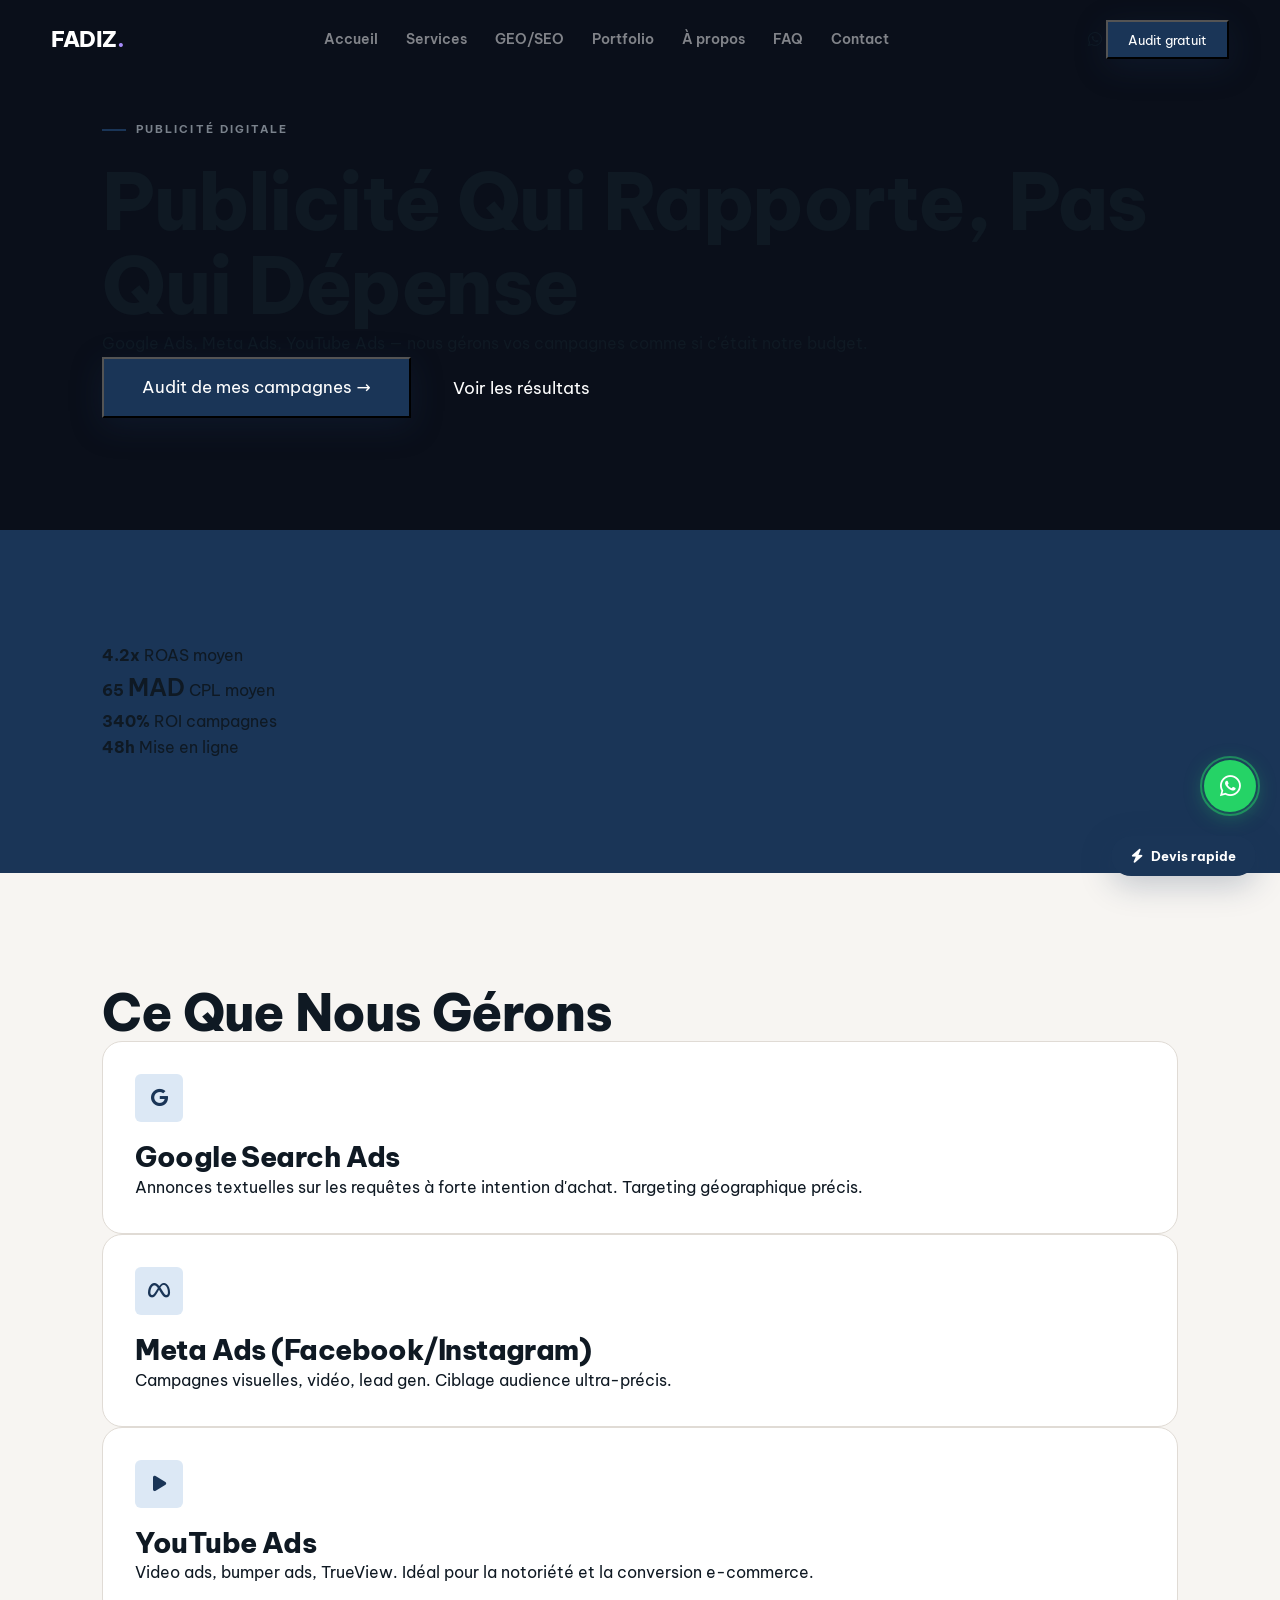
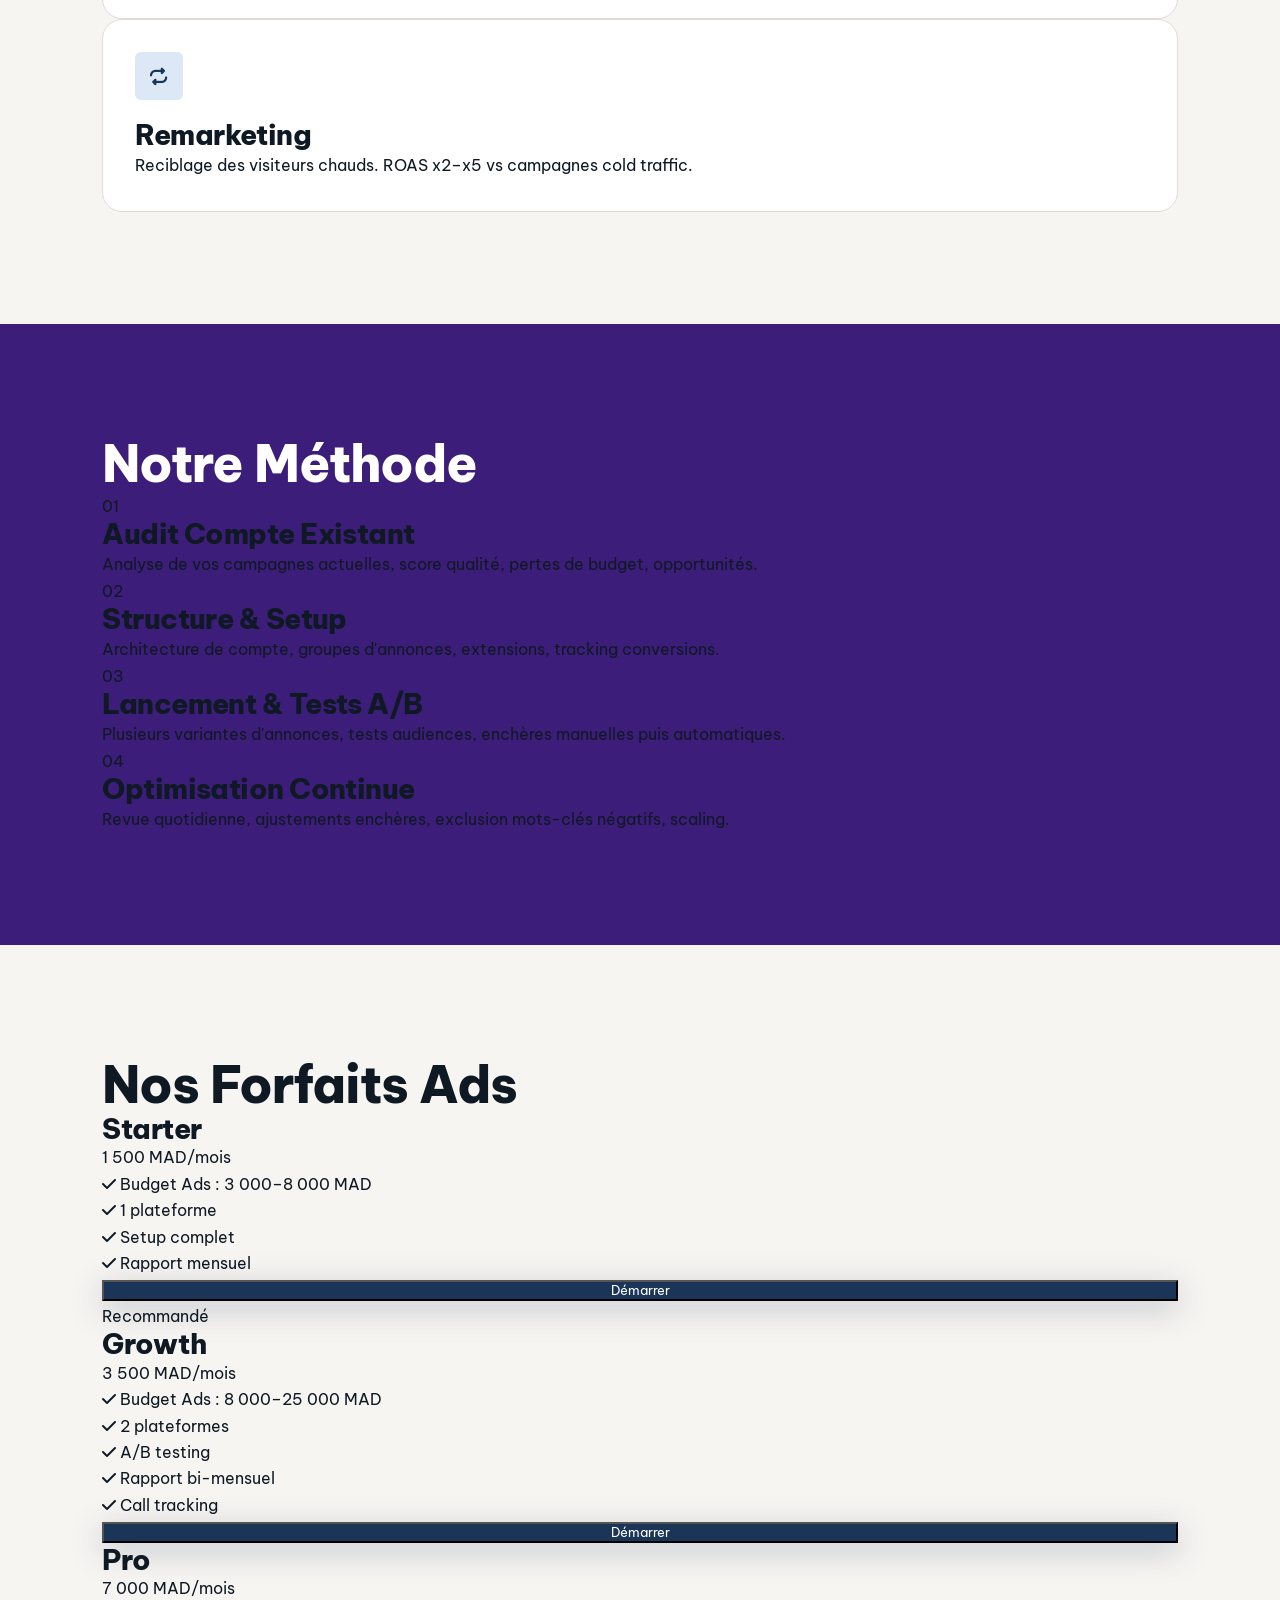
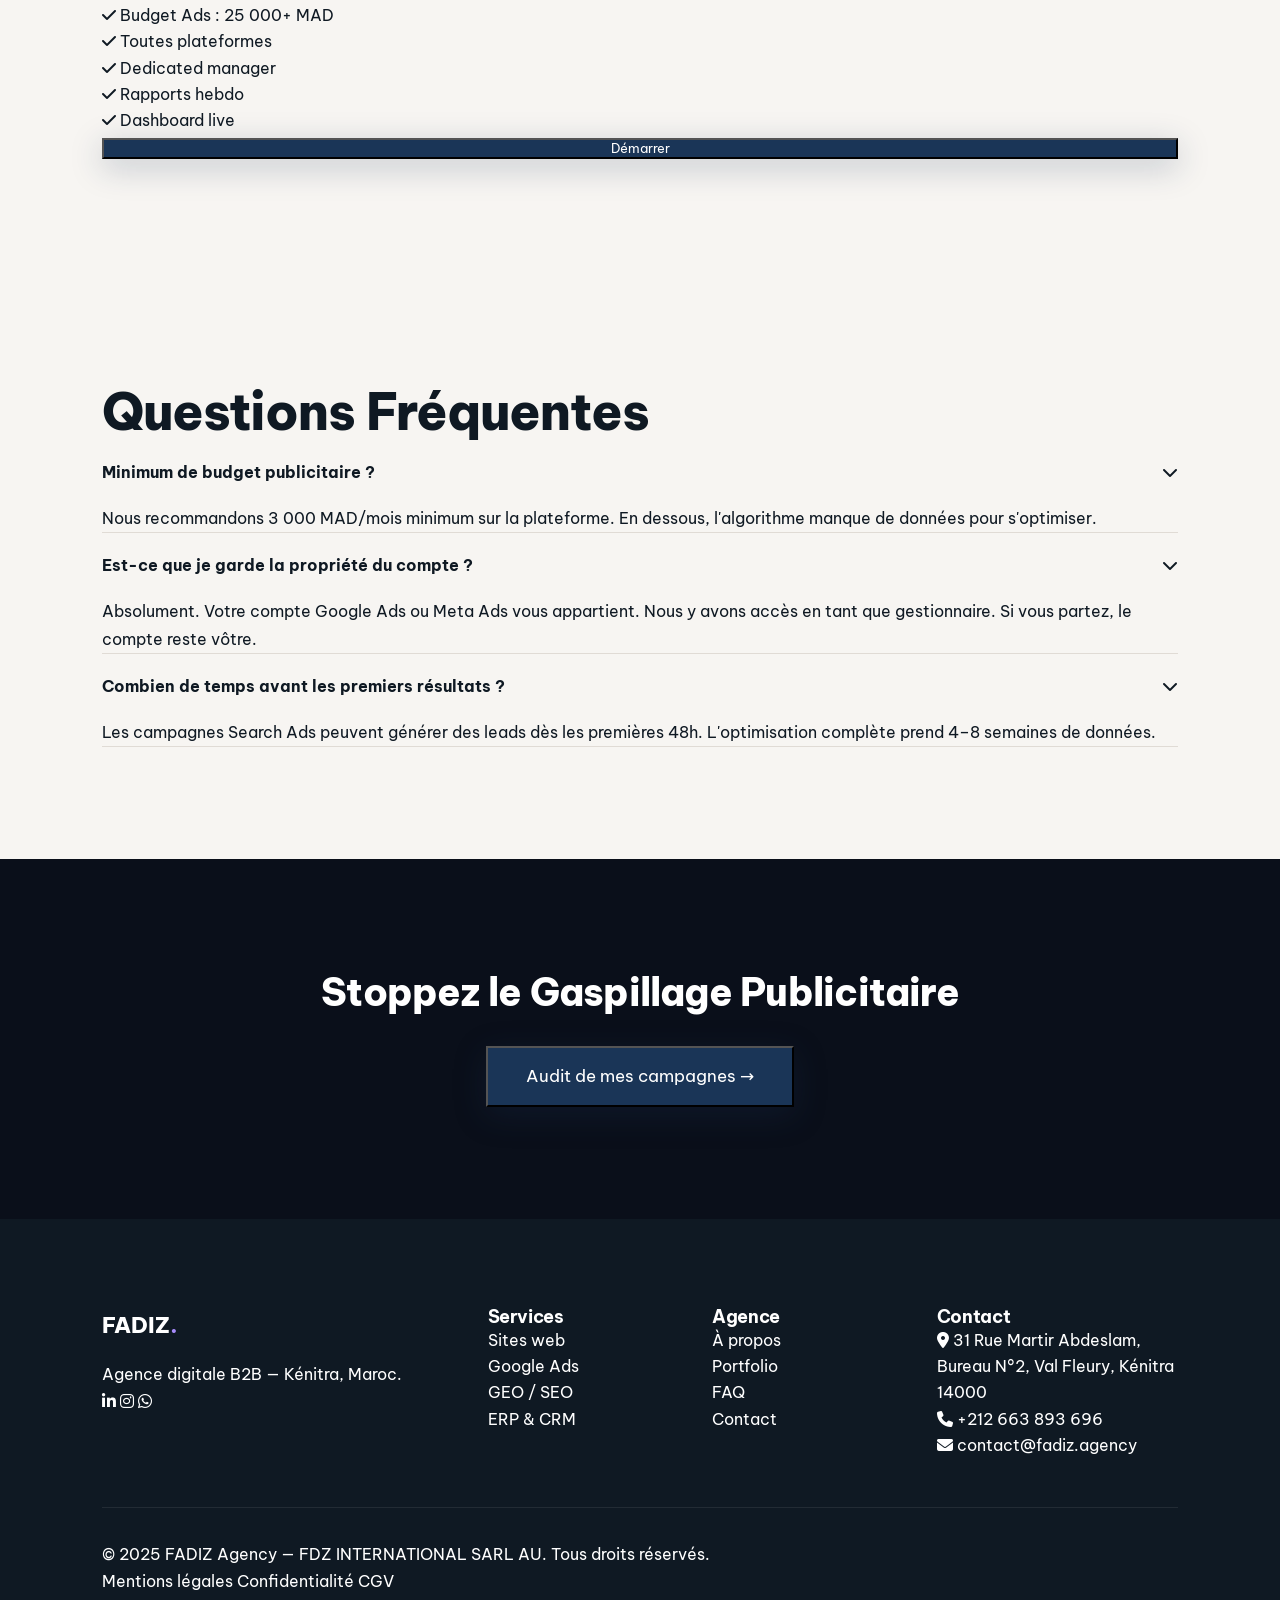
<file: service-ads.html>
<!DOCTYPE html>
<html lang="fr">
<head>
  <meta charset="UTF-8">
  <meta name="viewport" content="width=device-width, initial-scale=1.0">
  <title>Google & Meta Ads — FADIZ Agency | Publicité Digitale</title>
  <meta name="description" content="Gestion Google Ads et Meta Ads B2B. Campagnes rentables, CPL optimisé, ROAS garanti. Transparence totale. À partir de 1 500 MAD/mois.">
  <meta property="og:title" content="Google & Meta Ads — FADIZ Agency | Publicité Digitale">
  <meta property="og:description" content="Gestion Google Ads et Meta Ads B2B. Campagnes rentables, CPL optimisé, ROAS garanti. Transparence totale. À partir de 1 500 MAD/mois.">
  <meta property="og:type" content="website">
  <meta property="og:url" content="https://fadiz.agency/service-ads.html">
  <meta property="og:image" content="https://fadiz.agency/img/og-service-ads.jpg">
  <link rel="canonical" href="https://fadiz.agency/service-ads.html">
  <link rel="preconnect" href="https://fonts.googleapis.com">
  <link rel="preconnect" href="https://fonts.gstatic.com" crossorigin>
  <link href="https://fonts.googleapis.com/css2?family=Be+Vietnam+Pro:wght@300;400;500;600;700;800&display=swap" rel="stylesheet">
  <link rel="stylesheet" href="https://cdnjs.cloudflare.com/ajax/libs/font-awesome/6.5.0/css/all.min.css">
  <link rel="stylesheet" href="css/main.css">
  <script type="application/ld+json">
  {
    "@context": "https://schema.org",
    "@type": "LocalBusiness",
    "name": "FADIZ Agency",
    "description": "Agence digitale B2B — création de sites web, Google Ads, GEO/SEO, ERP.",
    "url": "https://fadiz.agency",
    "telephone": "+212663893696",
    "email": "contact@fadiz.agency",
    "address": {
      "@type": "PostalAddress",
      "streetAddress": "31 Rue Martir Abdeslam, Bureau N°2, Val Fleury",
      "addressLocality": "Kénitra",
      "postalCode": "14000",
      "addressCountry": "MA"
    },
    "geo": {
      "@type": "GeoCoordinates",
      "latitude": 34.261,
      "longitude": -6.5802
    },
    "openingHours": "Mo-Fr 09:00-18:00",
    "priceRange": "MAD",
    "sameAs": [
      "https://wa.me/212663893696"
    ]
  }
  </script>
</head>
<body>

  <!-- FLOATS -->
  <a href="https://wa.me/212663893696?text=Salam%2C+je+voudrais+un+devis." class="float-wa" target="_blank" rel="noopener" aria-label="WhatsApp"><i class="fa-brands fa-whatsapp"></i></a>
  <button class="float-devis" data-modal-open><i class="fa-solid fa-bolt"></i> Devis rapide</button>

  <!-- MODAL -->
  <div class="modal-overlay" id="modal" role="dialog" aria-modal="true" aria-labelledby="modal-title">
    <div class="modal-box">
      <button class="modal-close" data-modal-close>&times;</button>
      <p class="section-label">Offre limitée</p>
      <h2 id="modal-title">Audit Digital Gratuit</h2>
      <p style="color:var(--muted);margin-bottom:1.5rem">Analyse complète sous 24h — sans engagement.</p>
      <form>
        <div class="form-row">
          <div class="form-group"><label>Prénom *</label><input type="text" name="prenom" required placeholder="Votre prénom"></div>
          <div class="form-group"><label>Email *</label><input type="email" name="email" required placeholder="votre@email.com"></div>
        </div>
        <div class="form-group"><label>Besoin *</label><select name="besoin" required><option value="">— Choisir —</option><option>Site web</option><option>Google Ads</option><option>GEO/SEO</option><option>ERP</option><option>Conseil</option></select></div>
        <button type="submit" class="btn-primary btn-full">Demander mon audit <i class="fa-solid fa-arrow-right"></i></button>
      </form>
    </div>
  </div>

  <!-- HEADER -->
  <header id="header">
    <nav class="nav-inner">
      <a href="index.html" class="nav-logo"><span style="font-weight:800;font-size:1.4rem;color:#fff;letter-spacing:-.02em">FADIZ<span style="color:#a78bfa">.</span></span></a>
      <ul class="nav-links">
        <li><a href="index.html">Accueil</a></li>
        <li><a href="services.html">Services</a></li>
        <li><a href="geo-seo.html">GEO/SEO</a></li>
        <li><a href="portfolio.html">Portfolio</a></li>
        <li><a href="about.html">À propos</a></li>
        <li><a href="faq.html">FAQ</a></li>
        <li><a href="contact.html">Contact</a></li>
      </ul>
      <div class="nav-cta">
        <a href="https://wa.me/212663893696" class="nav-wa" target="_blank" rel="noopener"><i class="fa-brands fa-whatsapp"></i></a>
        <button class="btn-primary btn-sm" data-modal-open>Audit gratuit</button>
      </div>
      <button class="hamburger" id="nav-toggle" aria-label="Menu" aria-expanded="false"><span></span><span></span><span></span></button>
    </nav>
  </header>

  <!-- MOBILE DRAWER -->
  <div id="mobile-drawer">
    <div id="drawer-overlay"></div>
    <div class="drawer-panel">
      <button class="drawer-close" id="drawer-close">&times;</button>
      <a href="index.html" class="drawer-logo"><span style="font-weight:800;font-size:1.5rem">FADIZ<span style="color:#a78bfa">.</span></span></a>
      <ul>
        <li><a href="index.html"><i class="fa-solid fa-house"></i> Accueil</a></li>
        <li><a href="services.html"><i class="fa-solid fa-layer-group"></i> Services</a></li>
        <li><a href="geo-seo.html"><i class="fa-solid fa-map-location-dot"></i> GEO/SEO</a></li>
        <li><a href="portfolio.html"><i class="fa-solid fa-briefcase"></i> Portfolio</a></li>
        <li><a href="about.html"><i class="fa-solid fa-users"></i> À propos</a></li>
        <li><a href="faq.html"><i class="fa-solid fa-circle-question"></i> FAQ</a></li>
        <li><a href="contact.html"><i class="fa-solid fa-envelope"></i> Contact</a></li>
      </ul>
      <div style="padding:1.5rem"><button class="btn-primary btn-full" data-modal-open>Audit gratuit</button></div>
    </div>
  </div>

  <main>

    <!-- SECTION 1: HERO MINI -->
    <section class="hero-mini" style="background:var(--hero-bg)">
      <div class="container hero-mini-inner">
        <p class="section-label">Publicité Digitale</p>
        <h1>Publicité Qui Rapporte, Pas Qui Dépense</h1>
        <p class="hero-subtitle">Google Ads, Meta Ads, YouTube Ads — nous gérons vos campagnes comme si c'était notre budget.</p>
        <div class="hero-ctas">
          <button data-modal-open class="btn-primary btn-lg">Audit de mes campagnes →</button>
          <a href="portfolio.html" class="btn-outline-white btn-lg">Voir les résultats</a>
        </div>
      </div>
    </section>

    <!-- SECTION 2: STATS -->
    <section class="section" style="background:var(--blue)">
      <div class="container">
        <div class="stats-grid">
          <div class="stat-item">
            <strong class="stat-number"><span data-counter="4.2" data-suffix="x">0</span></strong>
            <span class="stat-label">ROAS moyen</span>
          </div>
          <div class="stat-item">
            <strong class="stat-number"><span data-counter="65">0</span> <span style="font-size:1.5rem;font-weight:600">MAD</span></strong>
            <span class="stat-label">CPL moyen</span>
          </div>
          <div class="stat-item">
            <strong class="stat-number"><span data-counter="340" data-suffix="%">0</span></strong>
            <span class="stat-label">ROI campagnes</span>
          </div>
          <div class="stat-item">
            <strong class="stat-number"><span data-counter="48" data-suffix="h">0</span></strong>
            <span class="stat-label">Mise en ligne</span>
          </div>
        </div>
      </div>
    </section>

    <!-- SECTION 3: SERVICES ADS -->
    <section class="section bg-light">
      <div class="container">
        <h2 class="section-title">Ce Que Nous Gérons</h2>
        <div class="cards-grid cards-grid-2">
          <div class="card">
            <div class="card-icon"><i class="fa-brands fa-google"></i></div>
            <h3>Google Search Ads</h3>
            <p>Annonces textuelles sur les requêtes à forte intention d'achat. Targeting géographique précis.</p>
          </div>
          <div class="card">
            <div class="card-icon"><i class="fa-brands fa-meta"></i></div>
            <h3>Meta Ads (Facebook/Instagram)</h3>
            <p>Campagnes visuelles, vidéo, lead gen. Ciblage audience ultra-précis.</p>
          </div>
          <div class="card">
            <div class="card-icon"><i class="fa-solid fa-play"></i></div>
            <h3>YouTube Ads</h3>
            <p>Video ads, bumper ads, TrueView. Idéal pour la notoriété et la conversion e-commerce.</p>
          </div>
          <div class="card">
            <div class="card-icon"><i class="fa-solid fa-repeat"></i></div>
            <h3>Remarketing</h3>
            <p>Reciblage des visiteurs chauds. ROAS x2–x5 vs campagnes cold traffic.</p>
          </div>
        </div>
      </div>
    </section>

    <!-- SECTION 4: PROCESSUS -->
    <section class="section" style="background:var(--violet)">
      <div class="container">
        <h2 class="section-title" style="color:#fff">Notre Méthode</h2>
        <div class="steps-grid">
          <div class="step-card">
            <div class="step-number">01</div>
            <h3>Audit Compte Existant</h3>
            <p>Analyse de vos campagnes actuelles, score qualité, pertes de budget, opportunités.</p>
          </div>
          <div class="step-card">
            <div class="step-number">02</div>
            <h3>Structure & Setup</h3>
            <p>Architecture de compte, groupes d'annonces, extensions, tracking conversions.</p>
          </div>
          <div class="step-card">
            <div class="step-number">03</div>
            <h3>Lancement & Tests A/B</h3>
            <p>Plusieurs variantes d'annonces, tests audiences, enchères manuelles puis automatiques.</p>
          </div>
          <div class="step-card">
            <div class="step-number">04</div>
            <h3>Optimisation Continue</h3>
            <p>Revue quotidienne, ajustements enchères, exclusion mots-clés négatifs, scaling.</p>
          </div>
        </div>
      </div>
    </section>

    <!-- SECTION 5: PRICING -->
    <section class="section bg-light">
      <div class="container">
        <h2 class="section-title">Nos Forfaits Ads</h2>
        <div class="pricing-grid">

          <div class="pricing-card">
            <h3>Starter</h3>
            <div class="pricing-price">1 500 <span>MAD/mois</span></div>
            <ul class="pricing-features">
              <li><i class="fa-solid fa-check"></i> Budget Ads : 3 000–8 000 MAD</li>
              <li><i class="fa-solid fa-check"></i> 1 plateforme</li>
              <li><i class="fa-solid fa-check"></i> Setup complet</li>
              <li><i class="fa-solid fa-check"></i> Rapport mensuel</li>
            </ul>
            <button data-modal-open class="btn-primary btn-full">Démarrer</button>
          </div>

          <div class="pricing-card pricing-featured">
            <span class="pricing-badge">Recommandé</span>
            <h3>Growth</h3>
            <div class="pricing-price">3 500 <span>MAD/mois</span></div>
            <ul class="pricing-features">
              <li><i class="fa-solid fa-check"></i> Budget Ads : 8 000–25 000 MAD</li>
              <li><i class="fa-solid fa-check"></i> 2 plateformes</li>
              <li><i class="fa-solid fa-check"></i> A/B testing</li>
              <li><i class="fa-solid fa-check"></i> Rapport bi-mensuel</li>
              <li><i class="fa-solid fa-check"></i> Call tracking</li>
            </ul>
            <button data-modal-open class="btn-primary btn-full">Démarrer</button>
          </div>

          <div class="pricing-card">
            <h3>Pro</h3>
            <div class="pricing-price">7 000 <span>MAD/mois</span></div>
            <ul class="pricing-features">
              <li><i class="fa-solid fa-check"></i> Budget Ads : 25 000+ MAD</li>
              <li><i class="fa-solid fa-check"></i> Toutes plateformes</li>
              <li><i class="fa-solid fa-check"></i> Dedicated manager</li>
              <li><i class="fa-solid fa-check"></i> Rapports hebdo</li>
              <li><i class="fa-solid fa-check"></i> Dashboard live</li>
            </ul>
            <button data-modal-open class="btn-primary btn-full">Démarrer</button>
          </div>

        </div>
      </div>
    </section>

    <!-- SECTION 6: FAQ -->
    <section class="section bg-light">
      <div class="container container-md">
        <h2 class="section-title">Questions Fréquentes</h2>
        <div class="accordion">

          <div class="accordion-item">
            <button class="accordion-trigger">
              Minimum de budget publicitaire ?
              <i class="fa-solid fa-chevron-down"></i>
            </button>
            <div class="accordion-panel">
              <p>Nous recommandons 3 000 MAD/mois minimum sur la plateforme. En dessous, l'algorithme manque de données pour s'optimiser.</p>
            </div>
          </div>

          <div class="accordion-item">
            <button class="accordion-trigger">
              Est-ce que je garde la propriété du compte ?
              <i class="fa-solid fa-chevron-down"></i>
            </button>
            <div class="accordion-panel">
              <p>Absolument. Votre compte Google Ads ou Meta Ads vous appartient. Nous y avons accès en tant que gestionnaire. Si vous partez, le compte reste vôtre.</p>
            </div>
          </div>

          <div class="accordion-item">
            <button class="accordion-trigger">
              Combien de temps avant les premiers résultats ?
              <i class="fa-solid fa-chevron-down"></i>
            </button>
            <div class="accordion-panel">
              <p>Les campagnes Search Ads peuvent générer des leads dès les premières 48h. L'optimisation complète prend 4–8 semaines de données.</p>
            </div>
          </div>

        </div>
      </div>
    </section>

    <!-- SECTION 7: CTA -->
    <section class="section cta-section" style="background:var(--hero-bg)">
      <div class="container" style="text-align:center">
        <h2 style="color:#fff;font-size:clamp(1.6rem,3vw,2.4rem);font-weight:800;margin-bottom:2rem">Stoppez le Gaspillage Publicitaire</h2>
        <div class="hero-ctas" style="justify-content:center">
          <button data-modal-open class="btn-primary btn-lg">Audit de mes campagnes →</button>
        </div>
      </div>
    </section>

  </main>

  <!-- FOOTER -->
  <footer>
    <div class="footer-grid">
      <div class="footer-brand">
        <a href="index.html" style="display:inline-block;margin-bottom:1rem"><span style="font-weight:800;font-size:1.4rem;color:#fff">FADIZ<span style="color:#a78bfa">.</span></span></a>
        <p>Agence digitale B2B — Kénitra, Maroc.</p>
        <div class="social-links">
          <a href="#" aria-label="LinkedIn"><i class="fa-brands fa-linkedin-in"></i></a>
          <a href="#" aria-label="Instagram"><i class="fa-brands fa-instagram"></i></a>
          <a href="https://wa.me/212663893696" aria-label="WhatsApp" target="_blank" rel="noopener"><i class="fa-brands fa-whatsapp"></i></a>
        </div>
      </div>
      <div class="footer-col">
        <h4>Services</h4>
        <ul>
          <li><a href="service-web.html">Sites web</a></li>
          <li><a href="service-ads.html">Google Ads</a></li>
          <li><a href="geo-seo.html">GEO / SEO</a></li>
          <li><a href="service-erp.html">ERP & CRM</a></li>
        </ul>
      </div>
      <div class="footer-col">
        <h4>Agence</h4>
        <ul>
          <li><a href="about.html">À propos</a></li>
          <li><a href="portfolio.html">Portfolio</a></li>
          <li><a href="faq.html">FAQ</a></li>
          <li><a href="contact.html">Contact</a></li>
        </ul>
      </div>
      <div class="footer-col">
        <h4>Contact</h4>
        <ul>
          <li><i class="fa-solid fa-location-dot"></i> 31 Rue Martir Abdeslam, Bureau N°2, Val Fleury, Kénitra 14000</li>
          <li><a href="tel:+212663893696"><i class="fa-solid fa-phone"></i> +212 663 893 696</a></li>
          <li><a href="mailto:contact@fadiz.agency"><i class="fa-solid fa-envelope"></i> contact@fadiz.agency</a></li>
        </ul>
      </div>
    </div>
    <div class="footer-bottom">
      <p>© 2025 FADIZ Agency — FDZ INTERNATIONAL SARL AU. Tous droits réservés.</p>
      <div>
        <a href="mentions-legales.html">Mentions légales</a>
        <a href="politique-confidentialite.html">Confidentialité</a>
        <a href="cgv.html">CGV</a>
      </div>
    </div>
  </footer>

  <script src="js/main.js"></script>
</body>
</html>
</file>
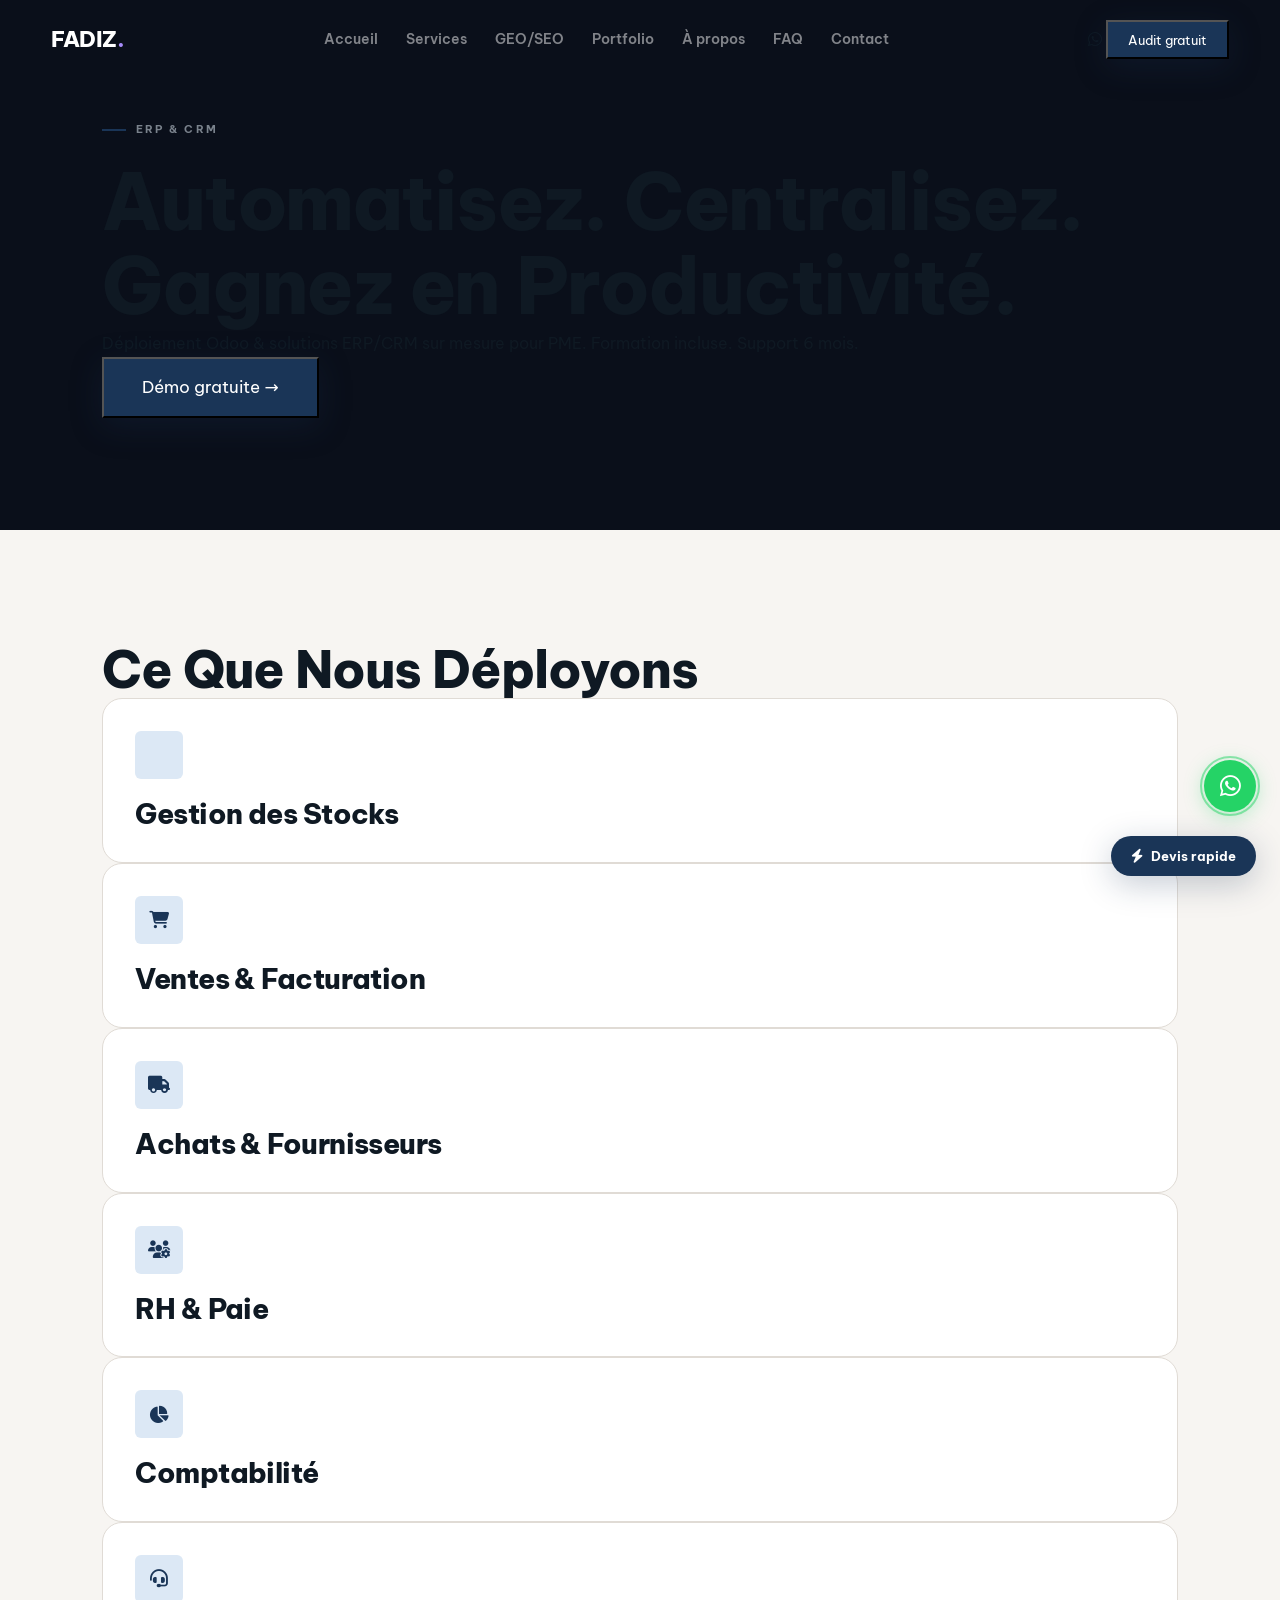
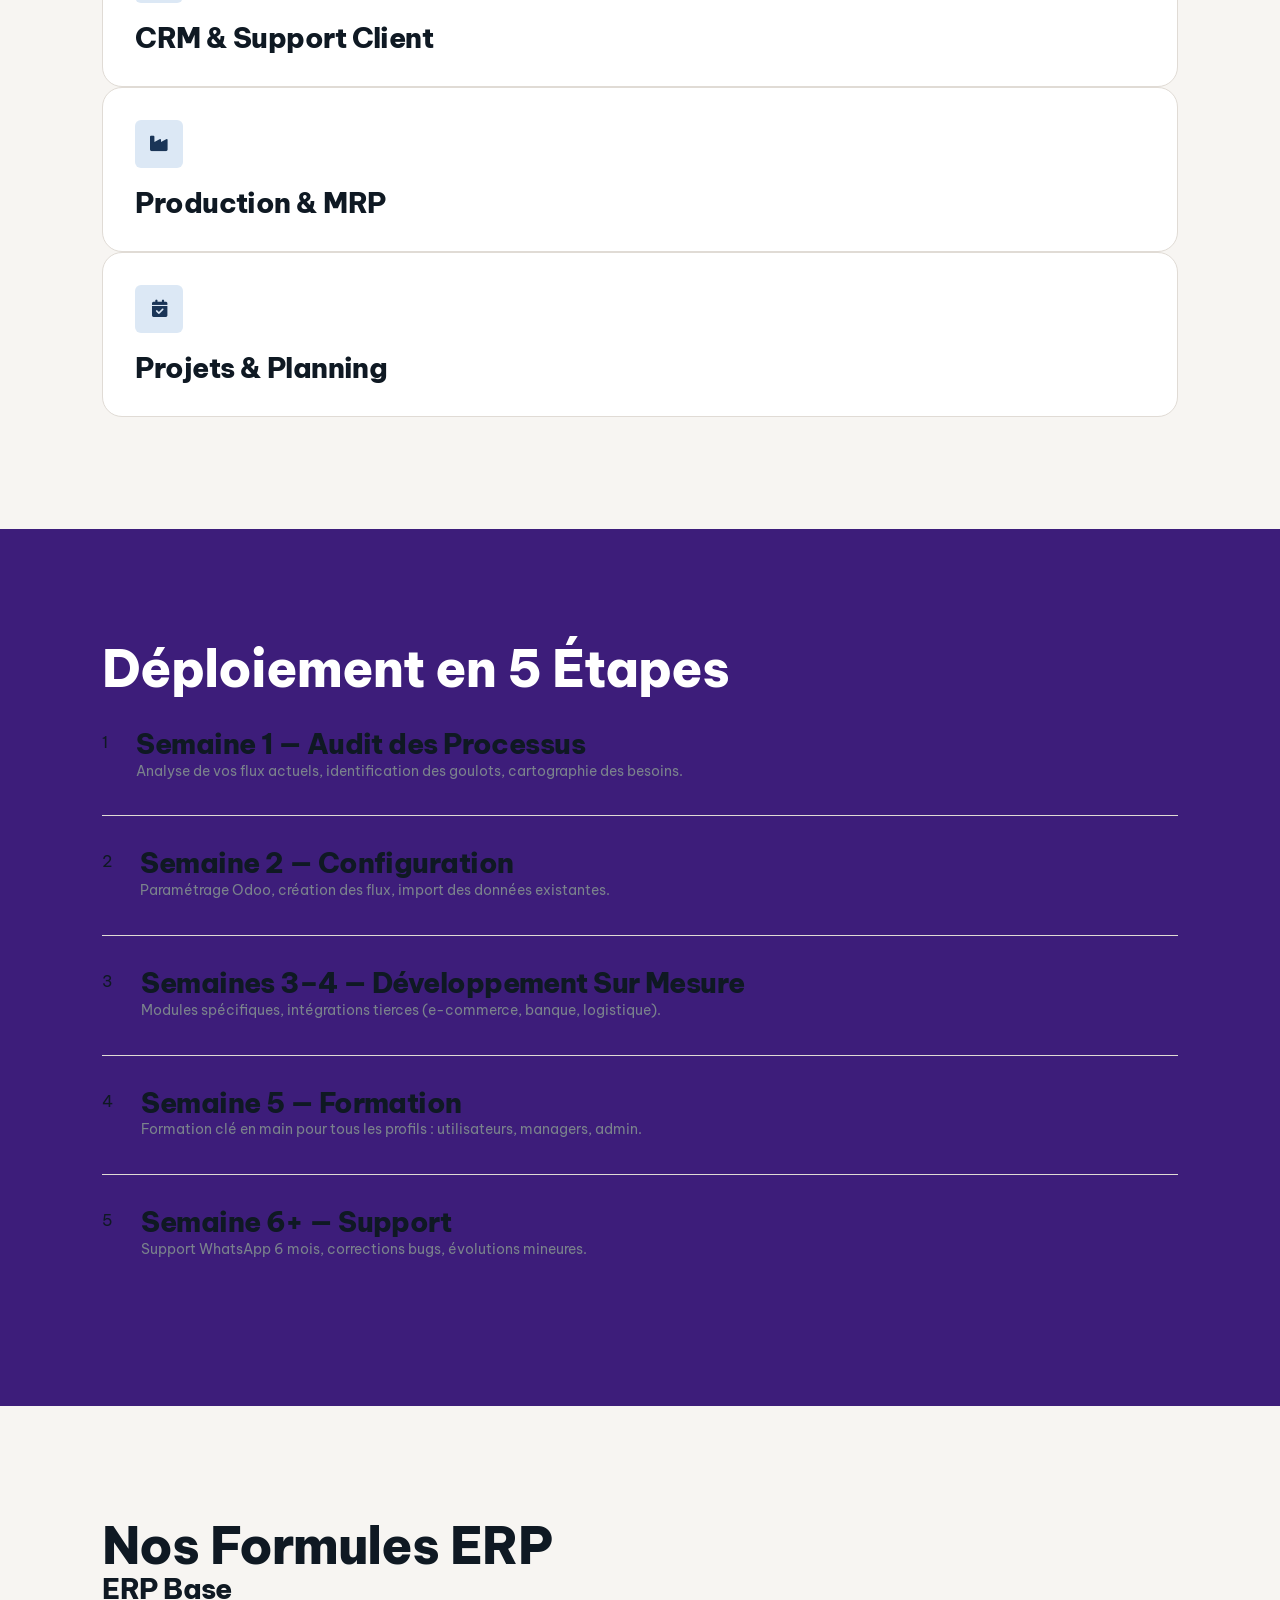
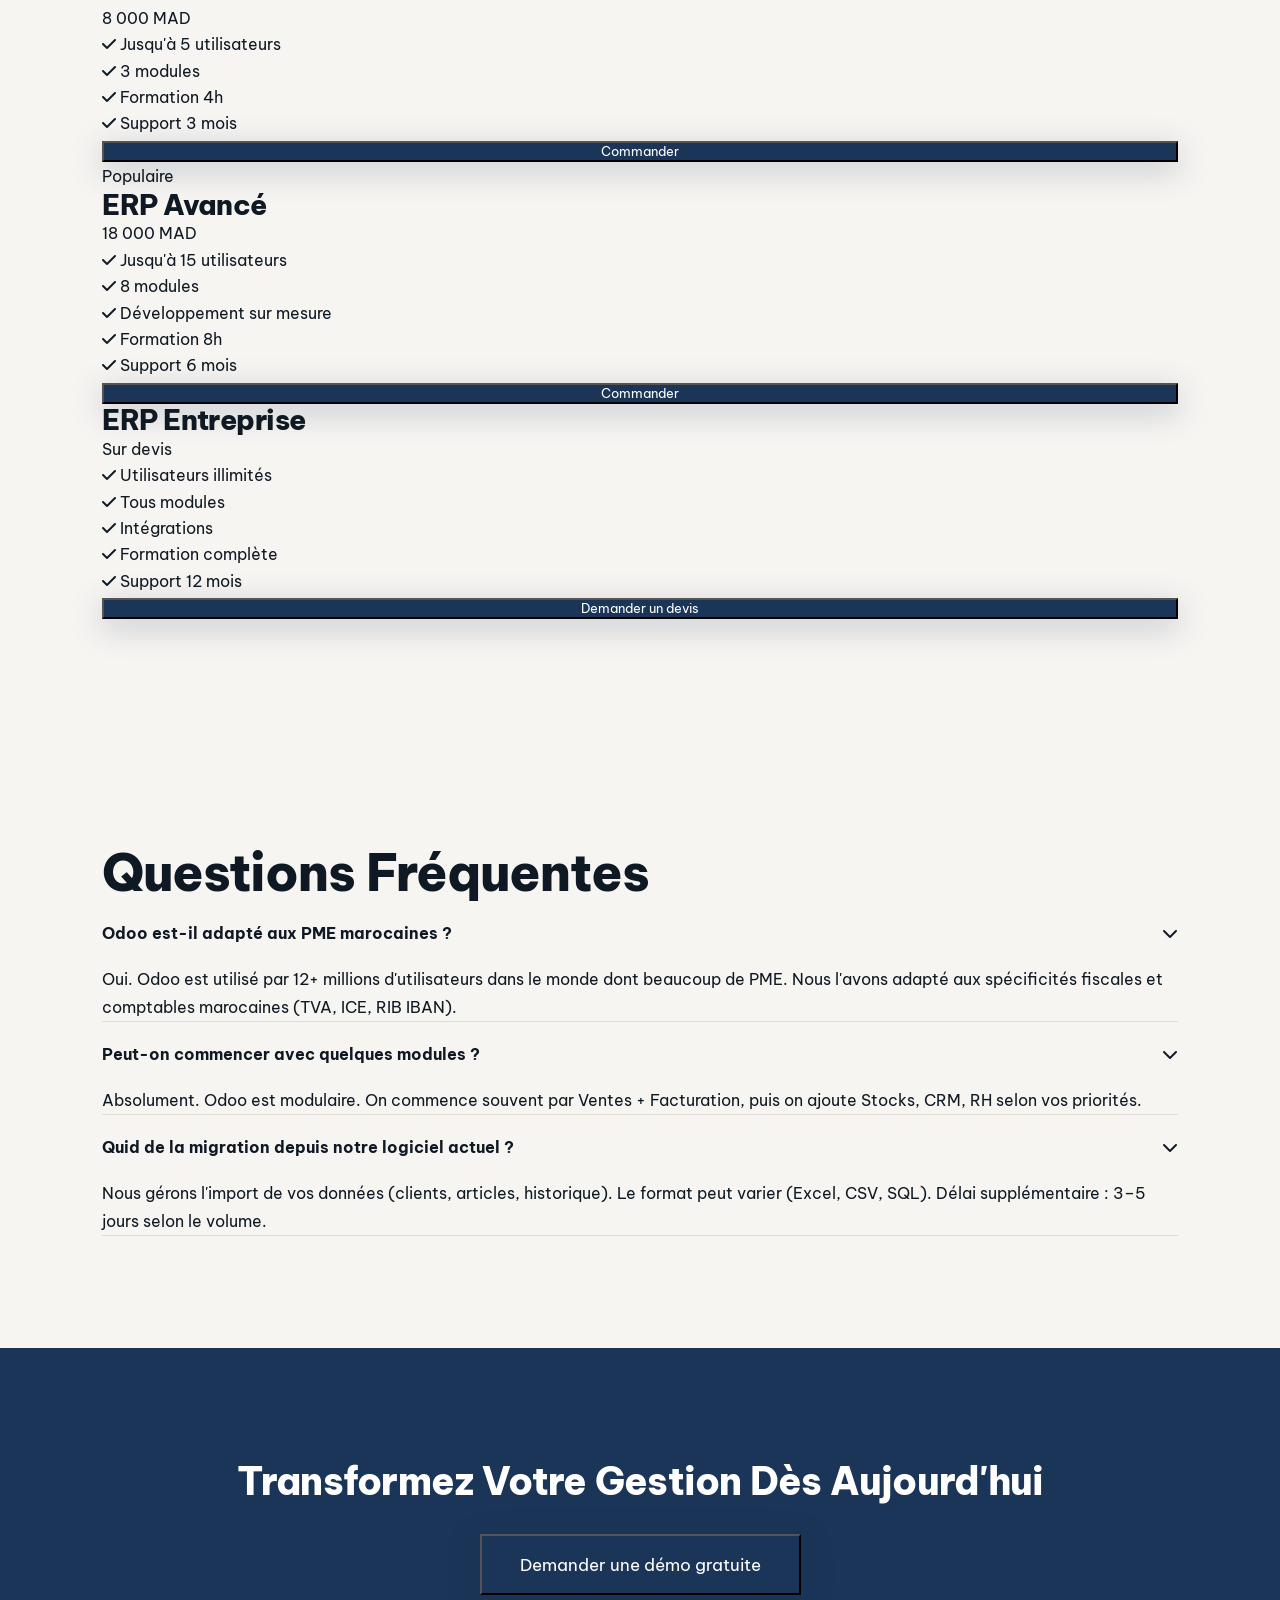
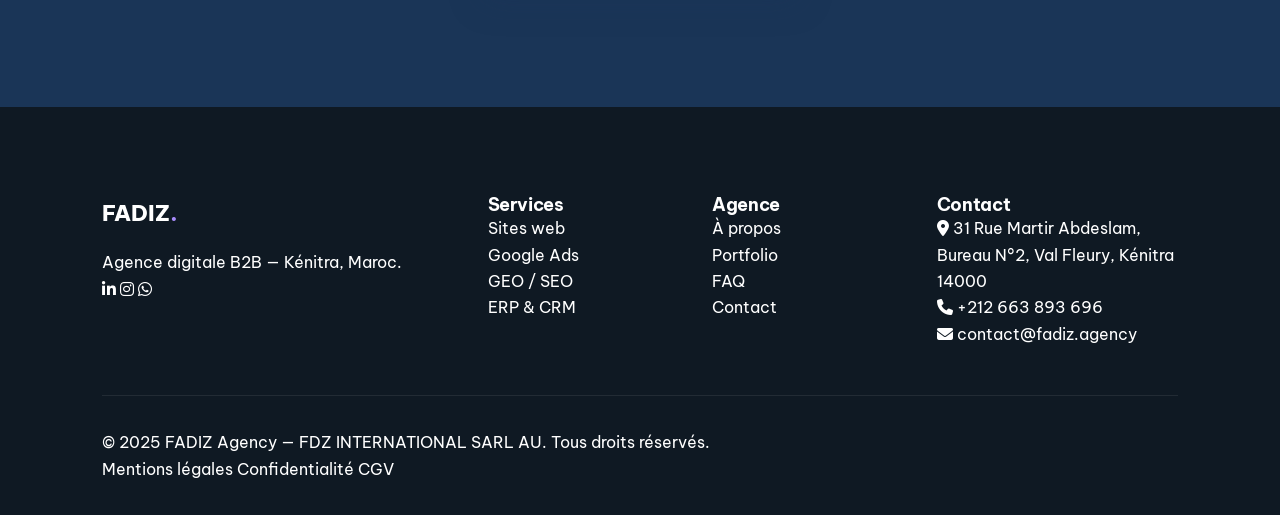
<file: service-erp.html>
<!DOCTYPE html>
<html lang="fr">
<head>
  <meta charset="UTF-8">
  <meta name="viewport" content="width=device-width, initial-scale=1.0">
  <title>ERP & CRM Sur Mesure — FADIZ Agency | Odoo Maroc</title>
  <meta name="description" content="Déploiement ERP Odoo, CRM et solutions métier sur mesure pour PME. Kénitra, Maroc. ROI en 5 mois. À partir de 8 000 MAD.">
  <meta property="og:title" content="ERP & CRM Sur Mesure — FADIZ Agency | Odoo Maroc">
  <meta property="og:description" content="Déploiement ERP Odoo, CRM et solutions métier sur mesure pour PME. Kénitra, Maroc. ROI en 5 mois. À partir de 8 000 MAD.">
  <meta property="og:type" content="website">
  <meta property="og:url" content="https://fadiz.agency/service-erp.html">
  <meta property="og:image" content="https://fadiz.agency/img/og-service-erp.jpg">
  <link rel="canonical" href="https://fadiz.agency/service-erp.html">
  <link rel="preconnect" href="https://fonts.googleapis.com">
  <link rel="preconnect" href="https://fonts.gstatic.com" crossorigin>
  <link href="https://fonts.googleapis.com/css2?family=Be+Vietnam+Pro:wght@300;400;500;600;700;800&display=swap" rel="stylesheet">
  <link rel="stylesheet" href="https://cdnjs.cloudflare.com/ajax/libs/font-awesome/6.5.0/css/all.min.css">
  <link rel="stylesheet" href="css/main.css">
  <script type="application/ld+json">
  {
    "@context": "https://schema.org",
    "@type": "LocalBusiness",
    "name": "FADIZ Agency",
    "description": "Agence digitale B2B — création de sites web, Google Ads, GEO/SEO, ERP.",
    "url": "https://fadiz.agency",
    "telephone": "+212663893696",
    "email": "contact@fadiz.agency",
    "address": {
      "@type": "PostalAddress",
      "streetAddress": "31 Rue Martir Abdeslam, Bureau N°2, Val Fleury",
      "addressLocality": "Kénitra",
      "postalCode": "14000",
      "addressCountry": "MA"
    },
    "geo": {
      "@type": "GeoCoordinates",
      "latitude": 34.261,
      "longitude": -6.5802
    },
    "openingHours": "Mo-Fr 09:00-18:00",
    "priceRange": "MAD",
    "sameAs": [
      "https://wa.me/212663893696"
    ]
  }
  </script>
</head>
<body>

  <!-- FLOATS -->
  <a href="https://wa.me/212663893696?text=Salam%2C+je+voudrais+un+devis." class="float-wa" target="_blank" rel="noopener" aria-label="WhatsApp"><i class="fa-brands fa-whatsapp"></i></a>
  <button class="float-devis" data-modal-open><i class="fa-solid fa-bolt"></i> Devis rapide</button>

  <!-- MODAL -->
  <div class="modal-overlay" id="modal" role="dialog" aria-modal="true" aria-labelledby="modal-title">
    <div class="modal-box">
      <button class="modal-close" data-modal-close>&times;</button>
      <p class="section-label">Offre limitée</p>
      <h2 id="modal-title">Audit Digital Gratuit</h2>
      <p style="color:var(--muted);margin-bottom:1.5rem">Analyse complète sous 24h — sans engagement.</p>
      <form>
        <div class="form-row">
          <div class="form-group"><label>Prénom *</label><input type="text" name="prenom" required placeholder="Votre prénom"></div>
          <div class="form-group"><label>Email *</label><input type="email" name="email" required placeholder="votre@email.com"></div>
        </div>
        <div class="form-group"><label>Besoin *</label><select name="besoin" required><option value="">— Choisir —</option><option>Site web</option><option>Google Ads</option><option>GEO/SEO</option><option>ERP</option><option>Conseil</option></select></div>
        <button type="submit" class="btn-primary btn-full">Demander mon audit <i class="fa-solid fa-arrow-right"></i></button>
      </form>
    </div>
  </div>

  <!-- HEADER -->
  <header id="header">
    <nav class="nav-inner">
      <a href="index.html" class="nav-logo"><span style="font-weight:800;font-size:1.4rem;color:#fff;letter-spacing:-.02em">FADIZ<span style="color:#a78bfa">.</span></span></a>
      <ul class="nav-links">
        <li><a href="index.html">Accueil</a></li>
        <li><a href="services.html">Services</a></li>
        <li><a href="geo-seo.html">GEO/SEO</a></li>
        <li><a href="portfolio.html">Portfolio</a></li>
        <li><a href="about.html">À propos</a></li>
        <li><a href="faq.html">FAQ</a></li>
        <li><a href="contact.html">Contact</a></li>
      </ul>
      <div class="nav-cta">
        <a href="https://wa.me/212663893696" class="nav-wa" target="_blank" rel="noopener"><i class="fa-brands fa-whatsapp"></i></a>
        <button class="btn-primary btn-sm" data-modal-open>Audit gratuit</button>
      </div>
      <button class="hamburger" id="nav-toggle" aria-label="Menu" aria-expanded="false"><span></span><span></span><span></span></button>
    </nav>
  </header>

  <!-- MOBILE DRAWER -->
  <div id="mobile-drawer">
    <div id="drawer-overlay"></div>
    <div class="drawer-panel">
      <button class="drawer-close" id="drawer-close">&times;</button>
      <a href="index.html" class="drawer-logo"><span style="font-weight:800;font-size:1.5rem">FADIZ<span style="color:#a78bfa">.</span></span></a>
      <ul>
        <li><a href="index.html"><i class="fa-solid fa-house"></i> Accueil</a></li>
        <li><a href="services.html"><i class="fa-solid fa-layer-group"></i> Services</a></li>
        <li><a href="geo-seo.html"><i class="fa-solid fa-map-location-dot"></i> GEO/SEO</a></li>
        <li><a href="portfolio.html"><i class="fa-solid fa-briefcase"></i> Portfolio</a></li>
        <li><a href="about.html"><i class="fa-solid fa-users"></i> À propos</a></li>
        <li><a href="faq.html"><i class="fa-solid fa-circle-question"></i> FAQ</a></li>
        <li><a href="contact.html"><i class="fa-solid fa-envelope"></i> Contact</a></li>
      </ul>
      <div style="padding:1.5rem"><button class="btn-primary btn-full" data-modal-open>Audit gratuit</button></div>
    </div>
  </div>

  <main>

    <!-- SECTION 1: HERO MINI -->
    <section class="hero-mini" style="background:var(--hero-bg)">
      <div class="container hero-mini-inner">
        <p class="section-label">ERP & CRM</p>
        <h1>Automatisez. Centralisez. Gagnez en Productivité.</h1>
        <p class="hero-subtitle">Déploiement Odoo & solutions ERP/CRM sur mesure pour PME. Formation incluse. Support 6 mois.</p>
        <div class="hero-ctas">
          <button data-modal-open class="btn-primary btn-lg">Démo gratuite →</button>
        </div>
      </div>
    </section>

    <!-- SECTION 2: MODULES ODOO -->
    <section class="section bg-light">
      <div class="container">
        <h2 class="section-title">Ce Que Nous Déployons</h2>
        <div class="cards-grid cards-grid-4">
          <div class="card card-compact">
            <div class="card-icon"><i class="fa-solid fa-boxes-stacking"></i></div>
            <h3>Gestion des Stocks</h3>
          </div>
          <div class="card card-compact">
            <div class="card-icon"><i class="fa-solid fa-cart-shopping"></i></div>
            <h3>Ventes & Facturation</h3>
          </div>
          <div class="card card-compact">
            <div class="card-icon"><i class="fa-solid fa-truck"></i></div>
            <h3>Achats & Fournisseurs</h3>
          </div>
          <div class="card card-compact">
            <div class="card-icon"><i class="fa-solid fa-users-gear"></i></div>
            <h3>RH & Paie</h3>
          </div>
          <div class="card card-compact">
            <div class="card-icon"><i class="fa-solid fa-chart-pie"></i></div>
            <h3>Comptabilité</h3>
          </div>
          <div class="card card-compact">
            <div class="card-icon"><i class="fa-solid fa-headset"></i></div>
            <h3>CRM & Support Client</h3>
          </div>
          <div class="card card-compact">
            <div class="card-icon"><i class="fa-solid fa-industry"></i></div>
            <h3>Production & MRP</h3>
          </div>
          <div class="card card-compact">
            <div class="card-icon"><i class="fa-solid fa-calendar-check"></i></div>
            <h3>Projets & Planning</h3>
          </div>
        </div>
      </div>
    </section>

    <!-- SECTION 3: TIMELINE -->
    <section class="section" style="background:var(--violet)">
      <div class="container">
        <h2 class="section-title" style="color:#fff">Déploiement en 5 Étapes</h2>
        <div class="timeline timeline-dark">
          <div class="timeline-item">
            <div class="timeline-marker">1</div>
            <div class="timeline-content">
              <h3>Semaine 1 — Audit des Processus</h3>
              <p>Analyse de vos flux actuels, identification des goulots, cartographie des besoins.</p>
            </div>
          </div>
          <div class="timeline-item">
            <div class="timeline-marker">2</div>
            <div class="timeline-content">
              <h3>Semaine 2 — Configuration</h3>
              <p>Paramétrage Odoo, création des flux, import des données existantes.</p>
            </div>
          </div>
          <div class="timeline-item">
            <div class="timeline-marker">3</div>
            <div class="timeline-content">
              <h3>Semaines 3–4 — Développement Sur Mesure</h3>
              <p>Modules spécifiques, intégrations tierces (e-commerce, banque, logistique).</p>
            </div>
          </div>
          <div class="timeline-item">
            <div class="timeline-marker">4</div>
            <div class="timeline-content">
              <h3>Semaine 5 — Formation</h3>
              <p>Formation clé en main pour tous les profils : utilisateurs, managers, admin.</p>
            </div>
          </div>
          <div class="timeline-item">
            <div class="timeline-marker">5</div>
            <div class="timeline-content">
              <h3>Semaine 6+ — Support</h3>
              <p>Support WhatsApp 6 mois, corrections bugs, évolutions mineures.</p>
            </div>
          </div>
        </div>
      </div>
    </section>

    <!-- SECTION 4: PRICING -->
    <section class="section bg-light">
      <div class="container">
        <h2 class="section-title">Nos Formules ERP</h2>
        <div class="pricing-grid">

          <div class="pricing-card">
            <h3>ERP Base</h3>
            <div class="pricing-price">8 000 <span>MAD</span></div>
            <ul class="pricing-features">
              <li><i class="fa-solid fa-check"></i> Jusqu'à 5 utilisateurs</li>
              <li><i class="fa-solid fa-check"></i> 3 modules</li>
              <li><i class="fa-solid fa-check"></i> Formation 4h</li>
              <li><i class="fa-solid fa-check"></i> Support 3 mois</li>
            </ul>
            <button data-modal-open class="btn-primary btn-full">Commander</button>
          </div>

          <div class="pricing-card pricing-featured">
            <span class="pricing-badge">Populaire</span>
            <h3>ERP Avancé</h3>
            <div class="pricing-price">18 000 <span>MAD</span></div>
            <ul class="pricing-features">
              <li><i class="fa-solid fa-check"></i> Jusqu'à 15 utilisateurs</li>
              <li><i class="fa-solid fa-check"></i> 8 modules</li>
              <li><i class="fa-solid fa-check"></i> Développement sur mesure</li>
              <li><i class="fa-solid fa-check"></i> Formation 8h</li>
              <li><i class="fa-solid fa-check"></i> Support 6 mois</li>
            </ul>
            <button data-modal-open class="btn-primary btn-full">Commander</button>
          </div>

          <div class="pricing-card">
            <h3>ERP Entreprise</h3>
            <div class="pricing-price">Sur <span>devis</span></div>
            <ul class="pricing-features">
              <li><i class="fa-solid fa-check"></i> Utilisateurs illimités</li>
              <li><i class="fa-solid fa-check"></i> Tous modules</li>
              <li><i class="fa-solid fa-check"></i> Intégrations</li>
              <li><i class="fa-solid fa-check"></i> Formation complète</li>
              <li><i class="fa-solid fa-check"></i> Support 12 mois</li>
            </ul>
            <button data-modal-open class="btn-primary btn-full">Demander un devis</button>
          </div>

        </div>
      </div>
    </section>

    <!-- SECTION 5: FAQ -->
    <section class="section bg-light">
      <div class="container container-md">
        <h2 class="section-title">Questions Fréquentes</h2>
        <div class="accordion">

          <div class="accordion-item">
            <button class="accordion-trigger">
              Odoo est-il adapté aux PME marocaines ?
              <i class="fa-solid fa-chevron-down"></i>
            </button>
            <div class="accordion-panel">
              <p>Oui. Odoo est utilisé par 12+ millions d'utilisateurs dans le monde dont beaucoup de PME. Nous l'avons adapté aux spécificités fiscales et comptables marocaines (TVA, ICE, RIB IBAN).</p>
            </div>
          </div>

          <div class="accordion-item">
            <button class="accordion-trigger">
              Peut-on commencer avec quelques modules ?
              <i class="fa-solid fa-chevron-down"></i>
            </button>
            <div class="accordion-panel">
              <p>Absolument. Odoo est modulaire. On commence souvent par Ventes + Facturation, puis on ajoute Stocks, CRM, RH selon vos priorités.</p>
            </div>
          </div>

          <div class="accordion-item">
            <button class="accordion-trigger">
              Quid de la migration depuis notre logiciel actuel ?
              <i class="fa-solid fa-chevron-down"></i>
            </button>
            <div class="accordion-panel">
              <p>Nous gérons l'import de vos données (clients, articles, historique). Le format peut varier (Excel, CSV, SQL). Délai supplémentaire : 3–5 jours selon le volume.</p>
            </div>
          </div>

        </div>
      </div>
    </section>

    <!-- SECTION 6: CTA -->
    <section class="section cta-section" style="background:var(--blue)">
      <div class="container" style="text-align:center">
        <h2 style="color:#fff;font-size:clamp(1.6rem,3vw,2.4rem);font-weight:800;margin-bottom:2rem">Transformez Votre Gestion Dès Aujourd'hui</h2>
        <div class="hero-ctas" style="justify-content:center">
          <button data-modal-open class="btn-primary btn-lg">Demander une démo gratuite</button>
        </div>
      </div>
    </section>

  </main>

  <!-- FOOTER -->
  <footer>
    <div class="footer-grid">
      <div class="footer-brand">
        <a href="index.html" style="display:inline-block;margin-bottom:1rem"><span style="font-weight:800;font-size:1.4rem;color:#fff">FADIZ<span style="color:#a78bfa">.</span></span></a>
        <p>Agence digitale B2B — Kénitra, Maroc.</p>
        <div class="social-links">
          <a href="#" aria-label="LinkedIn"><i class="fa-brands fa-linkedin-in"></i></a>
          <a href="#" aria-label="Instagram"><i class="fa-brands fa-instagram"></i></a>
          <a href="https://wa.me/212663893696" aria-label="WhatsApp" target="_blank" rel="noopener"><i class="fa-brands fa-whatsapp"></i></a>
        </div>
      </div>
      <div class="footer-col">
        <h4>Services</h4>
        <ul>
          <li><a href="service-web.html">Sites web</a></li>
          <li><a href="service-ads.html">Google Ads</a></li>
          <li><a href="geo-seo.html">GEO / SEO</a></li>
          <li><a href="service-erp.html">ERP & CRM</a></li>
        </ul>
      </div>
      <div class="footer-col">
        <h4>Agence</h4>
        <ul>
          <li><a href="about.html">À propos</a></li>
          <li><a href="portfolio.html">Portfolio</a></li>
          <li><a href="faq.html">FAQ</a></li>
          <li><a href="contact.html">Contact</a></li>
        </ul>
      </div>
      <div class="footer-col">
        <h4>Contact</h4>
        <ul>
          <li><i class="fa-solid fa-location-dot"></i> 31 Rue Martir Abdeslam, Bureau N°2, Val Fleury, Kénitra 14000</li>
          <li><a href="tel:+212663893696"><i class="fa-solid fa-phone"></i> +212 663 893 696</a></li>
          <li><a href="mailto:contact@fadiz.agency"><i class="fa-solid fa-envelope"></i> contact@fadiz.agency</a></li>
        </ul>
      </div>
    </div>
    <div class="footer-bottom">
      <p>© 2025 FADIZ Agency — FDZ INTERNATIONAL SARL AU. Tous droits réservés.</p>
      <div>
        <a href="mentions-legales.html">Mentions légales</a>
        <a href="politique-confidentialite.html">Confidentialité</a>
        <a href="cgv.html">CGV</a>
      </div>
    </div>
  </footer>

  <script src="js/main.js"></script>
</body>
</html>
</file>
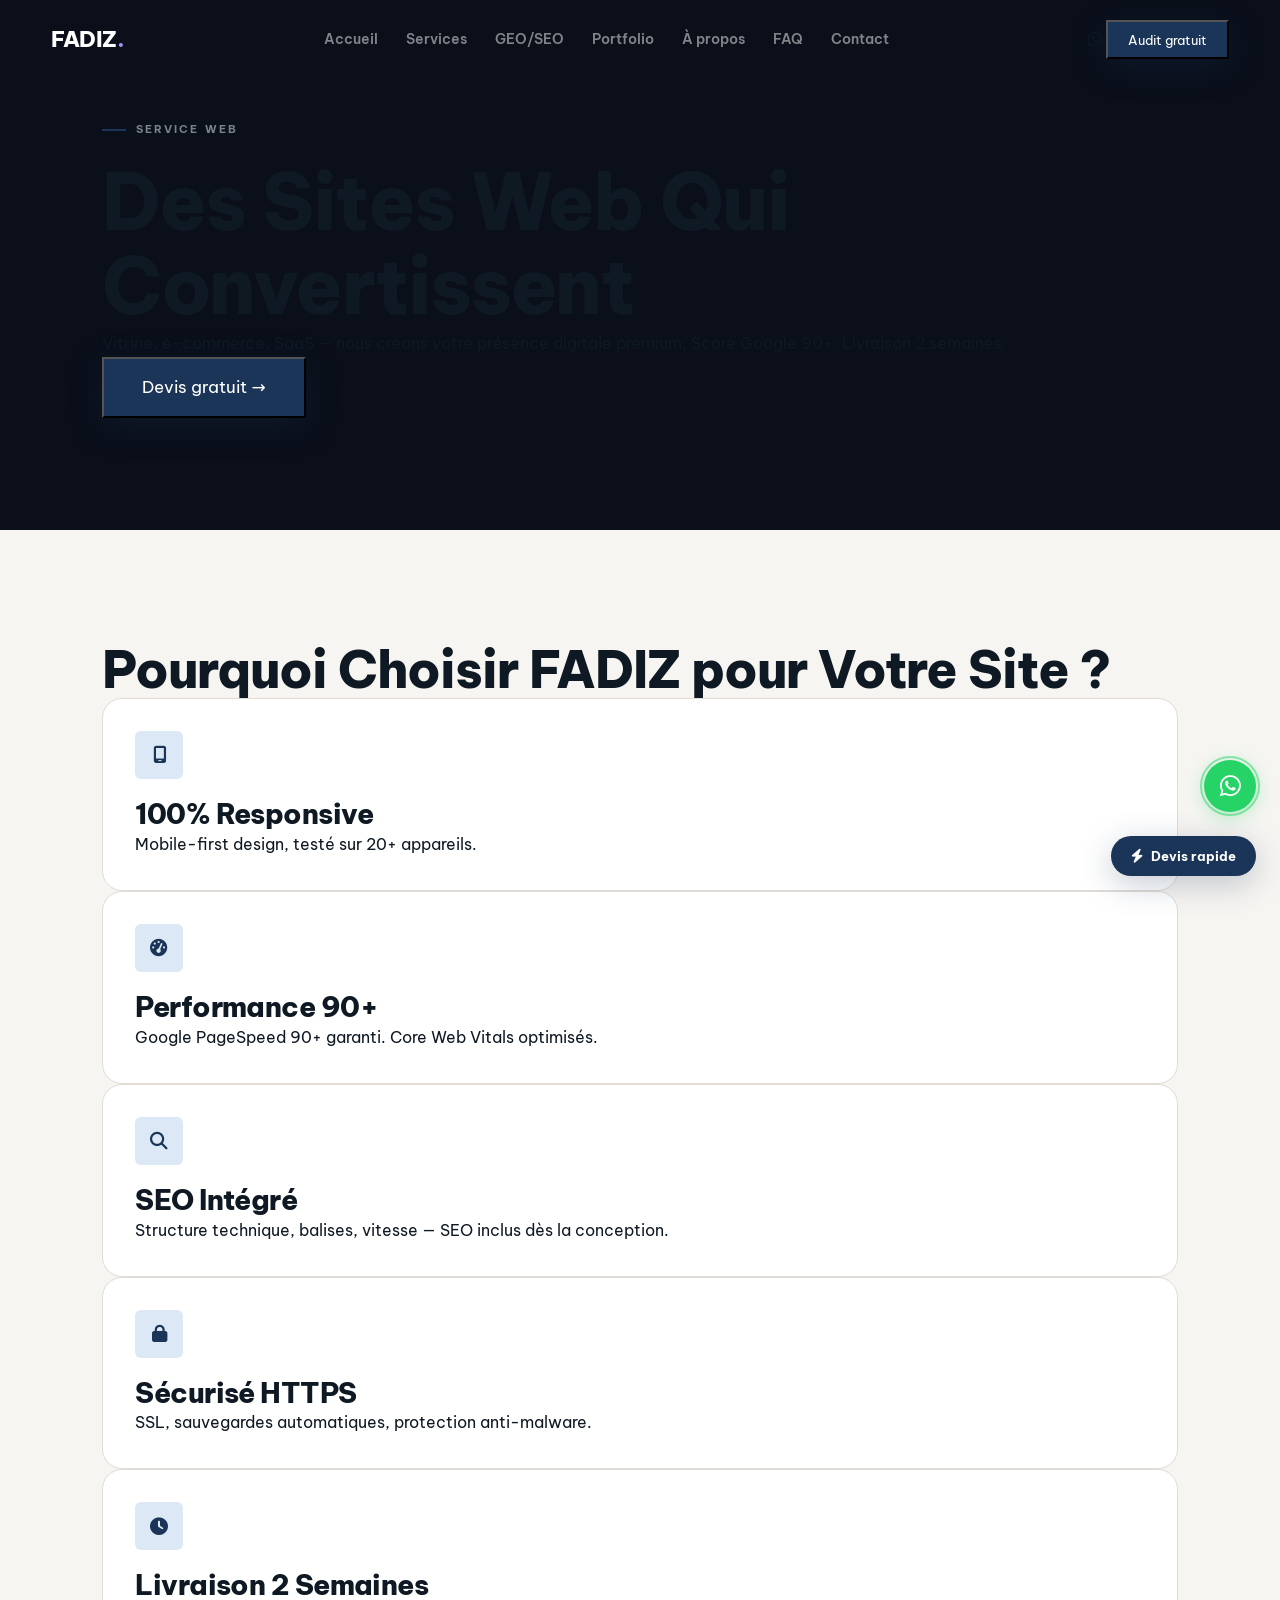
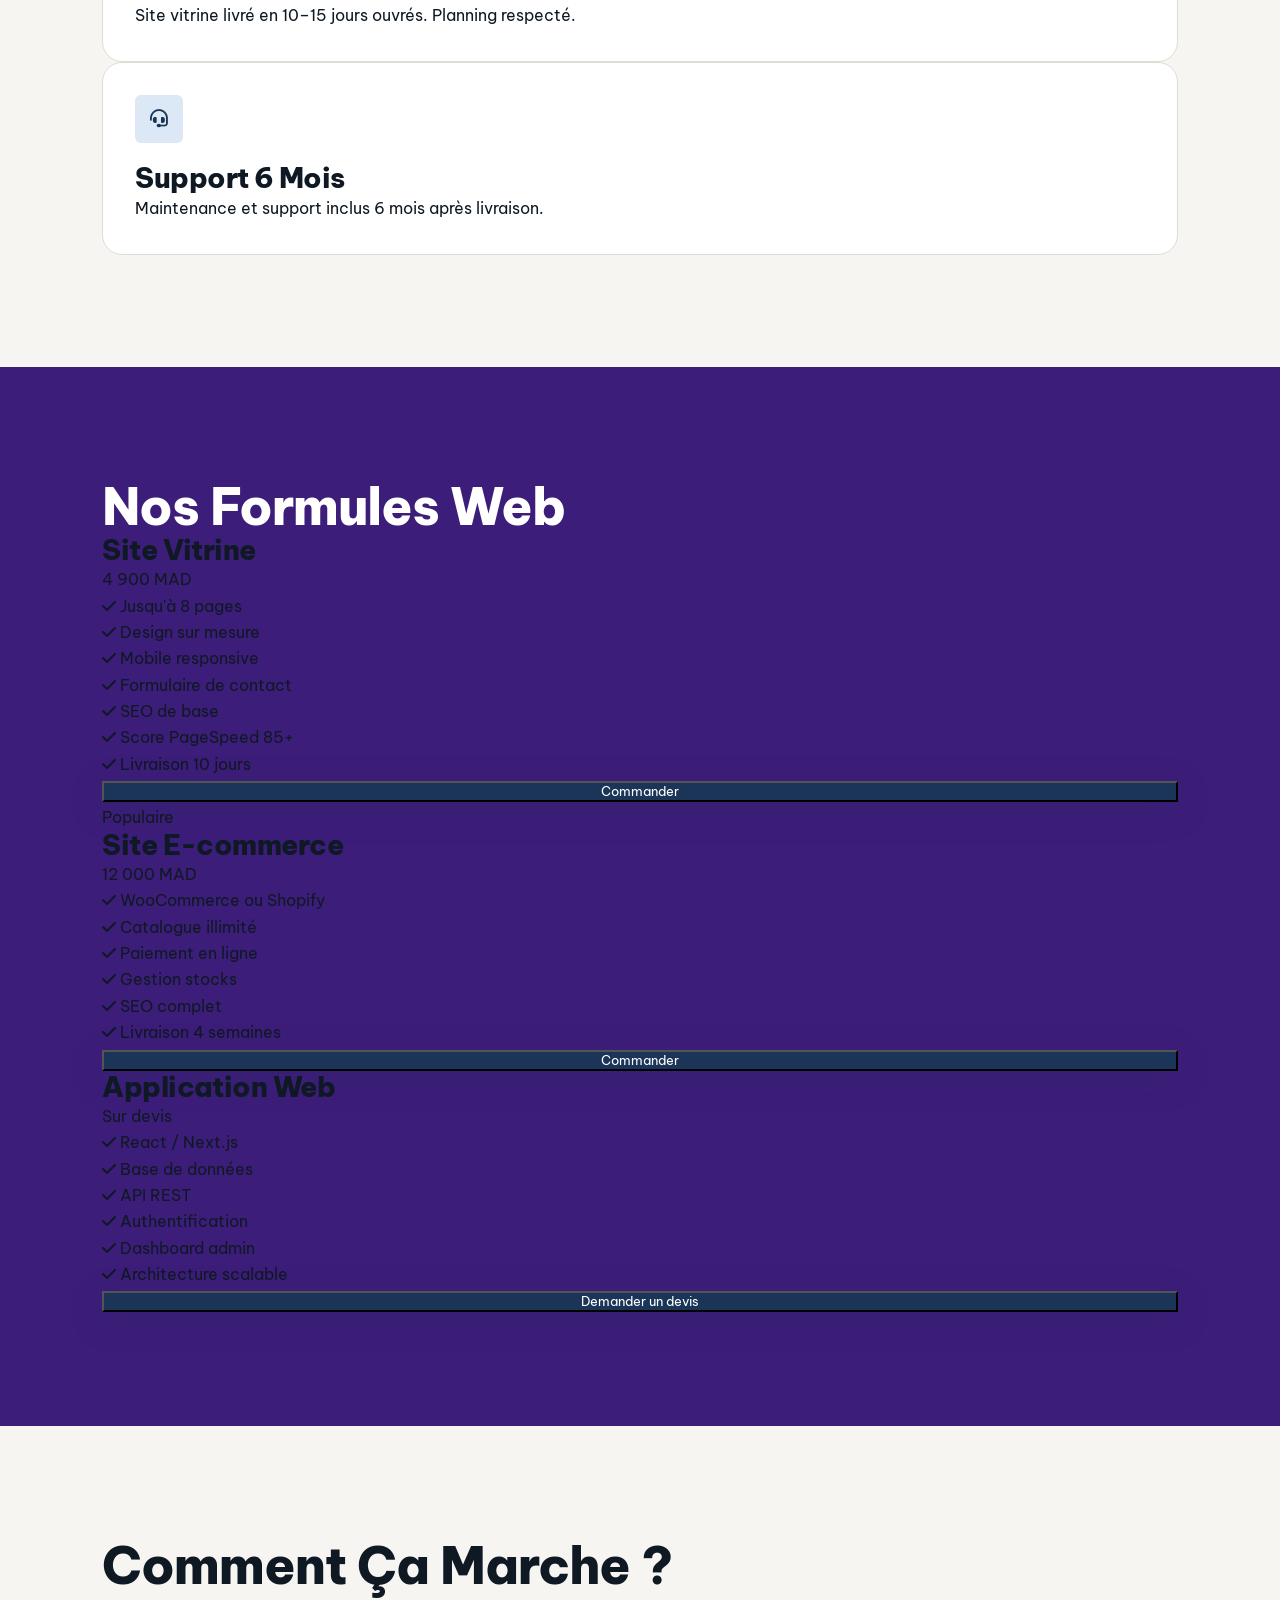
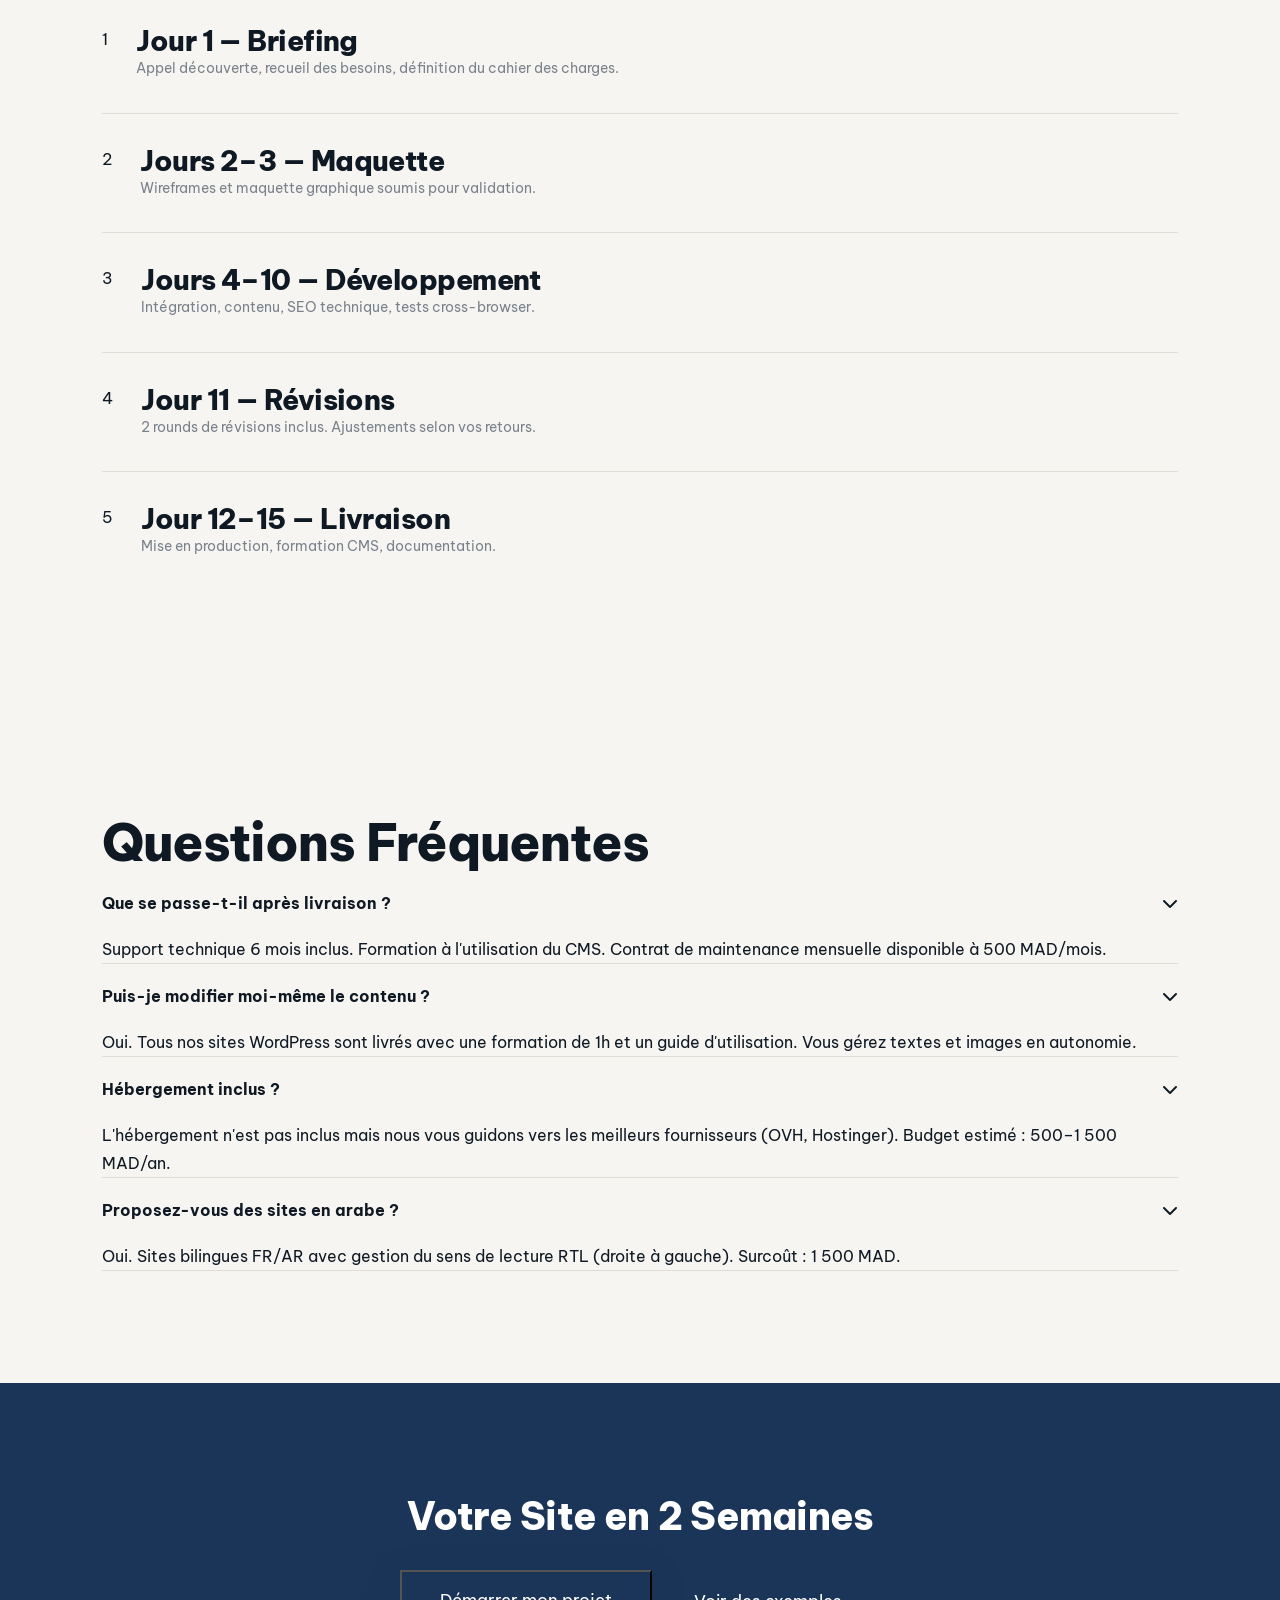
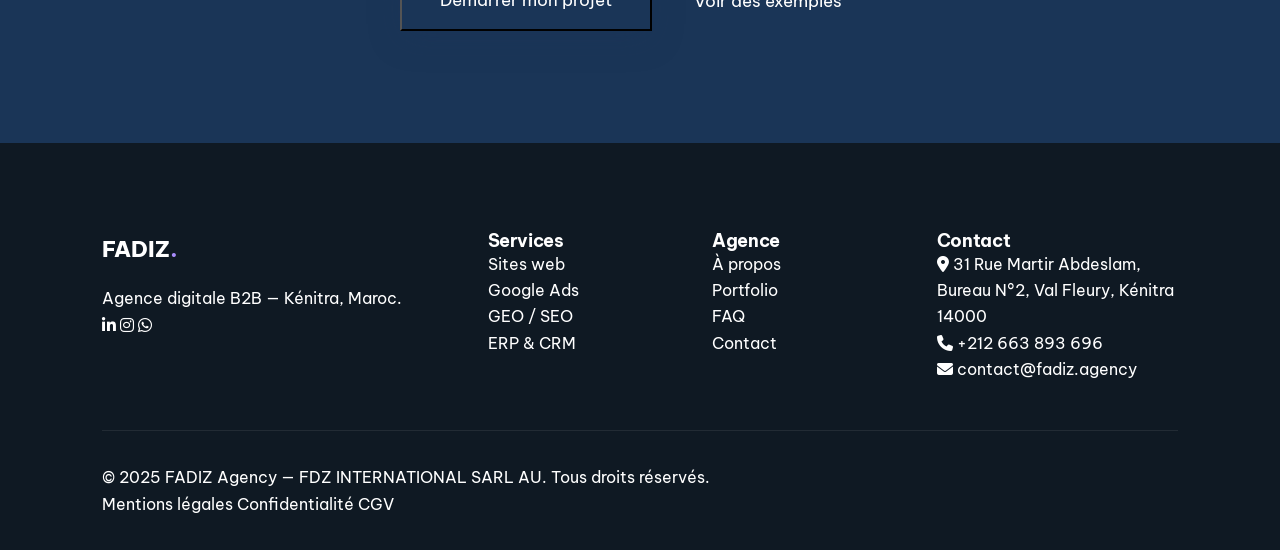
<file: service-web.html>
<!DOCTYPE html>
<html lang="fr">
<head>
  <meta charset="UTF-8">
  <meta name="viewport" content="width=device-width, initial-scale=1.0">
  <title>Création de Sites Web — FADIZ Agency | Kénitra</title>
  <meta name="description" content="Sites web professionnels B2B : vitrine, e-commerce, landing page. Livraison en 2 semaines, optimisé SEO & mobile. À partir de 4 900 MAD.">
  <meta property="og:title" content="Création de Sites Web — FADIZ Agency | Kénitra">
  <meta property="og:description" content="Sites web professionnels B2B : vitrine, e-commerce, landing page. Livraison en 2 semaines, optimisé SEO & mobile. À partir de 4 900 MAD.">
  <meta property="og:type" content="website">
  <meta property="og:url" content="https://fadiz.agency/service-web.html">
  <meta property="og:image" content="https://fadiz.agency/img/og-service-web.jpg">
  <link rel="canonical" href="https://fadiz.agency/service-web.html">
  <link rel="preconnect" href="https://fonts.googleapis.com">
  <link rel="preconnect" href="https://fonts.gstatic.com" crossorigin>
  <link href="https://fonts.googleapis.com/css2?family=Be+Vietnam+Pro:wght@300;400;500;600;700;800&display=swap" rel="stylesheet">
  <link rel="stylesheet" href="https://cdnjs.cloudflare.com/ajax/libs/font-awesome/6.5.0/css/all.min.css">
  <link rel="stylesheet" href="css/main.css">
  <script type="application/ld+json">
  {
    "@context": "https://schema.org",
    "@type": "LocalBusiness",
    "name": "FADIZ Agency",
    "description": "Agence digitale B2B — création de sites web, Google Ads, GEO/SEO, ERP.",
    "url": "https://fadiz.agency",
    "telephone": "+212663893696",
    "email": "contact@fadiz.agency",
    "address": {
      "@type": "PostalAddress",
      "streetAddress": "31 Rue Martir Abdeslam, Bureau N°2, Val Fleury",
      "addressLocality": "Kénitra",
      "postalCode": "14000",
      "addressCountry": "MA"
    },
    "geo": {
      "@type": "GeoCoordinates",
      "latitude": 34.261,
      "longitude": -6.5802
    },
    "openingHours": "Mo-Fr 09:00-18:00",
    "priceRange": "MAD",
    "sameAs": [
      "https://wa.me/212663893696"
    ]
  }
  </script>
</head>
<body>

  <!-- FLOATS -->
  <a href="https://wa.me/212663893696?text=Salam%2C+je+voudrais+un+devis." class="float-wa" target="_blank" rel="noopener" aria-label="WhatsApp"><i class="fa-brands fa-whatsapp"></i></a>
  <button class="float-devis" data-modal-open><i class="fa-solid fa-bolt"></i> Devis rapide</button>

  <!-- MODAL -->
  <div class="modal-overlay" id="modal" role="dialog" aria-modal="true" aria-labelledby="modal-title">
    <div class="modal-box">
      <button class="modal-close" data-modal-close>&times;</button>
      <p class="section-label">Offre limitée</p>
      <h2 id="modal-title">Audit Digital Gratuit</h2>
      <p style="color:var(--muted);margin-bottom:1.5rem">Analyse complète sous 24h — sans engagement.</p>
      <form>
        <div class="form-row">
          <div class="form-group"><label>Prénom *</label><input type="text" name="prenom" required placeholder="Votre prénom"></div>
          <div class="form-group"><label>Email *</label><input type="email" name="email" required placeholder="votre@email.com"></div>
        </div>
        <div class="form-group"><label>Besoin *</label><select name="besoin" required><option value="">— Choisir —</option><option>Site web</option><option>Google Ads</option><option>GEO/SEO</option><option>ERP</option><option>Conseil</option></select></div>
        <button type="submit" class="btn-primary btn-full">Demander mon audit <i class="fa-solid fa-arrow-right"></i></button>
      </form>
    </div>
  </div>

  <!-- HEADER -->
  <header id="header">
    <nav class="nav-inner">
      <a href="index.html" class="nav-logo"><span style="font-weight:800;font-size:1.4rem;color:#fff;letter-spacing:-.02em">FADIZ<span style="color:#a78bfa">.</span></span></a>
      <ul class="nav-links">
        <li><a href="index.html">Accueil</a></li>
        <li><a href="services.html">Services</a></li>
        <li><a href="geo-seo.html">GEO/SEO</a></li>
        <li><a href="portfolio.html">Portfolio</a></li>
        <li><a href="about.html">À propos</a></li>
        <li><a href="faq.html">FAQ</a></li>
        <li><a href="contact.html">Contact</a></li>
      </ul>
      <div class="nav-cta">
        <a href="https://wa.me/212663893696" class="nav-wa" target="_blank" rel="noopener"><i class="fa-brands fa-whatsapp"></i></a>
        <button class="btn-primary btn-sm" data-modal-open>Audit gratuit</button>
      </div>
      <button class="hamburger" id="nav-toggle" aria-label="Menu" aria-expanded="false"><span></span><span></span><span></span></button>
    </nav>
  </header>

  <!-- MOBILE DRAWER -->
  <div id="mobile-drawer">
    <div id="drawer-overlay"></div>
    <div class="drawer-panel">
      <button class="drawer-close" id="drawer-close">&times;</button>
      <a href="index.html" class="drawer-logo"><span style="font-weight:800;font-size:1.5rem">FADIZ<span style="color:#a78bfa">.</span></span></a>
      <ul>
        <li><a href="index.html"><i class="fa-solid fa-house"></i> Accueil</a></li>
        <li><a href="services.html"><i class="fa-solid fa-layer-group"></i> Services</a></li>
        <li><a href="geo-seo.html"><i class="fa-solid fa-map-location-dot"></i> GEO/SEO</a></li>
        <li><a href="portfolio.html"><i class="fa-solid fa-briefcase"></i> Portfolio</a></li>
        <li><a href="about.html"><i class="fa-solid fa-users"></i> À propos</a></li>
        <li><a href="faq.html"><i class="fa-solid fa-circle-question"></i> FAQ</a></li>
        <li><a href="contact.html"><i class="fa-solid fa-envelope"></i> Contact</a></li>
      </ul>
      <div style="padding:1.5rem"><button class="btn-primary btn-full" data-modal-open>Audit gratuit</button></div>
    </div>
  </div>

  <main>

    <!-- SECTION 1: HERO MINI -->
    <section class="hero-mini" style="background:var(--hero-bg)">
      <div class="container hero-mini-inner">
        <p class="section-label">Service Web</p>
        <h1>Des Sites Web Qui Convertissent</h1>
        <p class="hero-subtitle">Vitrine, e-commerce, SaaS — nous créons votre présence digitale premium. Score Google 90+. Livraison 2 semaines.</p>
        <div class="hero-ctas">
          <button data-modal-open class="btn-primary btn-lg">Devis gratuit →</button>
        </div>
      </div>
    </section>

    <!-- SECTION 2: AVANTAGES -->
    <section class="section bg-light">
      <div class="container">
        <h2 class="section-title">Pourquoi Choisir FADIZ pour Votre Site ?</h2>
        <div class="cards-grid cards-grid-3">
          <div class="card">
            <div class="card-icon"><i class="fa-solid fa-mobile-screen"></i></div>
            <h3>100% Responsive</h3>
            <p>Mobile-first design, testé sur 20+ appareils.</p>
          </div>
          <div class="card">
            <div class="card-icon"><i class="fa-solid fa-gauge-high"></i></div>
            <h3>Performance 90+</h3>
            <p>Google PageSpeed 90+ garanti. Core Web Vitals optimisés.</p>
          </div>
          <div class="card">
            <div class="card-icon"><i class="fa-solid fa-search"></i></div>
            <h3>SEO Intégré</h3>
            <p>Structure technique, balises, vitesse — SEO inclus dès la conception.</p>
          </div>
          <div class="card">
            <div class="card-icon"><i class="fa-solid fa-lock"></i></div>
            <h3>Sécurisé HTTPS</h3>
            <p>SSL, sauvegardes automatiques, protection anti-malware.</p>
          </div>
          <div class="card">
            <div class="card-icon"><i class="fa-solid fa-clock"></i></div>
            <h3>Livraison 2 Semaines</h3>
            <p>Site vitrine livré en 10–15 jours ouvrés. Planning respecté.</p>
          </div>
          <div class="card">
            <div class="card-icon"><i class="fa-solid fa-headset"></i></div>
            <h3>Support 6 Mois</h3>
            <p>Maintenance et support inclus 6 mois après livraison.</p>
          </div>
        </div>
      </div>
    </section>

    <!-- SECTION 3: OFFRES PRICING -->
    <section class="section" style="background:var(--violet)">
      <div class="container">
        <h2 class="section-title" style="color:#fff">Nos Formules Web</h2>
        <div class="pricing-grid">

          <div class="pricing-card">
            <h3>Site Vitrine</h3>
            <div class="pricing-price">4 900 <span>MAD</span></div>
            <ul class="pricing-features">
              <li><i class="fa-solid fa-check"></i> Jusqu'à 8 pages</li>
              <li><i class="fa-solid fa-check"></i> Design sur mesure</li>
              <li><i class="fa-solid fa-check"></i> Mobile responsive</li>
              <li><i class="fa-solid fa-check"></i> Formulaire de contact</li>
              <li><i class="fa-solid fa-check"></i> SEO de base</li>
              <li><i class="fa-solid fa-check"></i> Score PageSpeed 85+</li>
              <li><i class="fa-solid fa-check"></i> Livraison 10 jours</li>
            </ul>
            <button data-modal-open class="btn-primary btn-full">Commander</button>
          </div>

          <div class="pricing-card pricing-featured">
            <span class="pricing-badge">Populaire</span>
            <h3>Site E-commerce</h3>
            <div class="pricing-price">12 000 <span>MAD</span></div>
            <ul class="pricing-features">
              <li><i class="fa-solid fa-check"></i> WooCommerce ou Shopify</li>
              <li><i class="fa-solid fa-check"></i> Catalogue illimité</li>
              <li><i class="fa-solid fa-check"></i> Paiement en ligne</li>
              <li><i class="fa-solid fa-check"></i> Gestion stocks</li>
              <li><i class="fa-solid fa-check"></i> SEO complet</li>
              <li><i class="fa-solid fa-check"></i> Livraison 4 semaines</li>
            </ul>
            <button data-modal-open class="btn-primary btn-full">Commander</button>
          </div>

          <div class="pricing-card">
            <h3>Application Web</h3>
            <div class="pricing-price">Sur <span>devis</span></div>
            <ul class="pricing-features">
              <li><i class="fa-solid fa-check"></i> React / Next.js</li>
              <li><i class="fa-solid fa-check"></i> Base de données</li>
              <li><i class="fa-solid fa-check"></i> API REST</li>
              <li><i class="fa-solid fa-check"></i> Authentification</li>
              <li><i class="fa-solid fa-check"></i> Dashboard admin</li>
              <li><i class="fa-solid fa-check"></i> Architecture scalable</li>
            </ul>
            <button data-modal-open class="btn-primary btn-full">Demander un devis</button>
          </div>

        </div>
      </div>
    </section>

    <!-- SECTION 4: TIMELINE PROCESSUS -->
    <section class="section bg-light">
      <div class="container">
        <h2 class="section-title">Comment Ça Marche ?</h2>
        <div class="timeline">
          <div class="timeline-item">
            <div class="timeline-marker">1</div>
            <div class="timeline-content">
              <h3>Jour 1 — Briefing</h3>
              <p>Appel découverte, recueil des besoins, définition du cahier des charges.</p>
            </div>
          </div>
          <div class="timeline-item">
            <div class="timeline-marker">2</div>
            <div class="timeline-content">
              <h3>Jours 2–3 — Maquette</h3>
              <p>Wireframes et maquette graphique soumis pour validation.</p>
            </div>
          </div>
          <div class="timeline-item">
            <div class="timeline-marker">3</div>
            <div class="timeline-content">
              <h3>Jours 4–10 — Développement</h3>
              <p>Intégration, contenu, SEO technique, tests cross-browser.</p>
            </div>
          </div>
          <div class="timeline-item">
            <div class="timeline-marker">4</div>
            <div class="timeline-content">
              <h3>Jour 11 — Révisions</h3>
              <p>2 rounds de révisions inclus. Ajustements selon vos retours.</p>
            </div>
          </div>
          <div class="timeline-item">
            <div class="timeline-marker">5</div>
            <div class="timeline-content">
              <h3>Jour 12–15 — Livraison</h3>
              <p>Mise en production, formation CMS, documentation.</p>
            </div>
          </div>
        </div>
      </div>
    </section>

    <!-- SECTION 5: FAQ -->
    <section class="section bg-light">
      <div class="container container-md">
        <h2 class="section-title">Questions Fréquentes</h2>
        <div class="accordion">

          <div class="accordion-item">
            <button class="accordion-trigger">
              Que se passe-t-il après livraison ?
              <i class="fa-solid fa-chevron-down"></i>
            </button>
            <div class="accordion-panel">
              <p>Support technique 6 mois inclus. Formation à l'utilisation du CMS. Contrat de maintenance mensuelle disponible à 500 MAD/mois.</p>
            </div>
          </div>

          <div class="accordion-item">
            <button class="accordion-trigger">
              Puis-je modifier moi-même le contenu ?
              <i class="fa-solid fa-chevron-down"></i>
            </button>
            <div class="accordion-panel">
              <p>Oui. Tous nos sites WordPress sont livrés avec une formation de 1h et un guide d'utilisation. Vous gérez textes et images en autonomie.</p>
            </div>
          </div>

          <div class="accordion-item">
            <button class="accordion-trigger">
              Hébergement inclus ?
              <i class="fa-solid fa-chevron-down"></i>
            </button>
            <div class="accordion-panel">
              <p>L'hébergement n'est pas inclus mais nous vous guidons vers les meilleurs fournisseurs (OVH, Hostinger). Budget estimé : 500–1 500 MAD/an.</p>
            </div>
          </div>

          <div class="accordion-item">
            <button class="accordion-trigger">
              Proposez-vous des sites en arabe ?
              <i class="fa-solid fa-chevron-down"></i>
            </button>
            <div class="accordion-panel">
              <p>Oui. Sites bilingues FR/AR avec gestion du sens de lecture RTL (droite à gauche). Surcoût : 1 500 MAD.</p>
            </div>
          </div>

        </div>
      </div>
    </section>

    <!-- SECTION 6: CTA -->
    <section class="section cta-section" style="background:var(--blue)">
      <div class="container" style="text-align:center">
        <h2 style="color:#fff;font-size:clamp(1.6rem,3vw,2.4rem);font-weight:800;margin-bottom:2rem">Votre Site en 2 Semaines</h2>
        <div class="hero-ctas" style="justify-content:center">
          <button data-modal-open class="btn-primary btn-lg">Démarrer mon projet</button>
          <a href="portfolio.html" class="btn-outline-white btn-lg">Voir des exemples</a>
        </div>
      </div>
    </section>

  </main>

  <!-- FOOTER -->
  <footer>
    <div class="footer-grid">
      <div class="footer-brand">
        <a href="index.html" style="display:inline-block;margin-bottom:1rem"><span style="font-weight:800;font-size:1.4rem;color:#fff">FADIZ<span style="color:#a78bfa">.</span></span></a>
        <p>Agence digitale B2B — Kénitra, Maroc.</p>
        <div class="social-links">
          <a href="#" aria-label="LinkedIn"><i class="fa-brands fa-linkedin-in"></i></a>
          <a href="#" aria-label="Instagram"><i class="fa-brands fa-instagram"></i></a>
          <a href="https://wa.me/212663893696" aria-label="WhatsApp" target="_blank" rel="noopener"><i class="fa-brands fa-whatsapp"></i></a>
        </div>
      </div>
      <div class="footer-col">
        <h4>Services</h4>
        <ul>
          <li><a href="service-web.html">Sites web</a></li>
          <li><a href="service-ads.html">Google Ads</a></li>
          <li><a href="geo-seo.html">GEO / SEO</a></li>
          <li><a href="service-erp.html">ERP & CRM</a></li>
        </ul>
      </div>
      <div class="footer-col">
        <h4>Agence</h4>
        <ul>
          <li><a href="about.html">À propos</a></li>
          <li><a href="portfolio.html">Portfolio</a></li>
          <li><a href="faq.html">FAQ</a></li>
          <li><a href="contact.html">Contact</a></li>
        </ul>
      </div>
      <div class="footer-col">
        <h4>Contact</h4>
        <ul>
          <li><i class="fa-solid fa-location-dot"></i> 31 Rue Martir Abdeslam, Bureau N°2, Val Fleury, Kénitra 14000</li>
          <li><a href="tel:+212663893696"><i class="fa-solid fa-phone"></i> +212 663 893 696</a></li>
          <li><a href="mailto:contact@fadiz.agency"><i class="fa-solid fa-envelope"></i> contact@fadiz.agency</a></li>
        </ul>
      </div>
    </div>
    <div class="footer-bottom">
      <p>© 2025 FADIZ Agency — FDZ INTERNATIONAL SARL AU. Tous droits réservés.</p>
      <div>
        <a href="mentions-legales.html">Mentions légales</a>
        <a href="politique-confidentialite.html">Confidentialité</a>
        <a href="cgv.html">CGV</a>
      </div>
    </div>
  </footer>

  <script src="js/main.js"></script>
</body>
</html>
</file>
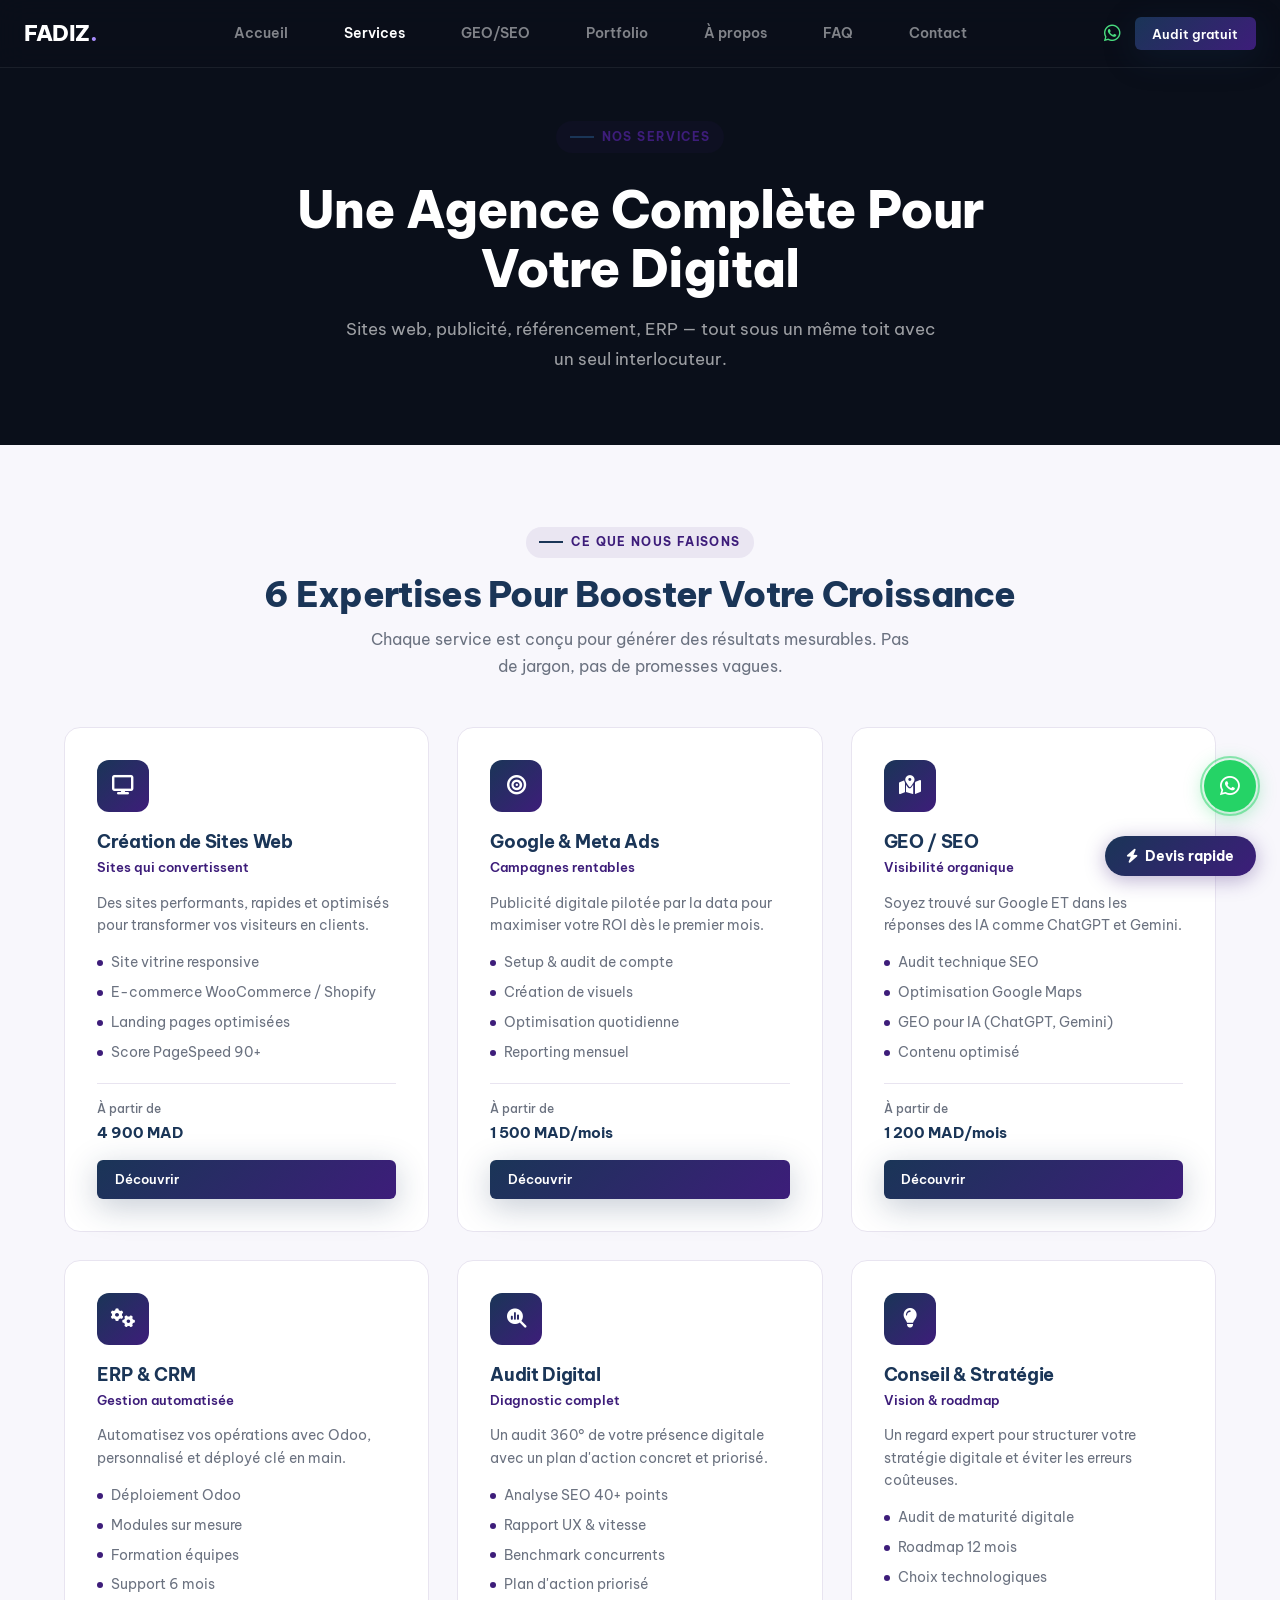
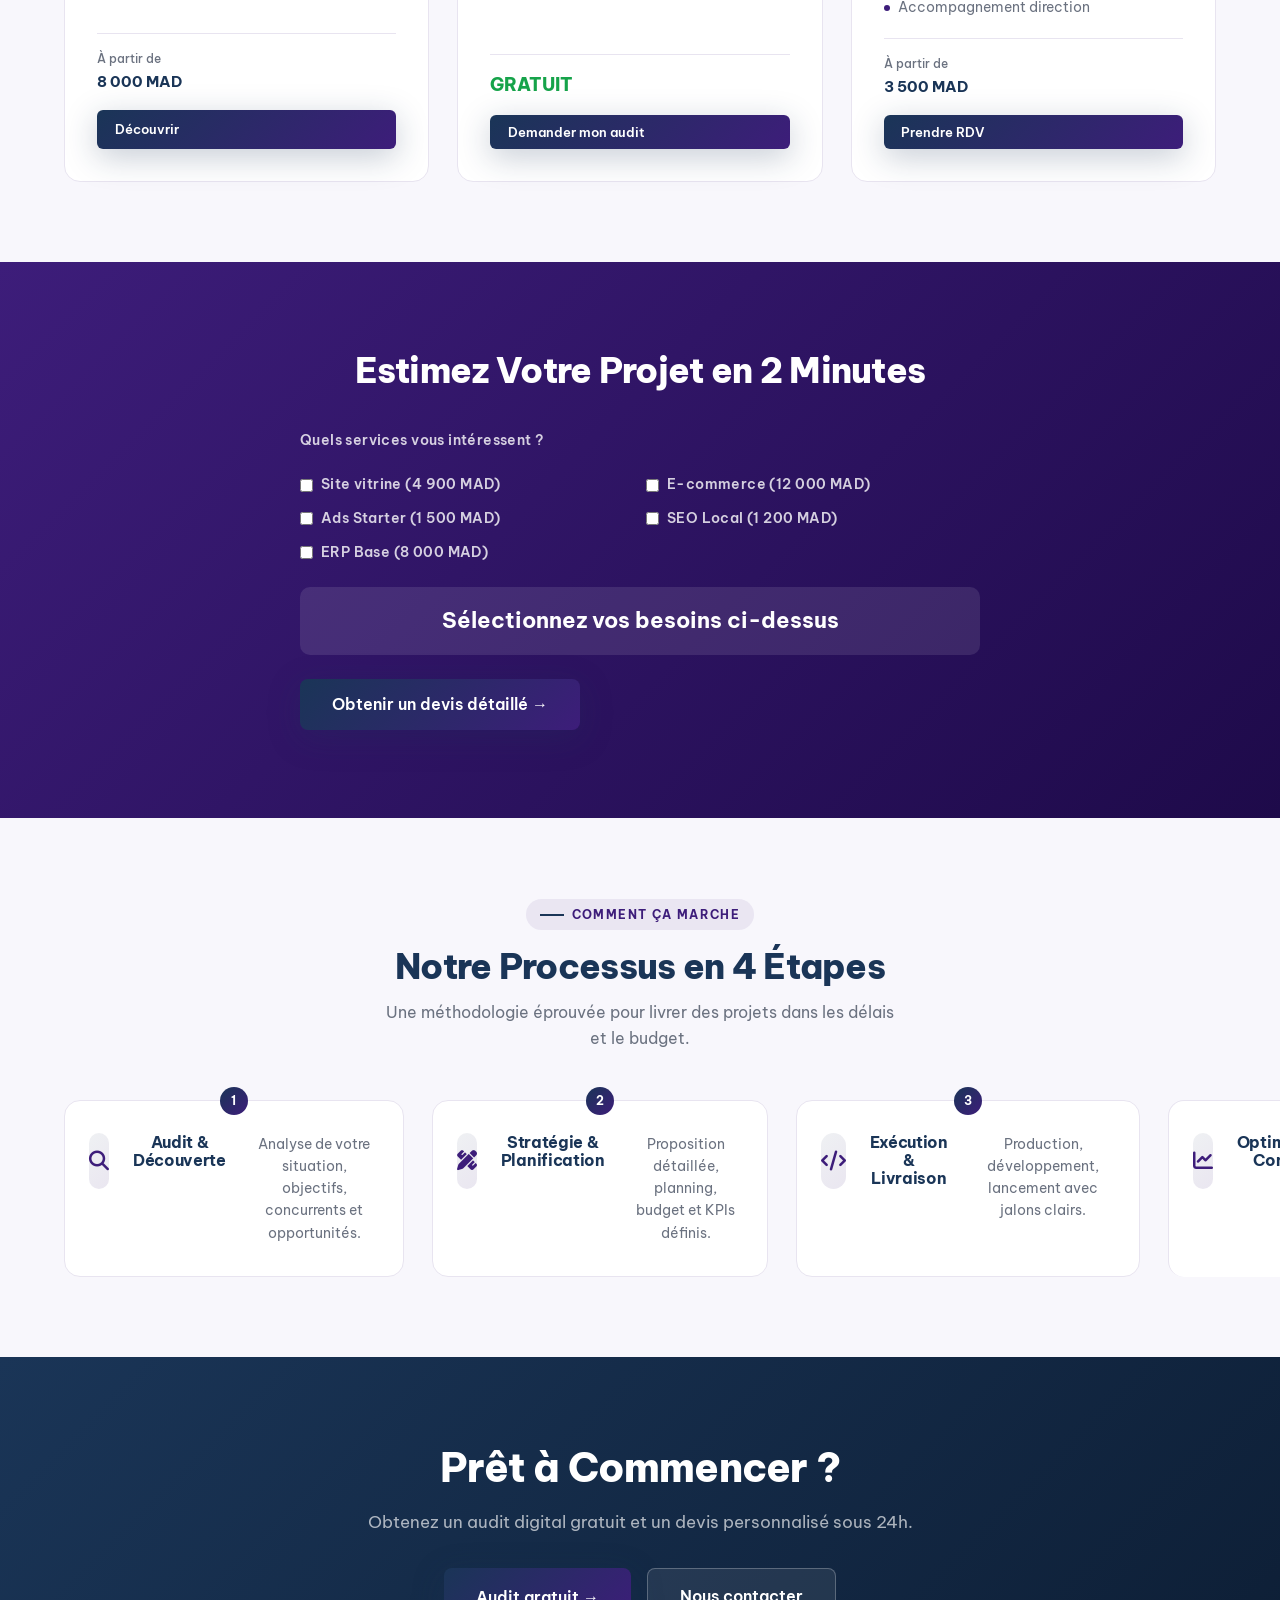
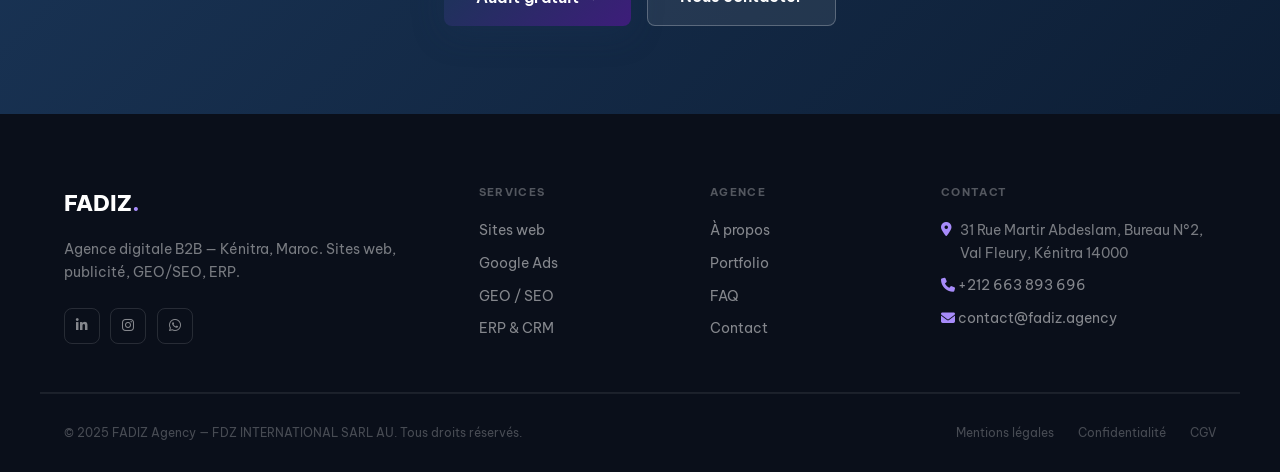
<file: services.html>
<!DOCTYPE html>
<html lang="fr">
<head>
  <meta charset="UTF-8">
  <meta name="viewport" content="width=device-width, initial-scale=1.0">
  <title>Services Digitaux — FADIZ Agency | Kénitra, Maroc</title>
  <meta name="description" content="Création web, Google Ads, GEO/SEO, ERP sur mesure, audit digital. Tous nos services B2B pour les PME ambitieuses.">
  <meta name="keywords" content="services digitaux Maroc, création site web Kénitra, Google Ads Maroc, SEO Maroc, ERP Odoo Maroc, agence digitale Kénitra">
  <meta name="robots" content="index, follow">
  <link rel="canonical" href="https://fadiz.agency/services.html">

  <!-- Open Graph -->
  <meta property="og:type" content="website">
  <meta property="og:url" content="https://fadiz.agency/services.html">
  <meta property="og:title" content="Services Digitaux — FADIZ Agency | Kénitra, Maroc">
  <meta property="og:description" content="Création web, Google Ads, GEO/SEO, ERP sur mesure, audit digital. Tous nos services B2B pour les PME ambitieuses.">
  <meta property="og:image" content="https://fadiz.agency/og-image.jpg">
  <meta property="og:locale" content="fr_FR">
  <meta property="og:site_name" content="FADIZ Agency">

  <!-- Twitter Card -->
  <meta name="twitter:card" content="summary_large_image">
  <meta name="twitter:site" content="@fadizagency">
  <meta name="twitter:title" content="Services Digitaux — FADIZ Agency | Kénitra, Maroc">
  <meta name="twitter:description" content="Création web, Google Ads, GEO/SEO, ERP sur mesure, audit digital. Tous nos services B2B pour les PME ambitieuses.">
  <meta name="twitter:image" content="https://fadiz.agency/og-image.jpg">

  <!-- HEAD common links -->
  <link rel="preconnect" href="https://fonts.googleapis.com">
  <link rel="preconnect" href="https://fonts.gstatic.com" crossorigin>
  <link href="https://fonts.googleapis.com/css2?family=Be+Vietnam+Pro:wght@400;500;600;700;800&display=swap" rel="stylesheet">
  <link rel="stylesheet" href="https://cdnjs.cloudflare.com/ajax/libs/font-awesome/6.5.1/css/all.min.css">
  <link rel="stylesheet" href="css/main.css">

  <!-- JSON-LD LocalBusiness -->
  <script type="application/ld+json">
  {"@context":"https://schema.org","@type":"LocalBusiness","name":"FADIZ Agency","url":"https://fadiz.agency","telephone":"+212663893696","address":{"@type":"PostalAddress","streetAddress":"31 Rue Martir Abdeslam Ben Mohammed, Bureau N°2, Val Fleury","addressLocality":"Kénitra","addressRegion":"Rabat-Salé-Kénitra","postalCode":"14000","addressCountry":"MA"}}
  </script>

  <style>
    /* ── Reset & Base ── */
    *, *::before, *::after { margin: 0; padding: 0; box-sizing: border-box; }
    :root {
      --blue: #1a3557;
      --violet: #3d1d7a;
      --hero-bg: #0a0f1a;
      --muted: #6b7280;
      --text: #1f2937;
      --bg-light: #f8f7fc;
      --border: #e8e4f0;
    }
    html { scroll-behavior: smooth; overflow-x: hidden; }
    body { font-family: 'Be Vietnam Pro', sans-serif; color: var(--text); background: #fff; line-height: 1.6; -webkit-font-smoothing: antialiased; overflow-x: hidden; }
    h1, h2, h3, h4 { font-family: 'Be Vietnam Pro', sans-serif; line-height: 1.15; letter-spacing: -.02em; }
    a { text-decoration: none; color: inherit; }
    img { max-width: 100%; }

    /* ── Container ── */
    .container { max-width: 1200px; margin: 0 auto; padding: 0 1.5rem; }

    /* ── Section label ── */
    .section-label {
      display: inline-flex; align-items: center; gap: .5rem;
      font-size: .72rem; font-weight: 700; letter-spacing: .12em; text-transform: uppercase;
      color: var(--violet); background: rgba(61,29,122,.08); padding: .35rem .85rem;
      border-radius: 20px; margin-bottom: 1rem;
    }

    /* ── Buttons ── */
    .btn-primary {
      display: inline-flex; align-items: center; gap: .5rem;
      background: linear-gradient(135deg, var(--blue), var(--violet));
      color: #fff; border: none; border-radius: 8px;
      padding: .75rem 1.5rem; font-family: 'Be Vietnam Pro', sans-serif;
      font-size: .9rem; font-weight: 600; cursor: pointer;
      transition: opacity .2s, transform .2s, box-shadow .2s;
      text-decoration: none;
    }
    .btn-primary:hover { opacity: .9; transform: translateY(-2px); box-shadow: 0 8px 24px rgba(61,29,122,.25); }
    .btn-primary.btn-sm { padding: .55rem 1.1rem; font-size: .82rem; border-radius: 6px; }
    .btn-primary.btn-lg { padding: .95rem 2rem; font-size: 1rem; }
    .btn-primary.btn-full { width: 100%; justify-content: center; }
    .btn-outline-white {
      display: inline-flex; align-items: center; gap: .5rem;
      background: rgba(255,255,255,.08); color: #fff;
      border: 1px solid rgba(255,255,255,.25); border-radius: 8px;
      padding: .75rem 1.5rem; font-family: 'Be Vietnam Pro', sans-serif;
      font-size: .9rem; font-weight: 600; cursor: pointer;
      transition: background .2s, border-color .2s, transform .2s;
      text-decoration: none;
    }
    .btn-outline-white:hover { background: rgba(255,255,255,.14); border-color: rgba(255,255,255,.5); transform: translateY(-2px); }
    .btn-outline-white.btn-lg { padding: .95rem 2rem; font-size: 1rem; }

    /* ── Forms ── */
    .form-group { display: flex; flex-direction: column; gap: .4rem; margin-bottom: 1rem; }
    .form-group label { font-size: .85rem; font-weight: 600; color: rgba(255,255,255,.8); }
    .form-group input, .form-group select {
      padding: .7rem 1rem; border: 1px solid rgba(255,255,255,.2);
      border-radius: 8px; background: rgba(255,255,255,.1); color: #fff;
      font-family: 'Be Vietnam Pro', sans-serif; font-size: .9rem;
    }
    .form-group input::placeholder { color: rgba(255,255,255,.4); }
    .form-group select option { background: #1a3557; color: #fff; }
    .form-row { display: grid; grid-template-columns: 1fr 1fr; gap: 1rem; }
    @media (max-width: 520px) { .form-row { grid-template-columns: 1fr; } }

    /* ── Float buttons ── */
    .float-wa {
      position: fixed; bottom: 5.5rem; right: 1.5rem; z-index: 400;
      background: #25d366; color: #fff; width: 52px; height: 52px;
      border-radius: 50%; display: flex; align-items: center; justify-content: center;
      font-size: 1.4rem; box-shadow: 0 4px 20px rgba(37,211,102,.4);
      transition: transform .2s, box-shadow .2s;
    }
    .float-wa:hover { transform: scale(1.1); box-shadow: 0 6px 28px rgba(37,211,102,.55); }
    .float-devis {
      position: fixed; bottom: 1.5rem; right: 1.5rem; z-index: 400;
      background: linear-gradient(135deg, var(--blue), var(--violet));
      color: #fff; border: none; border-radius: 50px; padding: .7rem 1.35rem;
      font-family: 'Be Vietnam Pro', sans-serif; font-size: .85rem; font-weight: 700;
      cursor: pointer; display: flex; align-items: center; gap: .45rem;
      box-shadow: 0 4px 20px rgba(61,29,122,.35); transition: transform .2s, box-shadow .2s;
    }
    .float-devis:hover { transform: translateY(-2px); box-shadow: 0 8px 28px rgba(61,29,122,.5); }

    /* ── Modal ── */
    .modal-overlay {
      position: fixed; inset: 0; z-index: 800;
      background: rgba(10,15,26,.7); backdrop-filter: blur(6px);
      display: flex; align-items: center; justify-content: center; padding: 1rem;
      opacity: 0; pointer-events: none; transition: opacity .3s;
    }
    .modal-overlay.open { opacity: 1; pointer-events: all; }
    .modal-box {
      background: #fff; border-radius: 16px; padding: 2.5rem;
      width: 100%; max-width: 520px; position: relative;
      transform: translateY(20px); transition: transform .3s;
    }
    .modal-overlay.open .modal-box { transform: translateY(0); }
    .modal-close {
      position: absolute; top: 1rem; right: 1.25rem;
      background: none; border: none; font-size: 1.6rem; cursor: pointer;
      color: var(--muted); line-height: 1;
    }
    .modal-box h2 { font-size: 1.5rem; font-weight: 800; color: var(--blue); margin-bottom: .4rem; }
    .modal-box .form-group label { color: var(--text); }
    .modal-box .form-group input,
    .modal-box .form-group select {
      background: #f8f7fc; border: 1px solid var(--border); color: var(--text);
    }
    .modal-box .form-group input::placeholder { color: var(--muted); }
    .modal-box .form-group select option { background: #fff; color: var(--text); }

    /* ── Header ── */
    #header {
      position: fixed; top: 0; left: 0; right: 0; z-index: 600;
      background: rgba(10,15,26,.9); backdrop-filter: blur(14px);
      border-bottom: 1px solid rgba(255,255,255,.07);
      transition: background .3s, box-shadow .3s;
    }
    #header.scrolled { background: rgba(10,15,26,.97); box-shadow: 0 2px 24px rgba(0,0,0,.3); }
    .nav-inner {
      max-width: 1280px; margin: 0 auto; padding: .9rem 1.5rem;
      display: flex; align-items: center; gap: 2rem;
    }
    .nav-logo { flex-shrink: 0; }
    .nav-links {
      list-style: none; display: flex; align-items: center; gap: 1.75rem;
      margin: 0 auto;
    }
    .nav-links a {
      font-size: .875rem; font-weight: 500; color: rgba(255,255,255,.65);
      transition: color .2s; white-space: nowrap;
    }
    .nav-links a:hover, .nav-links a.active { color: #fff; }
    .nav-cta { display: flex; align-items: center; gap: .85rem; flex-shrink: 0; }
    .nav-wa {
      color: #4ade80; font-size: 1.2rem; display: flex; align-items: center;
      transition: color .2s;
    }
    .nav-wa:hover { color: #22c55e; }
    .hamburger {
      display: none; flex-direction: column; gap: 5px;
      background: none; border: none; cursor: pointer; padding: 4px;
    }
    .hamburger span {
      display: block; width: 22px; height: 2px; background: #fff;
      border-radius: 2px; transition: transform .3s, opacity .3s;
    }
    .hamburger[aria-expanded="true"] span:nth-child(1) { transform: translateY(7px) rotate(45deg); }
    .hamburger[aria-expanded="true"] span:nth-child(2) { opacity: 0; }
    .hamburger[aria-expanded="true"] span:nth-child(3) { transform: translateY(-7px) rotate(-45deg); }
    @media (max-width: 900px) { .nav-links { display: none; } .hamburger { display: flex; } }

    /* ── Mobile Drawer ── */
    #mobile-drawer { position: fixed; inset: 0; z-index: 700; pointer-events: none; }
    #mobile-drawer.open { pointer-events: all; }
    #drawer-overlay {
      position: absolute; inset: 0;
      background: rgba(10,15,26,.6); opacity: 0; transition: opacity .3s;
    }
    #mobile-drawer.open #drawer-overlay { opacity: 1; }
    .drawer-panel {
      position: absolute; top: 0; right: 0; bottom: 0; width: min(320px, 88vw);
      background: #0f1629; transform: translateX(100%); transition: transform .35s cubic-bezier(.25,.46,.45,.94);
      display: flex; flex-direction: column; overflow-y: auto;
    }
    #mobile-drawer.open .drawer-panel { transform: translateX(0); }
    .drawer-close {
      position: absolute; top: 1rem; right: 1.25rem;
      background: none; border: none; color: rgba(255,255,255,.6);
      font-size: 1.8rem; cursor: pointer; line-height: 1;
    }
    .drawer-logo { display: inline-block; padding: 1.75rem 1.5rem 1rem; color: #fff; }
    .drawer-panel ul { list-style: none; padding: .5rem 0; flex-grow: 1; }
    .drawer-panel ul li a {
      display: flex; align-items: center; gap: .75rem; padding: .9rem 1.5rem;
      color: rgba(255,255,255,.75); font-size: .95rem; font-weight: 500;
      transition: color .2s, background .2s; border-radius: 0;
    }
    .drawer-panel ul li a:hover { color: #fff; background: rgba(255,255,255,.06); }
    .drawer-panel ul li a i { width: 18px; text-align: center; color: #a78bfa; }

    /* ── Hero Mini ── */
    .hero-mini {
      background: var(--hero-bg);
      padding: 7.5rem 0 4.5rem;
      text-align: center;
    }
    .hero-mini h1 {
      color: #fff; font-size: clamp(1.9rem, 4.5vw, 3.2rem);
      font-weight: 800; margin: .75rem 0 1rem;
      max-width: 750px; margin-left: auto; margin-right: auto;
    }
    .hero-mini .hero-sub {
      color: rgba(255,255,255,.6); font-size: 1.05rem;
      max-width: 600px; margin: 0 auto; line-height: 1.75;
    }

    /* ── Services Grid ── */
    #services-grid {
      display: grid;
      grid-template-columns: repeat(3, 1fr);
      gap: 1.75rem;
      margin-top: 3rem;
    }
    @media (max-width: 1024px) { #services-grid { grid-template-columns: repeat(2, 1fr); } }
    @media (max-width: 620px)  { #services-grid { grid-template-columns: 1fr; } }

    .service-card {
      background: #fff;
      border: 1px solid var(--border);
      border-radius: 16px;
      padding: 2rem;
      display: flex;
      flex-direction: column;
      transition: transform .25s, box-shadow .25s;
    }
    .service-card:hover {
      transform: translateY(-5px);
      box-shadow: 0 16px 48px rgba(26,53,87,.1);
    }
    .svc-icon {
      width: 52px; height: 52px; border-radius: 12px;
      background: linear-gradient(135deg, var(--blue), var(--violet));
      display: flex; align-items: center; justify-content: center;
      color: #fff; font-size: 1.2rem; margin-bottom: 1.25rem; flex-shrink: 0;
    }
    .service-card h3 { font-size: 1.1rem; font-weight: 700; margin-bottom: .3rem; color: var(--blue); }
    .svc-sub { font-size: .82rem; color: var(--violet); font-weight: 600; margin-bottom: .85rem; }
    .svc-desc { font-size: .875rem; color: var(--muted); margin-bottom: 1rem; line-height: 1.6; }
    .svc-features {
      list-style: none; padding: 0; margin: 0 0 1.25rem;
      display: flex; flex-direction: column; gap: .5rem; flex-grow: 1;
    }
    .svc-features li {
      font-size: .85rem; color: var(--muted);
      display: flex; align-items: center; gap: .5rem;
    }
    .svc-features li::before {
      content: ''; width: 6px; height: 6px; border-radius: 50%;
      background: var(--violet); flex-shrink: 0;
    }
    .svc-price {
      font-size: .92rem; font-weight: 700; color: var(--blue);
      margin-bottom: 1rem; padding-top: 1rem; border-top: 1px solid var(--border);
    }
    .svc-price-label { font-size: .72rem; font-weight: 500; color: var(--muted); display: block; margin-bottom: .1rem; }
    .svc-price-free { font-size: 1.1rem; font-weight: 800; color: #16a34a; }

    /* ── Devis Calc ── */
    #devis-calc {
      background: linear-gradient(135deg, var(--violet) 0%, #1e0a4a 100%);
      padding: 5.5rem 0;
    }
    #devis-calc .calc-inner { max-width: 680px; margin: 0 auto; }
    #devis-calc h2 { color: #fff; text-align: center; font-size: clamp(1.5rem, 3vw, 2.2rem); margin-bottom: 2.5rem; }

    /* ── Process Steps ── */
    .steps-grid {
      display: grid;
      grid-template-columns: repeat(4, 1fr);
      gap: 1.75rem;
      margin-top: 3rem;
    }
    @media (max-width: 960px)  { .steps-grid { grid-template-columns: repeat(2, 1fr); } }
    @media (max-width: 520px)  { .steps-grid { grid-template-columns: 1fr; } }

    .step-item {
      text-align: center; padding: 2rem 1.5rem;
      background: #fff; border-radius: 16px; border: 1px solid var(--border);
      position: relative;
    }
    .step-item .step-num {
      position: absolute; top: -14px; left: 50%; transform: translateX(-50%);
      background: linear-gradient(135deg, var(--blue), var(--violet));
      color: #fff; width: 28px; height: 28px; border-radius: 50%;
      display: flex; align-items: center; justify-content: center;
      font-size: .75rem; font-weight: 700;
    }
    .step-item .step-icon {
      width: 56px; height: 56px; border-radius: 14px;
      background: linear-gradient(135deg, rgba(26,53,87,.07), rgba(61,29,122,.11));
      display: flex; align-items: center; justify-content: center;
      margin: 0 auto 1.1rem; font-size: 1.25rem; color: var(--violet);
    }
    .step-item h4 { font-size: 1rem; font-weight: 700; color: var(--blue); margin-bottom: .5rem; }
    .step-item p  { font-size: .87rem; color: var(--muted); line-height: 1.6; }

    /* ── CTA section ── */
    .cta-section {
      background: linear-gradient(135deg, var(--blue) 0%, #0d1e35 100%);
      padding: 5.5rem 0; text-align: center;
    }
    .cta-section h2 { color: #fff; font-size: clamp(1.7rem, 3.5vw, 2.5rem); margin-bottom: 1rem; }
    .cta-section p  { color: rgba(255,255,255,.65); margin-bottom: 2rem; font-size: 1.05rem; }
    .cta-actions { display: flex; gap: 1rem; justify-content: center; flex-wrap: wrap; }

    /* ── Section shared paddings ── */
    .section-pad { padding: 5rem 0; }
    .section-pad.light { background: var(--bg-light); }

    /* ── Footer ── */
    footer { background: var(--hero-bg); color: #fff; padding: 4.5rem 0 0; }
    .footer-grid {
      max-width: 1200px; margin: 0 auto; padding: 0 1.5rem;
      display: grid; grid-template-columns: 2fr 1fr 1fr 1.5fr; gap: 3rem;
      padding-bottom: 3rem;
    }
    @media (max-width: 900px) { .footer-grid { grid-template-columns: 1fr 1fr; } }
    @media (max-width: 560px) { .footer-grid { grid-template-columns: 1fr; } }
    .footer-brand p { font-size: .875rem; color: rgba(255,255,255,.45); line-height: 1.65; margin-bottom: 1.5rem; }
    .social-links { display: flex; gap: .65rem; }
    .social-links a {
      width: 36px; height: 36px; border-radius: 8px;
      border: 1px solid rgba(255,255,255,.12);
      display: flex; align-items: center; justify-content: center;
      color: rgba(255,255,255,.5); font-size: .85rem;
      transition: border-color .2s, color .2s, background .2s;
    }
    .social-links a:hover { border-color: #a78bfa; color: #fff; background: rgba(167,139,250,.15); }
    .footer-col h4 { font-size: .7rem; font-weight: 700; letter-spacing: .12em; text-transform: uppercase; color: rgba(255,255,255,.3); margin-bottom: 1.25rem; }
    .footer-col ul { list-style: none; display: flex; flex-direction: column; gap: .65rem; }
    .footer-col ul li { font-size: .875rem; color: rgba(255,255,255,.45); display: flex; align-items: flex-start; gap: .5rem; }
    .footer-col ul li a { color: rgba(255,255,255,.5); transition: color .2s; }
    .footer-col ul li a:hover { color: #fff; }
    .footer-col ul li i { color: #a78bfa; margin-top: .2rem; flex-shrink: 0; }
    .footer-bottom {
      max-width: 1200px; margin: 0 auto; padding: 1.75rem 1.5rem;
      border-top: 1px solid rgba(255,255,255,.07);
      display: flex; justify-content: space-between; align-items: center;
      flex-wrap: wrap; gap: 1rem;
    }
    .footer-bottom p { font-size: .78rem; color: rgba(255,255,255,.25); }
    .footer-bottom div { display: flex; gap: 1.5rem; }
    .footer-bottom div a { font-size: .78rem; color: rgba(255,255,255,.25); transition: color .2s; }
    .footer-bottom div a:hover { color: rgba(255,255,255,.6); }
  </style>
</head>
<body>

  <!-- ═══════════════ FLOATS ═══════════════ -->
  <a href="https://wa.me/212663893696?text=Salam%2C+je+voudrais+un+audit+gratuit." class="float-wa" target="_blank" rel="noopener" aria-label="WhatsApp"><i class="fa-brands fa-whatsapp"></i></a>
  <button class="float-devis" data-modal-open><i class="fa-solid fa-bolt"></i> Devis rapide</button>

  <!-- ═══════════════ MODAL ═══════════════ -->
  <div class="modal-overlay" id="modal" role="dialog" aria-modal="true" aria-labelledby="modal-title">
    <div class="modal-box">
      <button class="modal-close" data-modal-close>&times;</button>
      <p class="section-label">Offre limitée</p>
      <h2 id="modal-title">Audit Digital Gratuit</h2>
      <p style="color:var(--muted);margin-bottom:1.5rem">Analyse complète sous 24h — sans engagement.</p>
      <form>
        <div class="form-row">
          <div class="form-group"><label>Prénom *</label><input type="text" name="prenom" required placeholder="Votre prénom"></div>
          <div class="form-group"><label>Email *</label><input type="email" name="email" required placeholder="votre@email.com"></div>
        </div>
        <div class="form-group"><label>Besoin *</label><select name="besoin" required><option value="">— Choisir —</option><option>Site web</option><option>Google Ads</option><option>GEO/SEO</option><option>ERP</option><option>Conseil</option></select></div>
        <button type="submit" class="btn-primary btn-full">Demander mon audit <i class="fa-solid fa-arrow-right"></i></button>
      </form>
    </div>
  </div>

  <!-- ═══════════════ HEADER ═══════════════ -->
  <header id="header">
    <nav class="nav-inner">
      <a href="index.html" class="nav-logo"><span style="font-weight:800;font-size:1.4rem;color:#fff;letter-spacing:-.02em">FADIZ<span style="color:#a78bfa">.</span></span></a>
      <ul class="nav-links">
        <li><a href="index.html">Accueil</a></li>
        <li><a href="services.html" class="active">Services</a></li>
        <li><a href="geo-seo.html">GEO/SEO</a></li>
        <li><a href="portfolio.html">Portfolio</a></li>
        <li><a href="about.html">À propos</a></li>
        <li><a href="faq.html">FAQ</a></li>
        <li><a href="contact.html">Contact</a></li>
      </ul>
      <div class="nav-cta">
        <a href="https://wa.me/212663893696" class="nav-wa" target="_blank" rel="noopener"><i class="fa-brands fa-whatsapp"></i></a>
        <button class="btn-primary btn-sm" data-modal-open>Audit gratuit</button>
      </div>
      <button class="hamburger" id="nav-toggle" aria-label="Menu" aria-expanded="false"><span></span><span></span><span></span></button>
    </nav>
  </header>

  <!-- ═══════════════ MOBILE DRAWER ═══════════════ -->
  <div id="mobile-drawer">
    <div id="drawer-overlay"></div>
    <div class="drawer-panel">
      <button class="drawer-close" id="drawer-close">&times;</button>
      <a href="index.html" class="drawer-logo"><span style="font-weight:800;font-size:1.5rem">FADIZ<span style="color:#a78bfa">.</span></span></a>
      <ul>
        <li><a href="index.html"><i class="fa-solid fa-house"></i> Accueil</a></li>
        <li><a href="services.html"><i class="fa-solid fa-layer-group"></i> Services</a></li>
        <li><a href="geo-seo.html"><i class="fa-solid fa-map-location-dot"></i> GEO/SEO</a></li>
        <li><a href="portfolio.html"><i class="fa-solid fa-briefcase"></i> Portfolio</a></li>
        <li><a href="about.html"><i class="fa-solid fa-users"></i> À propos</a></li>
        <li><a href="faq.html"><i class="fa-solid fa-circle-question"></i> FAQ</a></li>
        <li><a href="contact.html"><i class="fa-solid fa-envelope"></i> Contact</a></li>
      </ul>
      <div style="padding:1.5rem"><button class="btn-primary btn-full" data-modal-open>Audit gratuit</button></div>
    </div>
  </div>

  <!-- ═══════════════ MAIN ═══════════════ -->
  <main>

    <!-- ── 1. Hero Mini ── -->
    <section class="hero-mini">
      <div class="container">
        <p class="section-label">Nos Services</p>
        <h1>Une Agence Complète Pour Votre Digital</h1>
        <p class="hero-sub">Sites web, publicité, référencement, ERP — tout sous un même toit avec un seul interlocuteur.</p>
      </div>
    </section>

    <!-- ── 2. Services Grid ── -->
    <section class="section-pad light">
      <div class="container">
        <div style="text-align:center">
          <p class="section-label">Ce que nous faisons</p>
          <h2 style="font-size:clamp(1.6rem,3vw,2.2rem);color:var(--blue)">6 Expertises Pour Booster Votre Croissance</h2>
          <p style="color:var(--muted);max-width:540px;margin:.75rem auto 0;font-size:.97rem;line-height:1.7">Chaque service est conçu pour générer des résultats mesurables. Pas de jargon, pas de promesses vagues.</p>
        </div>
        <div id="services-grid">

          <!-- Web -->
          <div class="service-card" id="web">
            <div class="svc-icon"><i class="fa-solid fa-display"></i></div>
            <h3>Création de Sites Web</h3>
            <div class="svc-sub">Sites qui convertissent</div>
            <p class="svc-desc">Des sites performants, rapides et optimisés pour transformer vos visiteurs en clients.</p>
            <ul class="svc-features">
              <li>Site vitrine responsive</li>
              <li>E-commerce WooCommerce / Shopify</li>
              <li>Landing pages optimisées</li>
              <li>Score PageSpeed 90+</li>
            </ul>
            <div class="svc-price">
              <span class="svc-price-label">À partir de</span>
              4 900 MAD
            </div>
            <a href="service-web.html" class="btn-primary btn-sm">Découvrir</a>
          </div>

          <!-- Ads -->
          <div class="service-card" id="ads">
            <div class="svc-icon"><i class="fa-solid fa-bullseye"></i></div>
            <h3>Google &amp; Meta Ads</h3>
            <div class="svc-sub">Campagnes rentables</div>
            <p class="svc-desc">Publicité digitale pilotée par la data pour maximiser votre ROI dès le premier mois.</p>
            <ul class="svc-features">
              <li>Setup &amp; audit de compte</li>
              <li>Création de visuels</li>
              <li>Optimisation quotidienne</li>
              <li>Reporting mensuel</li>
            </ul>
            <div class="svc-price">
              <span class="svc-price-label">À partir de</span>
              1 500 MAD/mois
            </div>
            <a href="service-ads.html" class="btn-primary btn-sm">Découvrir</a>
          </div>

          <!-- GEO/SEO -->
          <div class="service-card" id="geo">
            <div class="svc-icon"><i class="fa-solid fa-map-location-dot"></i></div>
            <h3>GEO / SEO</h3>
            <div class="svc-sub">Visibilité organique</div>
            <p class="svc-desc">Soyez trouvé sur Google ET dans les réponses des IA comme ChatGPT et Gemini.</p>
            <ul class="svc-features">
              <li>Audit technique SEO</li>
              <li>Optimisation Google Maps</li>
              <li>GEO pour IA (ChatGPT, Gemini)</li>
              <li>Contenu optimisé</li>
            </ul>
            <div class="svc-price">
              <span class="svc-price-label">À partir de</span>
              1 200 MAD/mois
            </div>
            <a href="geo-seo.html" class="btn-primary btn-sm">Découvrir</a>
          </div>

          <!-- ERP -->
          <div class="service-card" id="erp">
            <div class="svc-icon"><i class="fa-solid fa-gears"></i></div>
            <h3>ERP &amp; CRM</h3>
            <div class="svc-sub">Gestion automatisée</div>
            <p class="svc-desc">Automatisez vos opérations avec Odoo, personnalisé et déployé clé en main.</p>
            <ul class="svc-features">
              <li>Déploiement Odoo</li>
              <li>Modules sur mesure</li>
              <li>Formation équipes</li>
              <li>Support 6 mois</li>
            </ul>
            <div class="svc-price">
              <span class="svc-price-label">À partir de</span>
              8 000 MAD
            </div>
            <a href="service-erp.html" class="btn-primary btn-sm">Découvrir</a>
          </div>

          <!-- Audit -->
          <div class="service-card" id="audit">
            <div class="svc-icon"><i class="fa-solid fa-magnifying-glass-chart"></i></div>
            <h3>Audit Digital</h3>
            <div class="svc-sub">Diagnostic complet</div>
            <p class="svc-desc">Un audit 360° de votre présence digitale avec un plan d'action concret et priorisé.</p>
            <ul class="svc-features">
              <li>Analyse SEO 40+ points</li>
              <li>Rapport UX &amp; vitesse</li>
              <li>Benchmark concurrents</li>
              <li>Plan d'action priorisé</li>
            </ul>
            <div class="svc-price">
              <span class="svc-price-free">GRATUIT</span>
            </div>
            <button class="btn-primary btn-sm" data-modal-open>Demander mon audit</button>
          </div>

          <!-- Conseil -->
          <div class="service-card" id="conseil">
            <div class="svc-icon"><i class="fa-solid fa-lightbulb"></i></div>
            <h3>Conseil &amp; Stratégie</h3>
            <div class="svc-sub">Vision &amp; roadmap</div>
            <p class="svc-desc">Un regard expert pour structurer votre stratégie digitale et éviter les erreurs coûteuses.</p>
            <ul class="svc-features">
              <li>Audit de maturité digitale</li>
              <li>Roadmap 12 mois</li>
              <li>Choix technologiques</li>
              <li>Accompagnement direction</li>
            </ul>
            <div class="svc-price">
              <span class="svc-price-label">À partir de</span>
              3 500 MAD
            </div>
            <button class="btn-primary btn-sm" data-modal-open>Prendre RDV</button>
          </div>

        </div><!-- /#services-grid -->
      </div>
    </section>

    <!-- ── 3. Quick Quote Calculator ── -->
    <section id="devis-calc">
      <div class="container">
        <div class="calc-inner">
          <h2>Estimez Votre Projet en 2 Minutes</h2>
          <div class="form-group">
            <label style="color:rgba(255,255,255,.8);margin-bottom:1rem;display:block">Quels services vous intéressent ?</label>
            <div style="display:grid;grid-template-columns:repeat(2,1fr);gap:.75rem">
              <label style="display:flex;align-items:center;gap:.5rem;color:rgba(255,255,255,.8);cursor:pointer"><input type="checkbox" name="services" value="vitrine" data-cat="web" data-price="4900"> Site vitrine (4 900 MAD)</label>
              <label style="display:flex;align-items:center;gap:.5rem;color:rgba(255,255,255,.8);cursor:pointer"><input type="checkbox" name="services" value="ecommerce" data-cat="web" data-price="12000"> E-commerce (12 000 MAD)</label>
              <label style="display:flex;align-items:center;gap:.5rem;color:rgba(255,255,255,.8);cursor:pointer"><input type="checkbox" name="services" value="starter" data-cat="ads" data-price="1500"> Ads Starter (1 500 MAD)</label>
              <label style="display:flex;align-items:center;gap:.5rem;color:rgba(255,255,255,.8);cursor:pointer"><input type="checkbox" name="services" value="local" data-cat="seo" data-price="1200"> SEO Local (1 200 MAD)</label>
              <label style="display:flex;align-items:center;gap:.5rem;color:rgba(255,255,255,.8);cursor:pointer"><input type="checkbox" name="services" value="base" data-cat="erp" data-price="8000"> ERP Base (8 000 MAD)</label>
            </div>
          </div>
          <div id="devis-result" style="font-size:1.4rem;font-weight:700;color:#fff;margin:1.5rem 0;padding:1rem;background:rgba(255,255,255,.1);border-radius:10px;text-align:center">Sélectionnez vos besoins ci-dessus</div>
          <button class="btn-primary btn-lg" data-modal-open>Obtenir un devis détaillé →</button>
        </div>
      </div>
    </section>

    <!-- ── 4. Process ── -->
    <section class="section-pad light">
      <div class="container">
        <div style="text-align:center">
          <p class="section-label">Comment ça marche</p>
          <h2 style="font-size:clamp(1.6rem,3vw,2.2rem);color:var(--blue)">Notre Processus en 4 Étapes</h2>
          <p style="color:var(--muted);max-width:520px;margin:.75rem auto 0;font-size:.97rem;line-height:1.7">Une méthodologie éprouvée pour livrer des projets dans les délais et le budget.</p>
        </div>
        <div class="steps-grid">
          <div class="step-item">
            <div class="step-num">1</div>
            <div class="step-icon"><i class="fa-solid fa-magnifying-glass"></i></div>
            <h4>Audit &amp; Découverte</h4>
            <p>Analyse de votre situation, objectifs, concurrents et opportunités.</p>
          </div>
          <div class="step-item">
            <div class="step-num">2</div>
            <div class="step-icon"><i class="fa-solid fa-pen-ruler"></i></div>
            <h4>Stratégie &amp; Planification</h4>
            <p>Proposition détaillée, planning, budget et KPIs définis.</p>
          </div>
          <div class="step-item">
            <div class="step-num">3</div>
            <div class="step-icon"><i class="fa-solid fa-code"></i></div>
            <h4>Exécution &amp; Livraison</h4>
            <p>Production, développement, lancement avec jalons clairs.</p>
          </div>
          <div class="step-item">
            <div class="step-num">4</div>
            <div class="step-icon"><i class="fa-solid fa-chart-line"></i></div>
            <h4>Optimisation Continue</h4>
            <p>Suivi, reporting mensuel, ajustements pour maximiser le ROI.</p>
          </div>
        </div>
      </div>
    </section>

    <!-- ── 5. CTA ── -->
    <section class="cta-section">
      <div class="container">
        <h2>Prêt à Commencer ?</h2>
        <p>Obtenez un audit digital gratuit et un devis personnalisé sous 24h.</p>
        <div class="cta-actions">
          <button data-modal-open class="btn-primary btn-lg">Audit gratuit →</button>
          <a href="contact.html" class="btn-outline-white btn-lg">Nous contacter</a>
        </div>
      </div>
    </section>

  </main>

  <!-- ═══════════════ FOOTER ═══════════════ -->
  <footer>
    <div class="footer-grid">
      <div class="footer-brand">
        <a href="index.html" style="display:inline-block;margin-bottom:1rem"><span style="font-weight:800;font-size:1.4rem;color:#fff">FADIZ<span style="color:#a78bfa">.</span></span></a>
        <p>Agence digitale B2B — Kénitra, Maroc. Sites web, publicité, GEO/SEO, ERP.</p>
        <div class="social-links"><a href="#" aria-label="LinkedIn"><i class="fa-brands fa-linkedin-in"></i></a><a href="#" aria-label="Instagram"><i class="fa-brands fa-instagram"></i></a><a href="https://wa.me/212663893696" aria-label="WhatsApp" target="_blank" rel="noopener"><i class="fa-brands fa-whatsapp"></i></a></div>
      </div>
      <div class="footer-col"><h4>Services</h4><ul><li><a href="service-web.html">Sites web</a></li><li><a href="service-ads.html">Google Ads</a></li><li><a href="geo-seo.html">GEO / SEO</a></li><li><a href="service-erp.html">ERP &amp; CRM</a></li></ul></div>
      <div class="footer-col"><h4>Agence</h4><ul><li><a href="about.html">À propos</a></li><li><a href="portfolio.html">Portfolio</a></li><li><a href="faq.html">FAQ</a></li><li><a href="contact.html">Contact</a></li></ul></div>
      <div class="footer-col"><h4>Contact</h4><ul><li><i class="fa-solid fa-location-dot"></i> 31 Rue Martir Abdeslam, Bureau N°2, Val Fleury, Kénitra 14000</li><li><a href="tel:+212663893696"><i class="fa-solid fa-phone"></i> +212 663 893 696</a></li><li><a href="mailto:contact@fadiz.agency"><i class="fa-solid fa-envelope"></i> contact@fadiz.agency</a></li></ul></div>
    </div>
    <div class="footer-bottom">
      <p>© 2025 FADIZ Agency — FDZ INTERNATIONAL SARL AU. Tous droits réservés.</p>
      <div><a href="mentions-legales.html">Mentions légales</a><a href="politique-confidentialite.html">Confidentialité</a><a href="cgv.html">CGV</a></div>
    </div>
  </footer>

  <script src="js/main.js"></script>
  <script>
  (function () {
    /* ── Modal ── */
    const modal = document.getElementById('modal');
    document.querySelectorAll('[data-modal-open]').forEach(btn => btn.addEventListener('click', () => modal.classList.add('open')));
    document.querySelectorAll('[data-modal-close]').forEach(btn => btn.addEventListener('click', () => modal.classList.remove('open')));
    modal.addEventListener('click', e => { if (e.target === modal) modal.classList.remove('open'); });
    document.addEventListener('keydown', e => { if (e.key === 'Escape') modal.classList.remove('open'); });

    /* ── Header scroll ── */
    window.addEventListener('scroll', () => {
      document.getElementById('header').classList.toggle('scrolled', window.scrollY > 60);
    }, { passive: true });

    /* ── Mobile Drawer ── */
    const drawer = document.getElementById('mobile-drawer');
    document.getElementById('nav-toggle').addEventListener('click', () => {
      const open = drawer.classList.toggle('open');
      document.getElementById('nav-toggle').setAttribute('aria-expanded', open);
      document.body.style.overflow = open ? 'hidden' : '';
    });
    document.getElementById('drawer-close').addEventListener('click', () => {
      drawer.classList.remove('open');
      document.getElementById('nav-toggle').setAttribute('aria-expanded', 'false');
      document.body.style.overflow = '';
    });
    document.getElementById('drawer-overlay').addEventListener('click', () => {
      drawer.classList.remove('open');
      document.getElementById('nav-toggle').setAttribute('aria-expanded', 'false');
      document.body.style.overflow = '';
    });

    /* ── Devis Calculator ── */
    const checkboxes = document.querySelectorAll('#devis-calc input[type="checkbox"]');
    const result = document.getElementById('devis-result');
    function updateTotal() {
      let total = 0, count = 0;
      checkboxes.forEach(cb => {
        if (cb.checked) { total += parseInt(cb.dataset.price || 0, 10); count++; }
      });
      result.textContent = count === 0
        ? 'Sélectionnez vos besoins ci-dessus'
        : 'Estimation : ' + total.toLocaleString('fr-MA') + ' MAD';
    }
    checkboxes.forEach(cb => cb.addEventListener('change', updateTotal));
  })();
  </script>

</body>
</html>
</file>
<file: css/main.css>
/* ═══════════════════════════════════════════════════════════════
   FADIZ Agency — Main Design System
   Font: Be Vietnam Pro · Blue #1a3557 · Violet #3d1d7a
   ═══════════════════════════════════════════════════════════════ */

@import url('https://fonts.googleapis.com/css2?family=Be+Vietnam+Pro:ital,wght@0,300;0,400;0,500;0,600;0,700;0,800;0,900;1,400;1,700&display=swap');

/* ── RESET ────────────────────────────────────────────────────── */
*, *::before, *::after { margin: 0; padding: 0; box-sizing: border-box; }
html { scroll-behavior: smooth; overflow-x: hidden; font-size: 16px; }
body {
  font-family: 'Be Vietnam Pro', system-ui, sans-serif;
  background: var(--bg);
  color: var(--ink);
  line-height: 1.65;
  overflow-x: hidden;
  -webkit-font-smoothing: antialiased;
  -moz-osx-font-smoothing: grayscale;
}
img, video, iframe { display: block; max-width: 100%; }
a { color: inherit; text-decoration: none; }
ul, ol { list-style: none; }
button { font-family: inherit; cursor: pointer; }
input, select, textarea { font-family: inherit; font-size: inherit; }

/* ── DESIGN TOKENS ────────────────────────────────────────────── */
:root {
  /* Colors */
  --bg:          #f7f5f2;
  --white:       #ffffff;
  --ink:         #0f1923;
  --blue:        #1a3557;
  --blue-mid:    #2a4d7a;
  --blue-light:  #dce8f5;
  --blue-pale:   #eef4fb;
  --violet:      #3d1d7a;
  --violet-dark: #2d1264;
  --violet-bg:   #1a0a3a;
  --hero-bg:     #0a0f1a;
  --muted:       #7a828c;
  --border:      #e0dbd5;
  --success:     #1a7a4a;
  --warning:     #b86a00;
  --wa-green:    #25D366;

  /* Spacing */
  --section-py: 7rem;
  --section-px: 8vw;

  /* Radii */
  --r-sm: 6px;
  --r-md: 12px;
  --r-lg: 20px;
  --r-xl: 32px;

  /* Shadows */
  --s-sm: 0 2px 8px rgba(0,0,0,.06);
  --s-md: 0 8px 32px rgba(0,0,0,.10);
  --s-lg: 0 20px 60px rgba(0,0,0,.14);
  --s-blue: 0 8px 32px rgba(26,53,87,.25);

  /* Transition */
  --t: 0.25s ease;
}

/* ── TYPOGRAPHY BASE ──────────────────────────────────────────── */
h1, h2, h3, h4, h5 {
  font-weight: 800;
  line-height: 1.1;
  letter-spacing: -0.02em;
}
h1 { font-size: clamp(2.5rem, 6vw, 5rem); }
h2 { font-size: clamp(2rem, 4vw, 3.25rem); }
h3 { font-size: clamp(1.25rem, 2.5vw, 1.75rem); }
h4 { font-size: 1.125rem; font-weight: 700; }
p  { line-height: 1.75; }
strong { font-weight: 700; }
em { font-style: italic; }

/* ── SECTION LAYOUT ───────────────────────────────────────────── */
section, .section {
  padding: var(--section-py) var(--section-px);
}
.section-inner {
  max-width: 1200px;
  margin: 0 auto;
}
.section-label {
  display: inline-flex;
  align-items: center;
  gap: .625rem;
  font-size: .7rem;
  font-weight: 700;
  letter-spacing: .18em;
  text-transform: uppercase;
  color: var(--muted);
  margin-bottom: 1.25rem;
}
.section-label::before {
  content: '';
  display: block;
  width: 24px;
  height: 2px;
  background: var(--blue);
  flex-shrink: 0;
}
.section-label.light { color: rgba(255,255,255,.45); }
.section-label.light::before { background: rgba(255,255,255,.4); }
.section-label.violet::before { background: var(--violet); }

/* ── BUTTONS ──────────────────────────────────────────────────── */
.btn {
  display: inline-flex;
  align-items: center;
  justify-content: center;
  gap: .5rem;
  padding: .875rem 1.875rem;
  border-radius: var(--r-sm);
  font-weight: 700;
  font-size: .9375rem;
  line-height: 1;
  border: 2px solid transparent;
  transition: background var(--t), color var(--t), border-color var(--t),
              transform var(--t), box-shadow var(--t);
  white-space: nowrap;
  cursor: pointer;
  text-decoration: none;
}
.btn:hover { transform: translateY(-2px); }
.btn:focus-visible { outline: 3px solid var(--blue); outline-offset: 3px; }

.btn-primary {
  background: var(--blue);
  color: var(--white);
  box-shadow: var(--s-blue);
}
.btn-primary:hover { background: var(--blue-mid); box-shadow: 0 12px 40px rgba(26,53,87,.35); }

.btn-secondary {
  background: var(--violet);
  color: var(--white);
  box-shadow: 0 8px 32px rgba(61,29,122,.25);
}
.btn-secondary:hover { background: var(--violet-dark); }

.btn-outline {
  background: transparent;
  color: var(--blue);
  border-color: var(--blue);
}
.btn-outline:hover { background: var(--blue); color: var(--white); }

.btn-outline-white {
  background: transparent;
  color: var(--white);
  border-color: rgba(255,255,255,.4);
}
.btn-outline-white:hover { background: rgba(255,255,255,.1); border-color: var(--white); }

.btn-lg { padding: 1.1rem 2.375rem; font-size: 1.0625rem; }
.btn-sm { padding: .6rem 1.25rem; font-size: .8125rem; }
.btn-full { width: 100%; }

/* Cta bar */
.cta-bar {
  display: flex;
  gap: 1rem;
  align-items: center;
  flex-wrap: wrap;
}
.trust-badges {
  display: flex;
  gap: 1.25rem;
  flex-wrap: wrap;
  font-size: .8125rem;
  color: var(--muted);
  font-weight: 500;
}
.trust-badges span {
  display: flex;
  align-items: center;
  gap: .35rem;
}
.trust-badges i { color: var(--blue); font-size: .75rem; }
.trust-badges.light { color: rgba(255,255,255,.55); }
.trust-badges.light i { color: rgba(255,255,255,.7); }

/* ── BADGES ───────────────────────────────────────────────────── */
.badge {
  display: inline-flex;
  align-items: center;
  gap: .35rem;
  padding: .3rem .75rem;
  border-radius: 20px;
  font-size: .7rem;
  font-weight: 700;
  letter-spacing: .06em;
  text-transform: uppercase;
}
.badge-blue     { background: var(--blue-light); color: var(--blue); }
.badge-violet   { background: rgba(61,29,122,.12); color: var(--violet); }
.badge-green    { background: #dcf0e5; color: var(--success); }
.badge-orange   { background: #fdefd6; color: var(--warning); }
.badge-dark     { background: rgba(255,255,255,.1); color: rgba(255,255,255,.8); }

/* ── CARDS ────────────────────────────────────────────────────── */
.card {
  background: var(--white);
  border: 1px solid var(--border);
  border-radius: var(--r-lg);
  padding: 2rem;
  transition: transform var(--t), box-shadow var(--t), border-color var(--t), background var(--t);
}
.card:hover {
  transform: translateY(-5px);
  box-shadow: var(--s-lg);
  border-color: var(--blue-light);
  background: var(--blue-pale);
}
.card-dark {
  background: rgba(255,255,255,.04);
  border: 1px solid rgba(255,255,255,.08);
  border-radius: var(--r-lg);
  padding: 2rem;
  transition: transform var(--t), border-color var(--t), box-shadow var(--t);
}
.card-dark:hover {
  transform: translateY(-5px);
  border-color: rgba(61,29,122,.5);
  box-shadow: 0 20px 60px rgba(61,29,122,.2);
}
.card-icon {
  width: 48px;
  height: 48px;
  border-radius: var(--r-sm);
  background: var(--blue-light);
  display: flex;
  align-items: center;
  justify-content: center;
  color: var(--blue);
  font-size: 1.1rem;
  margin-bottom: 1.25rem;
  flex-shrink: 0;
}
.card-icon.violet { background: rgba(61,29,122,.1); color: var(--violet); }
.card-stat {
  font-size: 2rem;
  font-weight: 900;
  letter-spacing: -.04em;
  color: var(--blue);
  margin-top: auto;
  display: block;
}

/* ── GRID UTILITIES ───────────────────────────────────────────── */
.grid-2 { display: grid; grid-template-columns: 1fr 1fr; gap: 1.5rem; }
.grid-3 { display: grid; grid-template-columns: repeat(3, 1fr); gap: 1.5rem; }
.grid-4 { display: grid; grid-template-columns: repeat(4, 1fr); gap: 1.5rem; }
.grid-6 { display: grid; grid-template-columns: repeat(3, 1fr); gap: 1.5rem; }

/* ── HEADER / NAVIGATION ──────────────────────────────────────── */
#header {
  position: fixed;
  inset: 0 0 auto 0;
  z-index: 800;
  transition: background var(--t), border-color var(--t), box-shadow var(--t), padding var(--t);
  padding: 0;
}
#header.scrolled {
  background: rgba(255,255,255,.96);
  backdrop-filter: blur(16px);
  -webkit-backdrop-filter: blur(16px);
  border-bottom: 1px solid var(--border);
  box-shadow: 0 2px 20px rgba(0,0,0,.06);
}
#header.header-dark.scrolled {
  background: rgba(10,15,26,.96);
  border-bottom: 1px solid rgba(255,255,255,.08);
}

.nav-inner {
  max-width: 1340px;
  margin: 0 auto;
  padding: 1.25rem 4vw;
  display: flex;
  align-items: center;
  gap: 2rem;
}
.nav-logo { flex-shrink: 0; }
.logo-img { height: 36px; width: auto; object-fit: contain; display: block; }

.nav-links {
  display: flex;
  align-items: center;
  gap: 0;
  flex: 1;
  justify-content: center;
}
.nav-links li a {
  display: block;
  padding: .5rem .875rem;
  font-size: .875rem;
  font-weight: 600;
  color: var(--ink);
  opacity: .65;
  transition: opacity var(--t), color var(--t);
  border-radius: var(--r-sm);
}
.nav-links li a:hover,
.nav-links li a.active { opacity: 1; color: var(--blue); }

.nav-right {
  display: flex;
  align-items: center;
  gap: 1rem;
  flex-shrink: 0;
}
.nav-phone {
  font-size: .8125rem;
  font-weight: 700;
  color: var(--blue);
  display: flex;
  align-items: center;
  gap: .35rem;
}

/* header on dark hero pages */
#header:not(.scrolled) .nav-links li a,
#header:not(.scrolled) .nav-phone { color: rgba(255,255,255,.75); }
#header:not(.scrolled) .nav-links li a:hover,
#header:not(.scrolled) .nav-links li a.active { color: var(--white); opacity: 1; }
#header.light-nav:not(.scrolled) .nav-links li a { color: var(--ink); opacity: .65; }
#header.light-nav:not(.scrolled) .nav-phone { color: var(--blue); }

/* hamburger */
.hamburger {
  display: none;
  flex-direction: column;
  gap: 5px;
  background: none;
  border: none;
  padding: 6px;
  cursor: pointer;
  border-radius: var(--r-sm);
}
.hamburger span {
  display: block;
  width: 22px;
  height: 2px;
  background: currentColor;
  border-radius: 2px;
  transition: transform .3s, opacity .3s, width .3s;
  transform-origin: center;
}
.hamburger.active span:nth-child(1) { transform: translateY(7px) rotate(45deg); }
.hamburger.active span:nth-child(2) { opacity: 0; transform: scaleX(0); }
.hamburger.active span:nth-child(3) { transform: translateY(-7px) rotate(-45deg); }

/* mobile drawer */
#mobile-drawer {
  position: fixed;
  inset: 0;
  background: var(--ink);
  z-index: 790;
  display: flex;
  flex-direction: column;
  align-items: center;
  justify-content: center;
  gap: 2rem;
  opacity: 0;
  pointer-events: none;
  transition: opacity .35s;
}
#mobile-drawer.open { opacity: 1; pointer-events: all; }
#mobile-drawer a {
  font-size: clamp(1.75rem, 6vw, 3rem);
  font-weight: 800;
  color: rgba(255,255,255,.75);
  letter-spacing: -.03em;
  transition: color .2s;
}
#mobile-drawer a:hover { color: var(--white); }
#mobile-drawer .drawer-cta {
  margin-top: 1rem;
  background: var(--blue);
  color: var(--white) !important;
  font-size: 1.1rem !important;
  padding: 1rem 2.5rem;
  border-radius: var(--r-sm);
}

/* ── HERO ─────────────────────────────────────────────────────── */
.hero {
  min-height: 100vh;
  background: var(--hero-bg);
  color: var(--white);
  display: flex;
  align-items: center;
  position: relative;
  overflow: hidden;
  padding: 8rem var(--section-px) 6rem;
}
.hero-bg-grid {
  position: absolute;
  inset: 0;
  background-image:
    linear-gradient(rgba(255,255,255,.03) 1px, transparent 1px),
    linear-gradient(90deg, rgba(255,255,255,.03) 1px, transparent 1px);
  background-size: 60px 60px;
  pointer-events: none;
}
.hero-bg-gradient {
  position: absolute;
  inset: 0;
  background: radial-gradient(ellipse 80% 60% at 30% 50%, rgba(26,53,87,.5), transparent),
              radial-gradient(ellipse 60% 80% at 80% 20%, rgba(61,29,122,.3), transparent);
  pointer-events: none;
}
.hero-inner {
  position: relative;
  z-index: 2;
  max-width: 1200px;
  margin: 0 auto;
  display: grid;
  grid-template-columns: 1.2fr 1fr;
  gap: 5rem;
  align-items: center;
  width: 100%;
}
.hero-title {
  font-size: clamp(2.75rem, 6.5vw, 6rem);
  line-height: 1.0;
  letter-spacing: -.035em;
  margin-bottom: 1.5rem;
  color: var(--white);
}
.hero-title .highlight {
  font-style: italic;
  color: #7ea8d4;
}
.hero-sub {
  font-size: clamp(.9rem, 1.5vw, 1.125rem);
  color: rgba(255,255,255,.6);
  max-width: 540px;
  margin-bottom: 2.5rem;
  line-height: 1.7;
}
.hero-scroll-arrow {
  position: absolute;
  bottom: 2.5rem;
  left: 50%;
  transform: translateX(-50%);
  color: rgba(255,255,255,.35);
  font-size: 1.25rem;
  animation: bounce 2s ease-in-out infinite;
  z-index: 2;
}
@keyframes bounce {
  0%, 100% { transform: translateX(-50%) translateY(0); }
  50%       { transform: translateX(-50%) translateY(8px); }
}

/* Stats widget */
.stats-widget {
  background: rgba(255,255,255,.05);
  border: 1px solid rgba(255,255,255,.1);
  border-radius: var(--r-xl);
  padding: 2.5rem;
  display: grid;
  grid-template-columns: 1fr 1fr;
  gap: 1px;
  overflow: hidden;
}
.stats-widget-cell {
  padding: 1.75rem;
  background: rgba(255,255,255,.03);
  text-align: center;
  transition: background var(--t);
}
.stats-widget-cell:hover { background: rgba(255,255,255,.07); }
.stats-widget-cell:nth-child(1) { border-radius: var(--r-md) 0 0 0; }
.stats-widget-cell:nth-child(2) { border-radius: 0 var(--r-md) 0 0; }
.stats-widget-cell:nth-child(3) { border-radius: 0 0 0 var(--r-md); }
.stats-widget-cell:nth-child(4) { border-radius: 0 0 var(--r-md) 0; }
.stat-num {
  font-size: 2.5rem;
  font-weight: 900;
  letter-spacing: -.05em;
  color: var(--white);
  display: block;
  line-height: 1;
  margin-bottom: .35rem;
}
.stat-lbl {
  font-size: .72rem;
  color: rgba(255,255,255,.45);
  font-weight: 500;
  line-height: 1.35;
}

/* Light hero variant */
.hero.hero-light {
  background: var(--bg);
  color: var(--ink);
  min-height: 50vh;
  padding-top: 9rem;
}
.hero.hero-light .hero-title { color: var(--ink); }
.hero.hero-light .hero-sub { color: var(--muted); }

/* ── TICKER / MARQUEE ─────────────────────────────────────────── */
.ticker-section {
  padding: 3rem var(--section-px);
  border-top: 1px solid var(--border);
  border-bottom: 1px solid var(--border);
  overflow: hidden;
  background: var(--white);
}
.ticker-wrap { overflow: hidden; position: relative; }
.ticker-wrap::before,
.ticker-wrap::after {
  content: '';
  position: absolute;
  top: 0; bottom: 0;
  width: 80px;
  z-index: 2;
  pointer-events: none;
}
.ticker-wrap::before { left: 0; background: linear-gradient(to right, var(--white), transparent); }
.ticker-wrap::after  { right: 0; background: linear-gradient(to left, var(--white), transparent); }
.ticker-track {
  display: flex;
  gap: 4rem;
  width: max-content;
  animation: ticker 30s linear infinite;
}
.ticker-track:hover { animation-play-state: paused; }
.ticker-item {
  display: flex;
  flex-direction: column;
  align-items: center;
  gap: .4rem;
  cursor: default;
}
.ticker-item img,
.ticker-item svg { height: 28px; width: auto; filter: grayscale(1); opacity: .45; transition: filter var(--t), opacity var(--t); }
.ticker-item:hover img,
.ticker-item:hover svg { filter: grayscale(0); opacity: 1; }
.ticker-item span { font-size: .65rem; font-weight: 700; letter-spacing: .06em; text-transform: uppercase; color: var(--muted); }
@keyframes ticker { from { transform: translateX(0); } to { transform: translateX(-50%); } }

/* ── STATS STRIP ──────────────────────────────────────────────── */
.stats-strip {
  display: grid;
  grid-template-columns: repeat(4, 1fr);
  border-top: 1px solid var(--border);
  border-bottom: 1px solid var(--border);
}
.stats-strip-item {
  padding: 2.5rem 2rem;
  text-align: center;
  border-right: 1px solid var(--border);
  transition: background var(--t);
}
.stats-strip-item:last-child { border-right: none; }
.stats-strip-item:hover { background: var(--blue-pale); }
.stats-strip-num {
  font-size: 2.75rem;
  font-weight: 900;
  letter-spacing: -.05em;
  color: var(--blue);
  display: block;
  line-height: 1;
  margin-bottom: .4rem;
}
.stats-strip-lbl {
  font-size: .75rem;
  font-weight: 600;
  color: var(--muted);
  line-height: 1.4;
}

/* ── FLOATING BUTTONS ─────────────────────────────────────────── */
.float-wa {
  position: fixed;
  bottom: 5.5rem;
  right: 1.5rem;
  width: 52px;
  height: 52px;
  background: var(--wa-green);
  color: var(--white);
  border-radius: 50%;
  display: flex;
  align-items: center;
  justify-content: center;
  font-size: 1.5rem;
  z-index: 9999;
  box-shadow: 0 4px 20px rgba(37,211,102,.35);
  transition: transform var(--t), box-shadow var(--t);
  text-decoration: none;
}
.float-wa::before {
  content: '';
  position: absolute;
  inset: -4px;
  border-radius: 50%;
  border: 2px solid var(--wa-green);
  opacity: .5;
  animation: pulse-wa 2s ease-in-out infinite;
}
@keyframes pulse-wa {
  0%, 100% { transform: scale(1); opacity: .5; }
  50%       { transform: scale(1.35); opacity: 0; }
}
.float-wa:hover { transform: scale(1.1); box-shadow: 0 8px 32px rgba(37,211,102,.5); }

.float-devis {
  position: fixed;
  bottom: 1.5rem;
  right: 1.5rem;
  display: flex;
  align-items: center;
  gap: .5rem;
  background: var(--blue);
  color: var(--white);
  border: none;
  border-radius: 26px;
  padding: .75rem 1.25rem;
  font-size: .8125rem;
  font-weight: 700;
  z-index: 9999;
  box-shadow: var(--s-blue);
  cursor: pointer;
  transition: background var(--t), transform var(--t);
  font-family: 'Be Vietnam Pro', sans-serif;
}
.float-devis:hover { background: var(--blue-mid); transform: translateY(-2px); }
.float-devis i { font-size: .875rem; }

/* ── MODAL ────────────────────────────────────────────────────── */
.modal-overlay {
  position: fixed;
  inset: 0;
  background: rgba(10,15,26,.75);
  backdrop-filter: blur(8px);
  z-index: 9000;
  display: flex;
  align-items: center;
  justify-content: center;
  padding: 1.5rem;
  opacity: 0;
  pointer-events: none;
  transition: opacity .3s;
}
.modal-overlay.open { opacity: 1; pointer-events: all; }
.modal-box {
  background: var(--white);
  border-radius: var(--r-xl);
  padding: 2.5rem;
  max-width: 580px;
  width: 100%;
  max-height: 90vh;
  overflow-y: auto;
  position: relative;
  transform: translateY(30px) scale(.97);
  transition: transform .3s;
  box-shadow: var(--s-lg);
}
.modal-overlay.open .modal-box { transform: translateY(0) scale(1); }
.modal-close {
  position: absolute;
  top: 1.25rem;
  right: 1.25rem;
  width: 36px;
  height: 36px;
  border-radius: 50%;
  background: var(--bg);
  border: none;
  display: flex;
  align-items: center;
  justify-content: center;
  font-size: 1.125rem;
  color: var(--muted);
  cursor: pointer;
  transition: background var(--t), color var(--t);
  line-height: 1;
}
.modal-close:hover { background: var(--border); color: var(--ink); }
.modal-title { font-size: 1.5rem; margin-bottom: .5rem; }
.modal-sub { font-size: .875rem; color: var(--muted); margin-bottom: 2rem; }

/* ── FORMS ────────────────────────────────────────────────────── */
.form-grid { display: grid; grid-template-columns: 1fr 1fr; gap: 1rem; }
.form-group { display: flex; flex-direction: column; gap: .4rem; }
.form-group.full { grid-column: 1 / -1; }
label { font-size: .78rem; font-weight: 700; color: var(--ink); letter-spacing: .03em; }
label .req { color: #c0392b; }

input[type="text"],
input[type="email"],
input[type="tel"],
input[type="url"],
select,
textarea {
  width: 100%;
  padding: .8125rem 1rem;
  border: 1.5px solid var(--border);
  border-radius: var(--r-sm);
  background: var(--white);
  color: var(--ink);
  font-size: .9375rem;
  transition: border-color var(--t), box-shadow var(--t);
  outline: none;
  -webkit-appearance: none;
  appearance: none;
}
input:focus, select:focus, textarea:focus {
  border-color: var(--blue);
  box-shadow: 0 0 0 3px rgba(26,53,87,.1);
}
input::placeholder, textarea::placeholder { color: var(--muted); }
textarea { resize: vertical; min-height: 100px; line-height: 1.6; }
select {
  background-image: url("data:image/svg+xml,%3Csvg xmlns='http://www.w3.org/2000/svg' width='12' height='8'%3E%3Cpath d='M1 1l5 5 5-5' stroke='%237a828c' stroke-width='1.5' fill='none' stroke-linecap='round'/%3E%3C/svg%3E");
  background-repeat: no-repeat;
  background-position: right 1rem center;
  padding-right: 2.5rem;
  cursor: pointer;
}
.form-note {
  font-size: .75rem;
  color: var(--muted);
  display: flex;
  align-items: center;
  gap: .375rem;
  margin-top: .5rem;
}

/* ── PORTFOLIO IFRAME CARDS ───────────────────────────────────── */
.iframe-card {
  background: var(--white);
  border: 1px solid var(--border);
  border-radius: var(--r-lg);
  overflow: hidden;
  box-shadow: var(--s-md);
  transition: transform var(--t), box-shadow var(--t);
}
.iframe-card:hover { transform: translateY(-6px); box-shadow: var(--s-lg); }
.browser-chrome {
  background: var(--bg);
  border-bottom: 1px solid var(--border);
  padding: .625rem 1rem;
  display: flex;
  align-items: center;
  gap: .5rem;
}
.browser-dots { display: flex; gap: 5px; }
.browser-dots span {
  width: 10px;
  height: 10px;
  border-radius: 50%;
}
.browser-dots span:nth-child(1) { background: #ff5f57; }
.browser-dots span:nth-child(2) { background: #febc2e; }
.browser-dots span:nth-child(3) { background: #28c840; }
.browser-url {
  flex: 1;
  background: var(--white);
  border: 1px solid var(--border);
  border-radius: 6px;
  padding: .275rem .75rem;
  font-size: .72rem;
  color: var(--muted);
  font-family: monospace;
  white-space: nowrap;
  overflow: hidden;
  text-overflow: ellipsis;
}
.iframe-wrap {
  position: relative;
  height: 320px;
  overflow: hidden;
}
.iframe-wrap iframe {
  width: 100%;
  height: 1200px;
  border: none;
  transform: scale(.267);
  transform-origin: top left;
  pointer-events: none;
}
.iframe-overlay {
  position: absolute;
  inset: 0;
  background: rgba(26,53,87,0);
  display: flex;
  align-items: center;
  justify-content: center;
  transition: background var(--t);
}
.iframe-card:hover .iframe-overlay { background: rgba(26,53,87,.6); }
.iframe-overlay .btn { opacity: 0; transform: translateY(10px); transition: opacity var(--t), transform var(--t); }
.iframe-card:hover .iframe-overlay .btn { opacity: 1; transform: translateY(0); }

/* ── LIGHTBOX ─────────────────────────────────────────────────── */
#lightbox {
  position: fixed;
  inset: 0;
  background: rgba(0,0,0,.9);
  z-index: 9500;
  display: flex;
  align-items: center;
  justify-content: center;
  padding: 2rem;
  opacity: 0;
  pointer-events: none;
  transition: opacity .3s;
}
#lightbox.open { opacity: 1; pointer-events: all; }
#lightbox img {
  max-width: 90vw;
  max-height: 88vh;
  object-fit: contain;
  border-radius: var(--r-md);
  box-shadow: var(--s-lg);
}
.lb-close {
  position: absolute;
  top: 1.25rem;
  right: 1.25rem;
  background: rgba(255,255,255,.15);
  border: none;
  color: var(--white);
  width: 40px;
  height: 40px;
  border-radius: 50%;
  font-size: 1.25rem;
  display: flex;
  align-items: center;
  justify-content: center;
  cursor: pointer;
  transition: background var(--t);
}
.lb-close:hover { background: rgba(255,255,255,.25); }
.lb-prev, .lb-next {
  position: absolute;
  top: 50%;
  transform: translateY(-50%);
  background: rgba(255,255,255,.1);
  border: none;
  color: var(--white);
  width: 44px;
  height: 44px;
  border-radius: 50%;
  display: flex;
  align-items: center;
  justify-content: center;
  font-size: 1.125rem;
  cursor: pointer;
  transition: background var(--t);
}
.lb-prev { left: 1.25rem; }
.lb-next { right: 4rem; }
.lb-prev:hover, .lb-next:hover { background: rgba(255,255,255,.2); }

/* Screenshot grid */
.screenshot-grid {
  display: grid;
  grid-template-columns: repeat(3, 1fr);
  gap: 1rem;
}
.screenshot-item {
  position: relative;
  border-radius: var(--r-md);
  overflow: hidden;
  cursor: pointer;
  aspect-ratio: 4/3;
  background: var(--bg);
}
.screenshot-item img {
  width: 100%;
  height: 100%;
  object-fit: cover;
  transition: transform var(--t);
}
.screenshot-item:hover img { transform: scale(1.04); }
.screenshot-item::after {
  content: '\f00e';
  font-family: 'Font Awesome 6 Free';
  font-weight: 900;
  position: absolute;
  inset: 0;
  display: flex;
  align-items: center;
  justify-content: center;
  background: rgba(26,53,87,.6);
  color: var(--white);
  font-size: 1.5rem;
  opacity: 0;
  transition: opacity var(--t);
}
.screenshot-item:hover::after { opacity: 1; }

/* ── FILTER BAR ───────────────────────────────────────────────── */
.filter-bar {
  display: flex;
  gap: .5rem;
  flex-wrap: wrap;
  margin-bottom: 2.5rem;
}
.filter-btn {
  padding: .5rem 1.25rem;
  border-radius: 20px;
  border: 1.5px solid var(--border);
  background: transparent;
  color: var(--muted);
  font-size: .8125rem;
  font-weight: 700;
  cursor: pointer;
  transition: all var(--t);
  font-family: 'Be Vietnam Pro', sans-serif;
}
.filter-btn:hover,
.filter-btn.active {
  background: var(--blue);
  color: var(--white);
  border-color: var(--blue);
}

/* ── ACCORDION ────────────────────────────────────────────────── */
.accordion-item {
  border-bottom: 1px solid var(--border);
}
.accordion-trigger {
  display: flex;
  justify-content: space-between;
  align-items: center;
  gap: 1.5rem;
  padding: 1.375rem 0;
  width: 100%;
  background: none;
  border: none;
  text-align: left;
  font-family: 'Be Vietnam Pro', sans-serif;
  font-size: 1rem;
  font-weight: 700;
  color: var(--ink);
  cursor: pointer;
  transition: color var(--t);
}
.accordion-trigger:hover { color: var(--blue); }
.accordion-icon {
  font-size: .875rem;
  color: var(--muted);
  transition: transform .3s, color var(--t);
  flex-shrink: 0;
}
.accordion-item.open .accordion-icon { transform: rotate(45deg); color: var(--blue); }
.accordion-body {
  max-height: 0;
  overflow: hidden;
  transition: max-height .4s cubic-bezier(.4,0,.2,1), padding .3s;
}
.accordion-item.open .accordion-body { max-height: 600px; padding-bottom: 1.5rem; }
.accordion-body p { color: var(--muted); font-size: .9375rem; line-height: 1.75; }

/* Accordion category group */
.accordion-group { margin-bottom: 3rem; }
.accordion-group-title {
  font-size: .68rem;
  font-weight: 800;
  letter-spacing: .14em;
  text-transform: uppercase;
  color: var(--blue);
  margin-bottom: 1rem;
  padding-bottom: .5rem;
  border-bottom: 2px solid var(--blue-light);
}

/* ── TIMELINE ─────────────────────────────────────────────────── */
.timeline { display: flex; flex-direction: column; gap: 0; }
.timeline-item { display: flex; gap: 1.75rem; padding: 2rem 0; border-bottom: 1px solid var(--border); }
.timeline-item:last-child { border-bottom: none; }
.timeline-year {
  font-size: 1rem;
  font-weight: 900;
  color: var(--blue);
  flex-shrink: 0;
  width: 4rem;
  padding-top: .2rem;
}
.timeline-content h4 { margin-bottom: .4rem; font-size: 1.0625rem; }
.timeline-content p { font-size: .9rem; color: var(--muted); line-height: 1.65; }

/* ── STEP PROCESS ─────────────────────────────────────────────── */
.steps-list { display: flex; flex-direction: column; gap: 0; }
.step-item { display: flex; gap: 1.5rem; padding: 1.75rem 0; border-bottom: 1px solid var(--border); }
.step-item:last-child { border-bottom: none; }
.step-num {
  font-size: .8rem;
  font-weight: 900;
  color: var(--blue);
  background: var(--blue-light);
  width: 2.25rem;
  height: 2.25rem;
  border-radius: 50%;
  display: flex;
  align-items: center;
  justify-content: center;
  flex-shrink: 0;
}
.step-content h4 { font-size: 1rem; margin-bottom: .3rem; }
.step-content p { font-size: .875rem; color: var(--muted); line-height: 1.65; }

/* ── COMPARISON TABLE ─────────────────────────────────────────── */
.compare-table { border: 1px solid var(--border); border-radius: var(--r-lg); overflow: hidden; }
.compare-table th {
  background: var(--blue);
  color: var(--white);
  padding: 1rem 1.5rem;
  font-size: .875rem;
  font-weight: 700;
  text-align: left;
}
.compare-table th:first-child { background: var(--bg); color: var(--muted); }
.compare-table td {
  padding: .875rem 1.5rem;
  font-size: .875rem;
  border-bottom: 1px solid var(--border);
}
.compare-table tr:last-child td { border-bottom: none; }
.compare-table tr:nth-child(even) td { background: var(--bg); }
.compare-check { color: var(--success); }
.compare-cross { color: #c0392b; }

/* ── ROI SIMULATOR ────────────────────────────────────────────── */
.roi-section {
  background: var(--hero-bg);
  color: var(--white);
}
.roi-slider {
  -webkit-appearance: none;
  appearance: none;
  width: 100%;
  height: 5px;
  border-radius: 3px;
  background: rgba(255,255,255,.15);
  outline: none;
  cursor: pointer;
  margin: 1.25rem 0;
}
.roi-slider::-webkit-slider-thumb {
  -webkit-appearance: none;
  width: 22px;
  height: 22px;
  border-radius: 50%;
  background: var(--white);
  box-shadow: 0 2px 12px rgba(0,0,0,.3);
  cursor: pointer;
  transition: transform var(--t);
}
.roi-slider::-webkit-slider-thumb:hover { transform: scale(1.2); }
.roi-cards { display: grid; grid-template-columns: repeat(4, 1fr); gap: 1rem; }
.roi-card {
  background: rgba(255,255,255,.06);
  border: 1px solid rgba(255,255,255,.1);
  border-radius: var(--r-md);
  padding: 1.5rem;
  text-align: center;
}
.roi-card-num {
  font-size: 2.25rem;
  font-weight: 900;
  letter-spacing: -.04em;
  color: var(--white);
  display: block;
  margin-bottom: .3rem;
}
.roi-card-lbl { font-size: .72rem; color: rgba(255,255,255,.45); }

/* ── TESTIMONIALS ─────────────────────────────────────────────── */
.testi-card {
  background: var(--white);
  border: 1px solid var(--border);
  border-radius: var(--r-lg);
  padding: 2rem;
  transition: transform var(--t), box-shadow var(--t);
}
.testi-card:hover { transform: translateY(-4px); box-shadow: var(--s-md); }
.testi-stars { color: #f0b429; font-size: .875rem; margin-bottom: 1.1rem; letter-spacing: .1em; }
.testi-quote { font-size: .9375rem; line-height: 1.72; color: var(--ink); font-style: italic; margin-bottom: 1.5rem; }
.testi-author { display: flex; align-items: center; gap: .875rem; }
.testi-avatar {
  width: 44px;
  height: 44px;
  border-radius: 50%;
  background: var(--blue);
  color: var(--white);
  display: flex;
  align-items: center;
  justify-content: center;
  font-weight: 800;
  font-size: .9rem;
  flex-shrink: 0;
}
.testi-name { font-weight: 700; font-size: .875rem; }
.testi-role { font-size: .75rem; color: var(--muted); }

/* ── FOOTER ───────────────────────────────────────────────────── */
footer {
  background: var(--ink);
  color: var(--white);
  padding: 5.5rem var(--section-px) 2rem;
}
.footer-grid {
  display: grid;
  grid-template-columns: 2fr 1fr 1fr 1.5fr;
  gap: 4rem;
  padding-bottom: 3rem;
  border-bottom: 1px solid rgba(255,255,255,.08);
  margin-bottom: 2rem;
}
.footer-logo-wrap { margin-bottom: .875rem; }
.footer-tagline { font-size: .875rem; color: rgba(255,255,255,.4); line-height: 1.55; margin-bottom: 1.5rem; }
.footer-certif { font-size: .7rem; color: rgba(255,255,255,.2); line-height: 1.85; }
.footer-col-title {
  font-size: .68rem;
  font-weight: 800;
  letter-spacing: .14em;
  text-transform: uppercase;
  color: rgba(255,255,255,.25);
  margin-bottom: 1.25rem;
}
.footer-links { display: flex; flex-direction: column; gap: .65rem; }
.footer-links a { font-size: .875rem; color: rgba(255,255,255,.5); transition: color var(--t); }
.footer-links a:hover { color: var(--white); }
.footer-ci { display: flex; align-items: flex-start; gap: .75rem; margin-bottom: .875rem; }
.footer-ci i { color: var(--blue); margin-top: .15rem; width: 16px; flex-shrink: 0; }
.footer-ci span, .footer-ci a { font-size: .875rem; color: rgba(255,255,255,.5); transition: color var(--t); line-height: 1.5; }
.footer-ci a:hover { color: var(--white); }
.footer-social { display: flex; gap: .625rem; margin-top: 1.5rem; }
.footer-social a {
  width: 36px;
  height: 36px;
  border-radius: var(--r-sm);
  border: 1px solid rgba(255,255,255,.1);
  display: flex;
  align-items: center;
  justify-content: center;
  color: rgba(255,255,255,.45);
  font-size: .85rem;
  transition: all var(--t);
}
.footer-social a:hover { background: var(--blue); border-color: var(--blue); color: var(--white); }
.footer-bar {
  display: flex;
  justify-content: space-between;
  align-items: center;
  gap: 1rem;
  flex-wrap: wrap;
}
.footer-bar-left { font-size: .75rem; color: rgba(255,255,255,.2); }
.footer-bar-right { display: flex; gap: 1.5rem; }
.footer-bar-right a { font-size: .75rem; color: rgba(255,255,255,.2); transition: color var(--t); }
.footer-bar-right a:hover { color: rgba(255,255,255,.6); }

/* ── UTILITY ──────────────────────────────────────────────────── */
.text-blue    { color: var(--blue); }
.text-violet  { color: var(--violet); }
.text-muted   { color: var(--muted); }
.text-white   { color: var(--white); }
.text-center  { text-align: center; }
.bg-dark      { background: var(--hero-bg); color: var(--white); }
.bg-violet    { background: var(--violet-bg); color: var(--white); }
.bg-blue      { background: var(--blue); color: var(--white); }
.bg-light     { background: var(--bg); }
.bg-white     { background: var(--white); }
.container    { max-width: 1200px; margin: 0 auto; }
.sr-only { position: absolute; width: 1px; height: 1px; padding: 0; margin: -1px; overflow: hidden; clip: rect(0,0,0,0); }

/* ── GSAP INIT STATES ─────────────────────────────────────────── */
[data-anim] { opacity: 0; }

/* ── BREADCRUMB ───────────────────────────────────────────────── */
.breadcrumb {
  display: flex;
  align-items: center;
  gap: .5rem;
  font-size: .78rem;
  color: var(--muted);
  margin-bottom: 1.25rem;
}
.breadcrumb a { color: var(--muted); transition: color var(--t); }
.breadcrumb a:hover { color: var(--blue); }
.breadcrumb i { font-size: .6rem; }

/* ── SERVICE VISUAL PLACEHOLDER ──────────────────────────────── */
.service-visual-placeholder {
  aspect-ratio: 16/9;
  background: var(--bg);
  border: 2px dashed var(--border);
  border-radius: var(--r-lg);
  display: flex;
  align-items: center;
  justify-content: center;
  flex-direction: column;
  gap: .625rem;
  color: var(--muted);
  font-size: .8125rem;
  padding: 2rem;
  text-align: center;
}
.service-visual-placeholder i { font-size: 2.5rem; opacity: .3; }

/* ── LANDING PAGE (Ads) ───────────────────────────────────────── */
.landing-body { background: var(--hero-bg); }
.landing-body header, .landing-body footer { display: none; }
.landing-body .float-wa, .landing-body .float-devis { display: none; }

/* ── PRINT ────────────────────────────────────────────────────── */
@media print {
  header, footer, .float-wa, .float-devis, .modal-overlay, #lightbox { display: none !important; }
  body { background: white; color: black; }
}

/* ══════════════════════════════════════════════════════════════
   RESPONSIVE
══════════════════════════════════════════════════════════════ */
@media (max-width: 1200px) {
  :root { --section-px: 5vw; }
  .footer-grid { grid-template-columns: 1.5fr 1fr 1fr; gap: 3rem; }
  .footer-grid > *:last-child { grid-column: 1 / -1; }
}

@media (max-width: 900px) {
  :root { --section-py: 5rem; --section-px: 6vw; }
  .hero-inner { grid-template-columns: 1fr; gap: 3rem; }
  .stats-widget { display: grid; grid-template-columns: 1fr 1fr; }
  .grid-3, .grid-6 { grid-template-columns: 1fr 1fr; }
  .grid-4 { grid-template-columns: 1fr 1fr; }
  .stats-strip { grid-template-columns: 1fr 1fr; }
  .stats-strip-item { border-right: none; border-bottom: 1px solid var(--border); }
  .roi-cards { grid-template-columns: 1fr 1fr; }
  .screenshot-grid { grid-template-columns: 1fr 1fr; }
  .footer-grid { grid-template-columns: 1fr 1fr; }
  .footer-grid > *:last-child { grid-column: auto; }
}

@media (max-width: 768px) {
  :root { --section-py: 4rem; --section-px: 5vw; }
  .nav-links, .nav-right .nav-phone { display: none; }
  .hamburger { display: flex; }
  .hero { padding-top: 7rem; }
  .grid-2 { grid-template-columns: 1fr; }
  .grid-3, .grid-6 { grid-template-columns: 1fr; }
  .grid-4 { grid-template-columns: 1fr 1fr; }
  .form-grid { grid-template-columns: 1fr; }
  .modal-box { padding: 1.75rem; }
  .footer-grid { grid-template-columns: 1fr; gap: 2.5rem; }
  .footer-bar { flex-direction: column; align-items: flex-start; }
  .compare-table { font-size: .78rem; }
  .compare-table th, .compare-table td { padding: .625rem .875rem; }
}

@media (max-width: 480px) {
  :root { --section-py: 3.5rem; --section-px: 4.5vw; }
  .grid-4 { grid-template-columns: 1fr; }
  .stats-strip { grid-template-columns: 1fr 1fr; }
  .roi-cards { grid-template-columns: 1fr; }
  .screenshot-grid { grid-template-columns: 1fr; }
  .cta-bar { flex-direction: column; align-items: flex-start; }
  .hero-title { font-size: clamp(2.25rem, 9vw, 3rem); }
  .btn-lg { padding: .9rem 1.5rem; font-size: .9375rem; }
  .float-devis span { display: none; }
  .float-devis { padding: .875rem 1rem; border-radius: 50%; }
}

@media (max-width: 360px) {
  :root { --section-px: 4vw; }
  .nav-inner { padding: 1rem 4vw; }
  .modal-box { padding: 1.375rem; }
}
</file>
